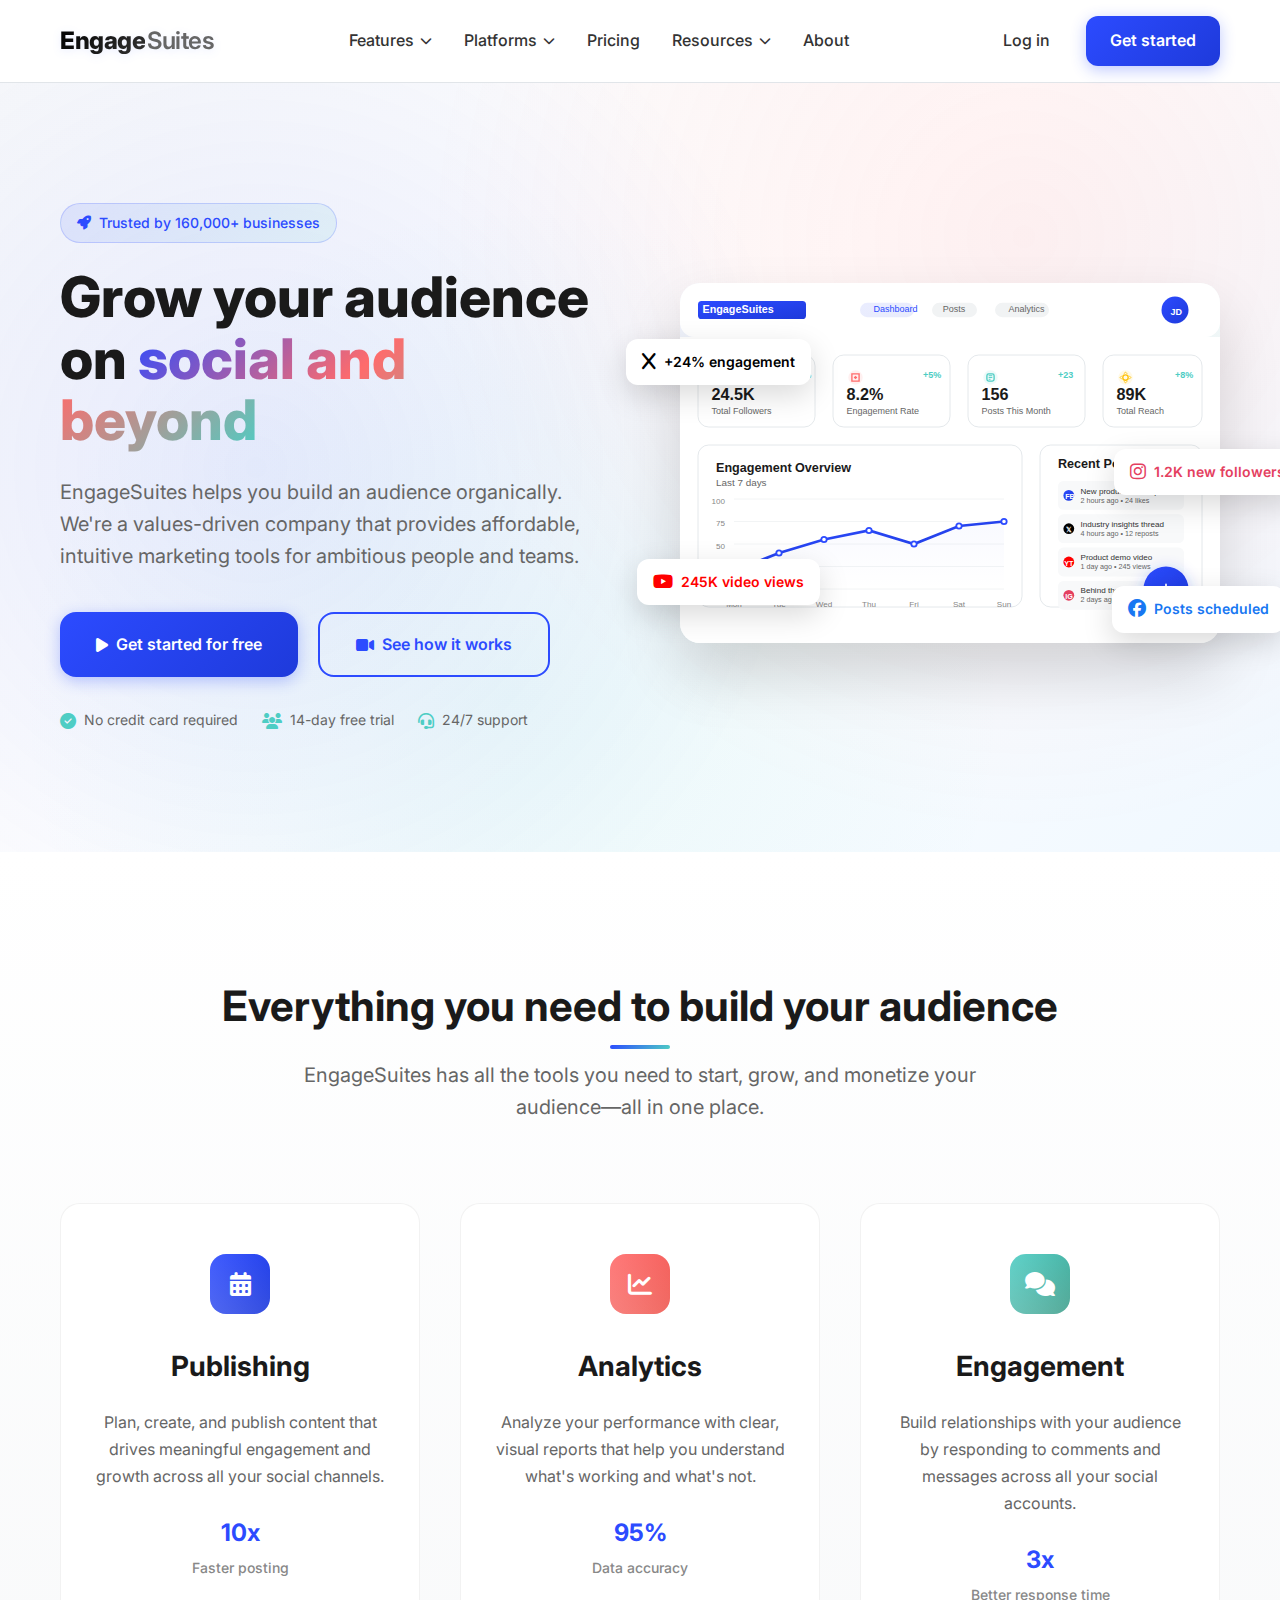
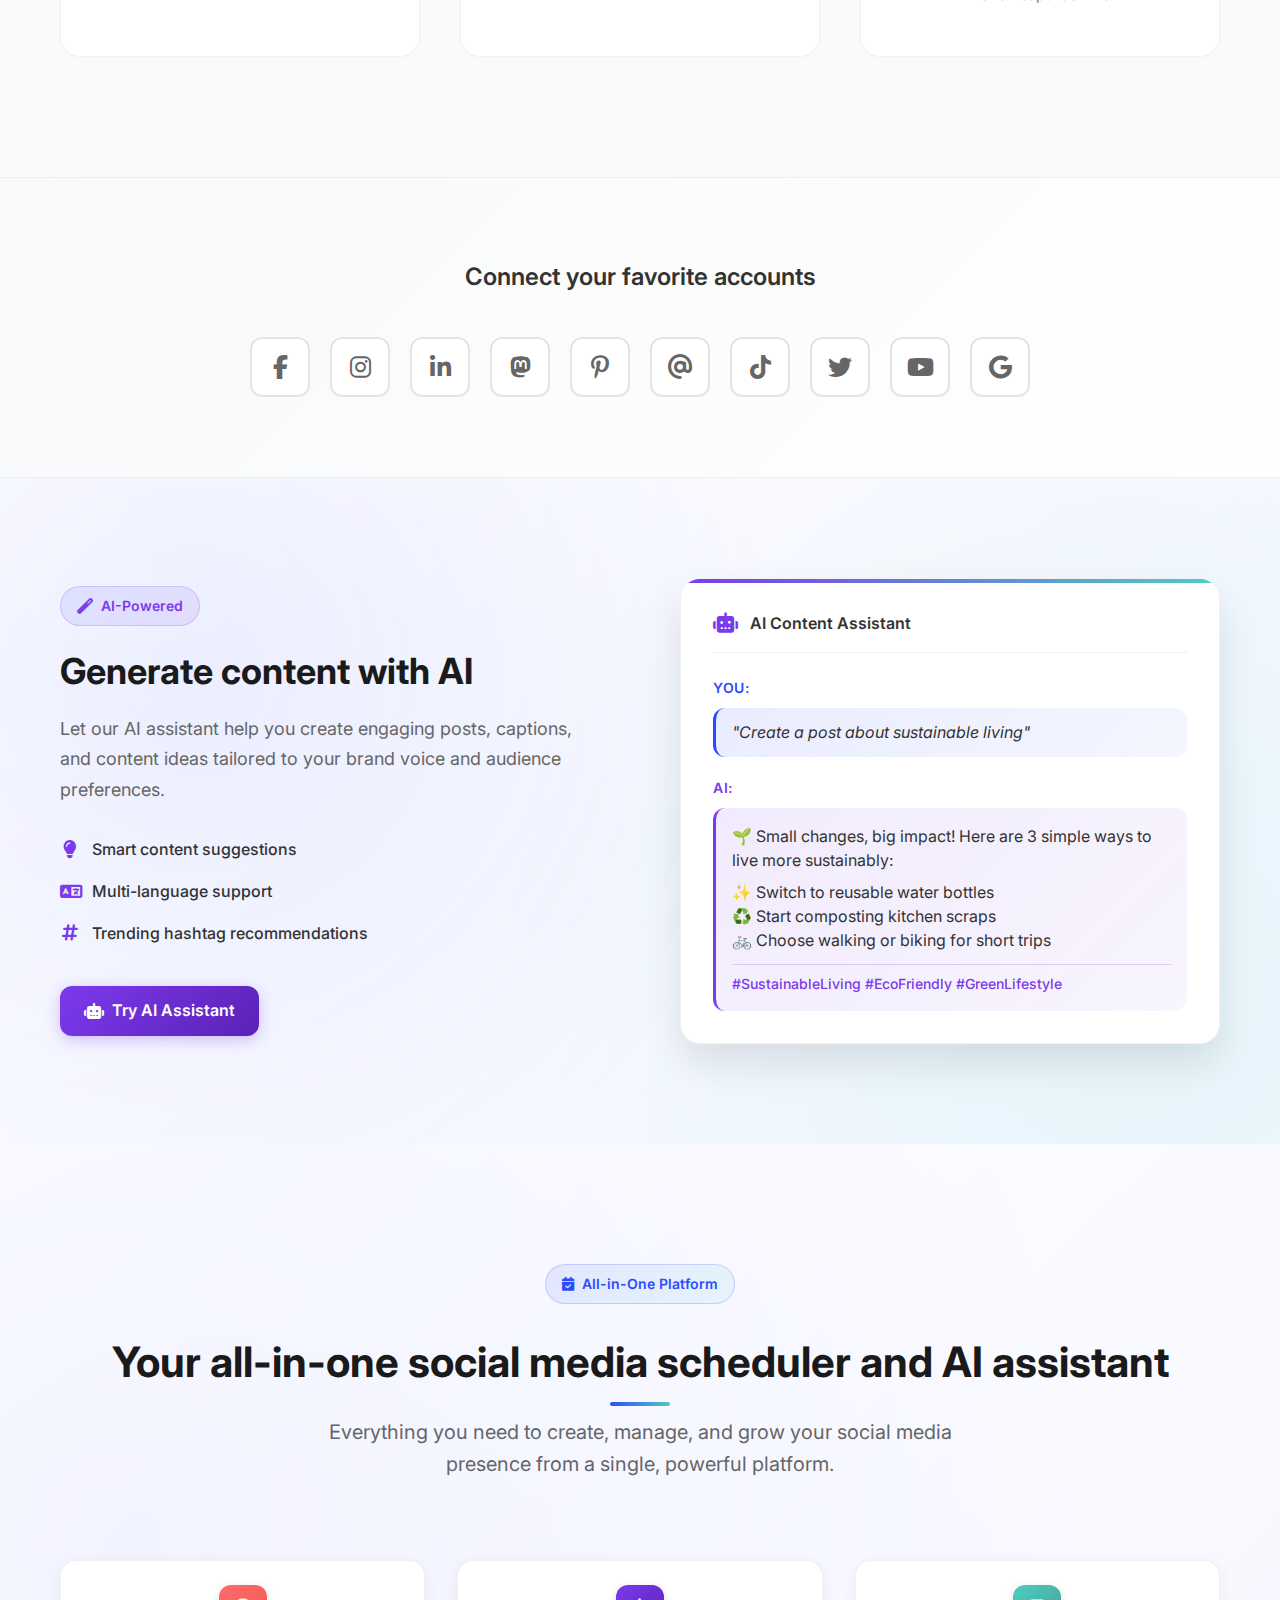
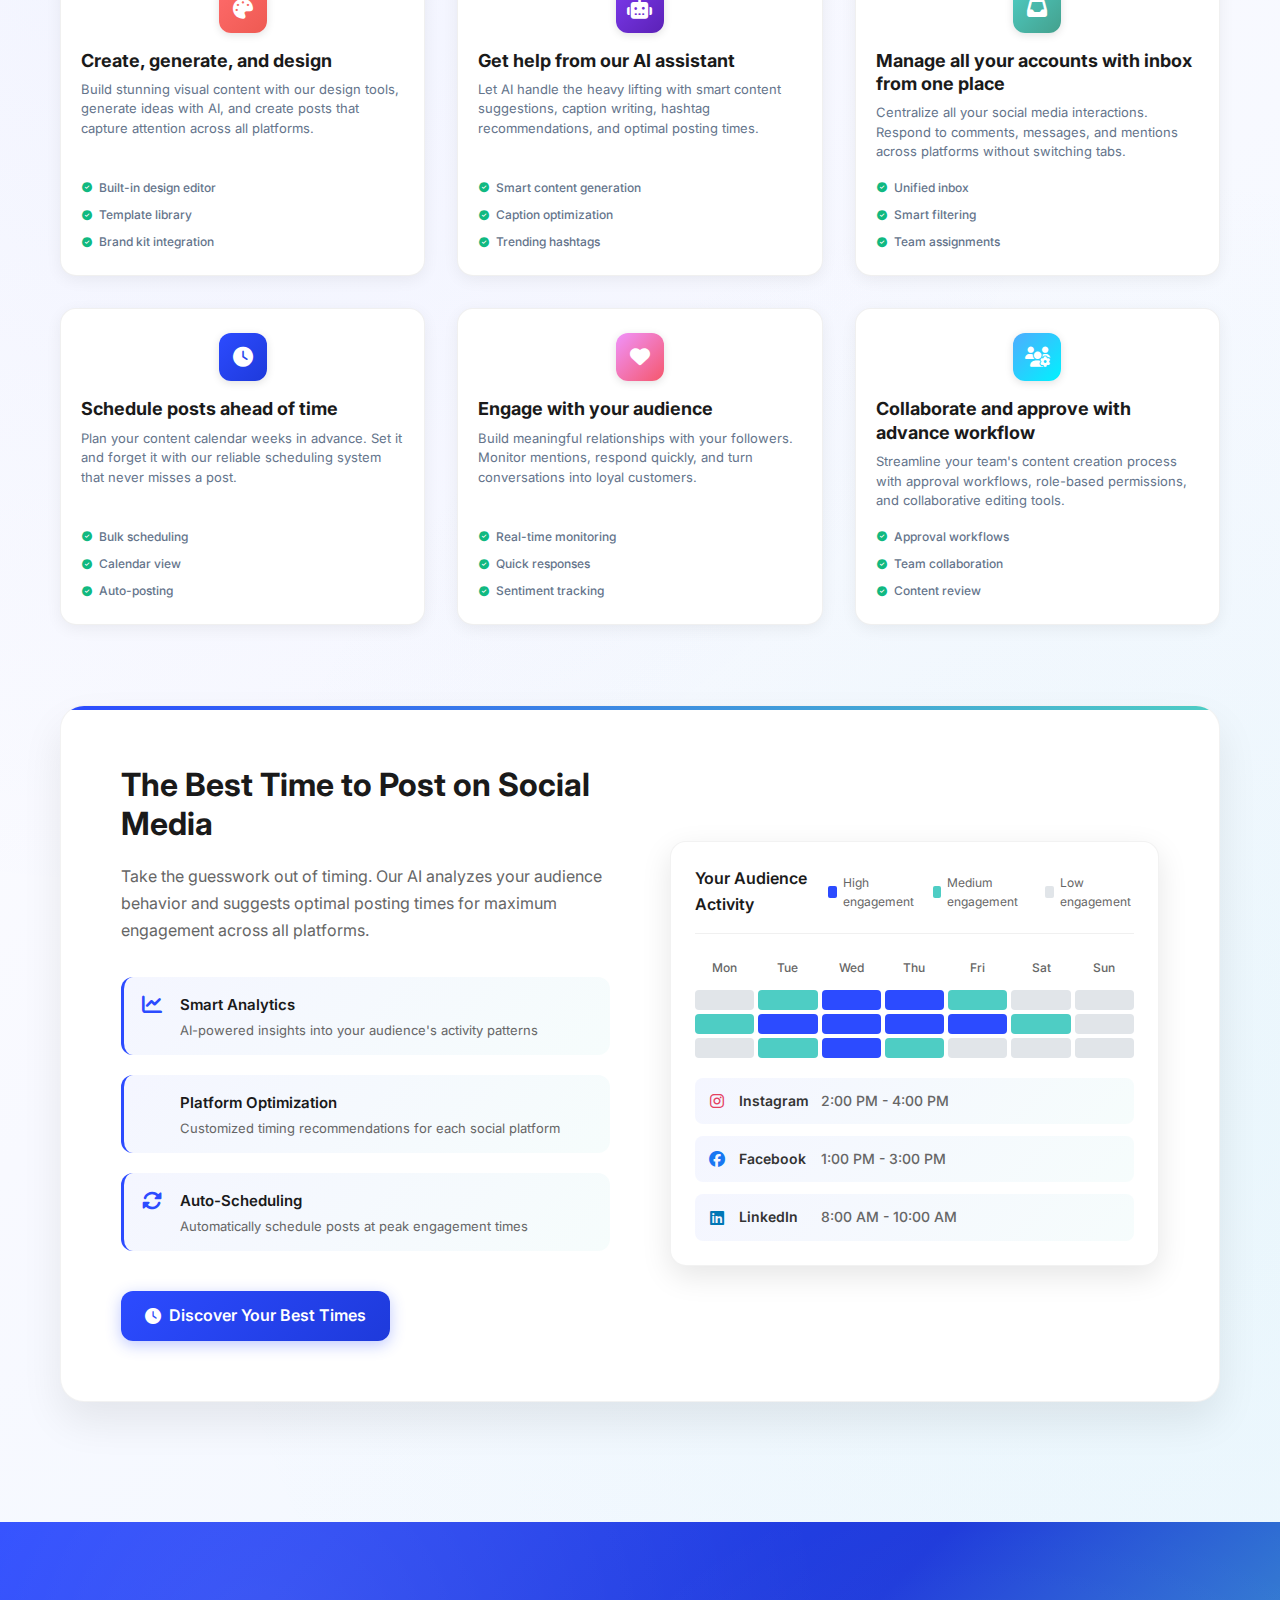
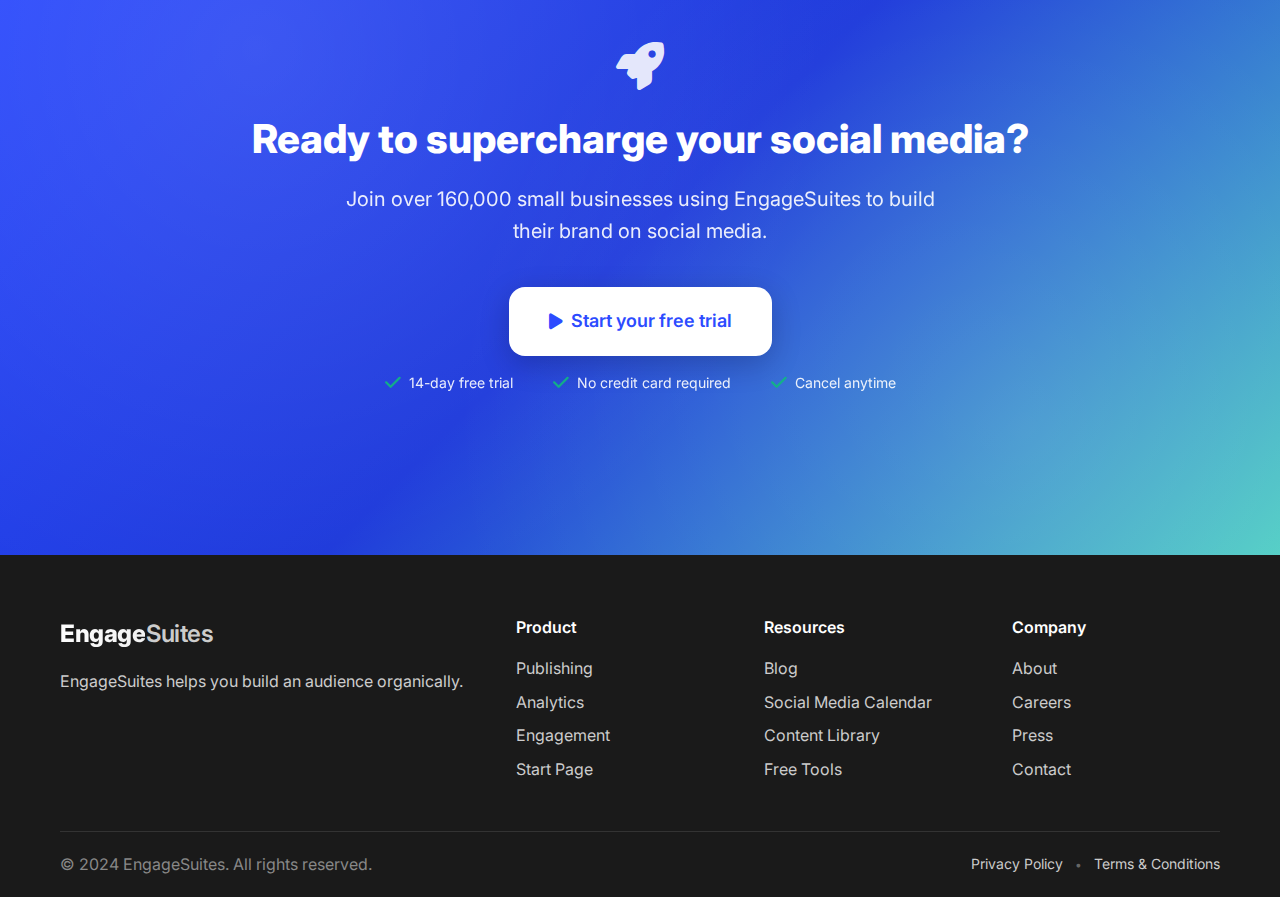
<file: index.html>
<!DOCTYPE html>
<html lang="en">

<head>
    <meta charset="UTF-8">
    <meta name="viewport" content="width=device-width, initial-scale=1.0">
    <title>EngageSuites - Social Media Management Platform</title>
    <link rel="stylesheet" href="styles.css">
    <link rel="preconnect" href="https://fonts.googleapis.com">
    <link rel="preconnect" href="https://fonts.gstatic.com" crossorigin>
    <link href="https://fonts.googleapis.com/css2?family=Inter:wght@300;400;500;600;700;800&display=swap"
        rel="stylesheet">
    <link rel="stylesheet" href="https://cdnjs.cloudflare.com/ajax/libs/font-awesome/6.4.0/css/all.min.css">
    <link rel="icon" type="image/svg+xml" href="favicon.svg">
    <link rel="icon" type="image/png" href="favicon-16x16.png">
</head>

<body>
    <!-- Header -->
    <header class="header">
        <nav class="nav">
            <div class="nav-container">
                <div class="nav-logo">
                    <a href="index.html" class="logo-link">
                        <span class="logo-text">
                            <span class="logo-engage">Engage</span><span class="logo-suites">Suites</span>
                        </span>
                    </a>
                </div>
                <ul class="nav-menu">
                    <li class="nav-item dropdown">
                        <a href="#" class="nav-link dropdown-toggle">
                            Features
                            <i class="fas fa-chevron-down"></i>
                        </a>
                        <div class="dropdown-menu">
                            <a href="#" class="dropdown-item">
                                <i class="fas fa-plus-circle"></i>
                                <div class="dropdown-item-content">
                                    <span class="dropdown-item-title">Create</span>
                                    <span class="dropdown-item-desc">Build your own library of content ideas</span>
                                </div>
                            </a>
                            <a href="#" class="dropdown-item">
                                <i class="fas fa-paper-plane"></i>
                                <div class="dropdown-item-content">
                                    <span class="dropdown-item-title">Publish</span>
                                    <span class="dropdown-item-desc">Plan and schedule your content across social media
                                        platforms</span>
                                </div>
                            </a>
                            <a href="#" class="dropdown-item">
                                <i class="fas fa-chart-line"></i>
                                <div class="dropdown-item-content">
                                    <span class="dropdown-item-title">Analyze</span>
                                    <span class="dropdown-item-desc">Measure performance and turn insights into
                                        growth</span>
                                </div>
                            </a>
                            <a href="#" class="dropdown-item">
                                <i class="fas fa-users"></i>
                                <div class="dropdown-item-content">
                                    <span class="dropdown-item-title">Collaborate</span>
                                    <span class="dropdown-item-desc">Work together seamlessly, from planning to
                                        publishing</span>
                                </div>
                            </a>
                        </div>
                    </li>
                    <li class="nav-item dropdown">
                        <a href="#" class="nav-link dropdown-toggle">
                            Platforms
                            <i class="fas fa-chevron-down"></i>
                        </a>
                        <div class="dropdown-menu">
                            <a href="#" class="dropdown-item">
                                <i class="fab fa-instagram"></i>
                                <div class="dropdown-item-content">
                                    <span class="dropdown-item-title">Instagram</span>
                                    <span class="dropdown-item-desc">Share photos, stories, and reels with your
                                        audience</span>
                                </div>
                            </a>
                            <a href="#" class="dropdown-item">
                                <i class="fab fa-facebook"></i>
                                <div class="dropdown-item-content">
                                    <span class="dropdown-item-title">Facebook</span>
                                    <span class="dropdown-item-desc">Connect with friends and grow your community</span>
                                </div>
                            </a>
                            <a href="#" class="dropdown-item">
                                <i class="fab fa-twitter"></i>
                                <div class="dropdown-item-content">
                                    <span class="dropdown-item-title">Twitter</span>
                                    <span class="dropdown-item-desc">Share thoughts and engage in real-time
                                        conversations</span>
                                </div>
                            </a>
                            <a href="#" class="dropdown-item">
                                <i class="fab fa-youtube"></i>
                                <div class="dropdown-item-content">
                                    <span class="dropdown-item-title">YouTube</span>
                                    <span class="dropdown-item-desc">Create and share video content with the
                                        world</span>
                                </div>
                            </a>
                        </div>
                    </li>
                    <li><a href="#" class="nav-link">Pricing</a></li>
                    <li class="nav-item dropdown">
                        <a href="#" class="nav-link dropdown-toggle">
                            Resources
                            <i class="fas fa-chevron-down"></i>
                        </a>
                        <div class="dropdown-menu">
                            <a href="#" class="dropdown-item">
                                <i class="fas fa-blog"></i>
                                <div class="dropdown-item-content">
                                    <span class="dropdown-item-title">Blogs</span>
                                    <span class="dropdown-item-desc">Read insights, tips, and industry updates</span>
                                </div>
                            </a>
                            <a href="#" class="dropdown-item">
                                <i class="fas fa-users"></i>
                                <div class="dropdown-item-content">
                                    <span class="dropdown-item-title">Community</span>
                                    <span class="dropdown-item-desc">Connect with other creators and marketers</span>
                                </div>
                            </a>
                            <a href="#" class="dropdown-item">
                                <i class="fas fa-headset"></i>
                                <div class="dropdown-item-content">
                                    <span class="dropdown-item-title">Support</span>
                                    <span class="dropdown-item-desc">Get help and find answers to your questions</span>
                                </div>
                            </a>
                        </div>
                    </li>
                    <li><a href="#" class="nav-link">About</a></li>
                </ul>
                <div class="nav-actions">
                    <a href="login.html" class="btn-login">Log in</a>
                    <a href="signup.html" class="btn-primary">Get started</a>
                </div>
            </div>
        </nav>
    </header>

    <!-- Hero Section -->
    <section class="hero">
        <div class="hero-bg-pattern"></div>
        <div class="container">
            <div class="hero-content">
                <div class="hero-badge">
                    <i class="fas fa-rocket"></i>
                    <span>Trusted by 160,000+ businesses</span>
                </div>
                <h1 class="hero-title">
                    Grow your audience on
                    <span class="gradient-text">social and beyond</span>
                </h1>
                <p class="hero-description">
                    EngageSuites helps you build an audience organically. We're a values-driven company that provides
                    affordable, intuitive marketing tools for ambitious people and teams.
                </p>
                <div class="hero-actions">
                    <a href="signup.html" class="btn-primary btn-large">
                        <i class="fas fa-play"></i>
                        Get started for free
                    </a>
                    <a href="#" class="btn-secondary btn-large">
                        <i class="fas fa-video"></i>
                        See how it works
                    </a>
                </div>
                <div class="hero-features">
                    <div class="hero-feature">
                        <i class="fas fa-check-circle"></i>
                        <span>No credit card required</span>
                    </div>
                    <div class="hero-feature">
                        <i class="fas fa-users"></i>
                        <span>14-day free trial</span>
                    </div>
                    <div class="hero-feature">
                        <i class="fas fa-headset"></i>
                        <span>24/7 support</span>
                    </div>
                </div>
            </div>
            <div class="hero-image">
                <div class="hero-image-container">
                    <div class="floating-card card-1">
                        <i class="fab fa-x"></i>
                        <span>+24% engagement</span>
                    </div>
                    <div class="floating-card card-2">
                        <i class="fab fa-instagram"></i>
                        <span>1.2K new followers</span>
                    </div>
                    <div class="floating-card card-3">
                        <i class="fab fa-youtube"></i>
                        <span>245K video views</span>
                    </div>
                    <div class="floating-card card-4">
                        <i class="fab fa-facebook"></i>
                        <span>Posts scheduled</span>
                    </div>
                    <img src="dashboard-preview.svg" alt="EngageSuites Dashboard">
                </div>
            </div>
        </div>
    </section>

    <!-- Features Section -->
    <section class="features">
        <div class="container">
            <div class="section-header">
                <h2>Everything you need to build your audience</h2>
                <p>EngageSuites has all the tools you need to start, grow, and monetize your audience—all in one place.
                </p>
            </div>
            <div class="features-grid">
                <div class="feature-card">
                    <div class="feature-icon">
                        <div class="icon-wrapper publishing">
                            <i class="fas fa-calendar-alt"></i>
                        </div>
                    </div>
                    <h3>Publishing</h3>
                    <p>Plan, create, and publish content that drives meaningful engagement and growth across all your
                        social channels.</p>
                    <div class="feature-stats">
                        <div class="stat">
                            <span class="stat-number">10x</span>
                            <span class="stat-label">Faster posting</span>
                        </div>
                    </div>
                </div>
                <div class="feature-card">
                    <div class="feature-icon">
                        <div class="icon-wrapper analytics">
                            <i class="fas fa-chart-line"></i>
                        </div>
                    </div>
                    <h3>Analytics</h3>
                    <p>Analyze your performance with clear, visual reports that help you understand what's working and
                        what's not.</p>
                    <div class="feature-stats">
                        <div class="stat">
                            <span class="stat-number">95%</span>
                            <span class="stat-label">Data accuracy</span>
                        </div>
                    </div>
                </div>
                <div class="feature-card">
                    <div class="feature-icon">
                        <div class="icon-wrapper engagement">
                            <i class="fas fa-comments"></i>
                        </div>
                    </div>
                    <h3>Engagement</h3>
                    <p>Build relationships with your audience by responding to comments and messages across all your
                        social accounts.</p>
                    <div class="feature-stats">
                        <div class="stat">
                            <span class="stat-number">3x</span>
                            <span class="stat-label">Better response time</span>
                        </div>
                    </div>
                </div>
            </div>
        </div>
    </section>

    <!-- Social Media Integration Section -->
    <section class="social-integration">
        <div class="container">
            <div class="social-integration-content">
                <h3>Connect your favorite accounts</h3>
                <div class="social-platforms">
                    <div class="platform-icon">
                        <i class="fab fa-facebook-f"></i>
                    </div>
                    <div class="platform-icon">
                        <i class="fab fa-instagram"></i>
                    </div>
                    <div class="platform-icon">
                        <i class="fab fa-linkedin-in"></i>
                    </div>
                    <div class="platform-icon">
                        <i class="fab fa-mastodon"></i>
                    </div>
                    <div class="platform-icon">
                        <i class="fab fa-pinterest-p"></i>
                    </div>
                    <div class="platform-icon">
                        <i class="fas fa-at"></i>
                    </div>
                    <div class="platform-icon">
                        <i class="fab fa-tiktok"></i>
                    </div>
                    <div class="platform-icon">
                        <i class="fab fa-twitter"></i>
                    </div>
                    <div class="platform-icon">
                        <i class="fab fa-youtube"></i>
                    </div>
                    <div class="platform-icon">
                        <i class="fab fa-google"></i>
                    </div>
                </div>
            </div>
        </div>
    </section>

    <!-- AI Content Generation Section -->
    <section class="ai-content-generation">
        <div class="container">
            <div class="ai-content-wrapper">
                <div class="ai-content-text">
                    <div class="ai-badge">
                        <i class="fas fa-magic"></i>
                        <span>AI-Powered</span>
                    </div>
                    <h3>Generate content with AI</h3>
                    <p>Let our AI assistant help you create engaging posts, captions, and content ideas tailored to your
                        brand voice and audience preferences.</p>
                    <div class="ai-features">
                        <div class="ai-feature">
                            <i class="fas fa-lightbulb"></i>
                            <span>Smart content suggestions</span>
                        </div>
                        <div class="ai-feature">
                            <i class="fas fa-language"></i>
                            <span>Multi-language support</span>
                        </div>
                        <div class="ai-feature">
                            <i class="fas fa-hashtag"></i>
                            <span>Trending hashtag recommendations</span>
                        </div>
                    </div>
                    <a href="signup.html" class="btn-primary">
                        <i class="fas fa-robot"></i>
                        Try AI Assistant
                    </a>
                </div>
                <div class="ai-content-visual">
                    <div class="ai-demo-card">
                        <div class="ai-demo-header">
                            <i class="fas fa-robot"></i>
                            <span>AI Content Assistant</span>
                        </div>
                        <div class="ai-demo-content">
                            <div class="ai-prompt">
                                <span class="prompt-label">You:</span>
                                <span class="prompt-text">"Create a post about sustainable living"</span>
                            </div>
                            <div class="ai-response">
                                <span class="response-label">AI:</span>
                                <div class="response-text">
                                    <p>🌱 Small changes, big impact! Here are 3 simple ways to live more sustainably:
                                    </p>
                                    <p>✨ Switch to reusable water bottles<br>
                                        ♻️ Start composting kitchen scraps<br>
                                        🚲 Choose walking or biking for short trips</p>
                                    <div class="suggested-hashtags">
                                        #SustainableLiving #EcoFriendly #GreenLifestyle
                                    </div>
                                </div>
                            </div>
                        </div>
                    </div>
                </div>
            </div>
        </div>
    </section>

    <!-- Social Media Scheduler Section -->
    <section class="social-scheduler">
        <div class="container">
            <div class="section-header">
                <div class="scheduler-badge">
                    <i class="fas fa-calendar-check"></i>
                    <span>All-in-One Platform</span>
                </div>
                <h2>Your all-in-one social media scheduler and AI assistant</h2>
                <p>Everything you need to create, manage, and grow your social media presence from a single, powerful
                    platform.</p>
            </div>

            <div class="scheduler-features-grid">
                <div class="scheduler-feature">
                    <div class="scheduler-feature-icon">
                        <div class="icon-wrapper create">
                            <i class="fas fa-palette"></i>
                        </div>
                    </div>
                    <h3>Create, generate, and design</h3>
                    <p>Build stunning visual content with our design tools, generate ideas with AI, and create posts
                        that capture attention across all platforms.</p>
                    <div class="feature-highlights">
                        <div class="highlight">
                            <i class="fas fa-check-circle"></i>
                            <span>Built-in design editor</span>
                        </div>
                        <div class="highlight">
                            <i class="fas fa-check-circle"></i>
                            <span>Template library</span>
                        </div>
                        <div class="highlight">
                            <i class="fas fa-check-circle"></i>
                            <span>Brand kit integration</span>
                        </div>
                    </div>
                </div>

                <div class="scheduler-feature">
                    <div class="scheduler-feature-icon">
                        <div class="icon-wrapper ai-assistant">
                            <i class="fas fa-robot"></i>
                        </div>
                    </div>
                    <h3>Get help from our AI assistant</h3>
                    <p>Let AI handle the heavy lifting with smart content suggestions, caption writing, hashtag
                        recommendations, and optimal posting times.</p>
                    <div class="feature-highlights">
                        <div class="highlight">
                            <i class="fas fa-check-circle"></i>
                            <span>Smart content generation</span>
                        </div>
                        <div class="highlight">
                            <i class="fas fa-check-circle"></i>
                            <span>Caption optimization</span>
                        </div>
                        <div class="highlight">
                            <i class="fas fa-check-circle"></i>
                            <span>Trending hashtags</span>
                        </div>
                    </div>
                </div>

                <div class="scheduler-feature">
                    <div class="scheduler-feature-icon">
                        <div class="icon-wrapper inbox">
                            <i class="fas fa-inbox"></i>
                        </div>
                    </div>
                    <h3>Manage all your accounts with inbox from one place</h3>
                    <p>Centralize all your social media interactions. Respond to comments, messages, and mentions across
                        platforms without switching tabs.</p>
                    <div class="feature-highlights">
                        <div class="highlight">
                            <i class="fas fa-check-circle"></i>
                            <span>Unified inbox</span>
                        </div>
                        <div class="highlight">
                            <i class="fas fa-check-circle"></i>
                            <span>Smart filtering</span>
                        </div>
                        <div class="highlight">
                            <i class="fas fa-check-circle"></i>
                            <span>Team assignments</span>
                        </div>
                    </div>
                </div>

                <div class="scheduler-feature">
                    <div class="scheduler-feature-icon">
                        <div class="icon-wrapper schedule">
                            <i class="fas fa-clock"></i>
                        </div>
                    </div>
                    <h3>Schedule posts ahead of time</h3>
                    <p>Plan your content calendar weeks in advance. Set it and forget it with our reliable scheduling
                        system that never misses a post.</p>
                    <div class="feature-highlights">
                        <div class="highlight">
                            <i class="fas fa-check-circle"></i>
                            <span>Bulk scheduling</span>
                        </div>
                        <div class="highlight">
                            <i class="fas fa-check-circle"></i>
                            <span>Calendar view</span>
                        </div>
                        <div class="highlight">
                            <i class="fas fa-check-circle"></i>
                            <span>Auto-posting</span>
                        </div>
                    </div>
                </div>

                <div class="scheduler-feature">
                    <div class="scheduler-feature-icon">
                        <div class="icon-wrapper engage">
                            <i class="fas fa-heart"></i>
                        </div>
                    </div>
                    <h3>Engage with your audience</h3>
                    <p>Build meaningful relationships with your followers. Monitor mentions, respond quickly, and turn
                        conversations into loyal customers.</p>
                    <div class="feature-highlights">
                        <div class="highlight">
                            <i class="fas fa-check-circle"></i>
                            <span>Real-time monitoring</span>
                        </div>
                        <div class="highlight">
                            <i class="fas fa-check-circle"></i>
                            <span>Quick responses</span>
                        </div>
                        <div class="highlight">
                            <i class="fas fa-check-circle"></i>
                            <span>Sentiment tracking</span>
                        </div>
                    </div>
                </div>

                <div class="scheduler-feature">
                    <div class="scheduler-feature-icon">
                        <div class="icon-wrapper workflow">
                            <i class="fas fa-users-cog"></i>
                        </div>
                    </div>
                    <h3>Collaborate and approve with advance workflow</h3>
                    <p>Streamline your team's content creation process with approval workflows, role-based permissions,
                        and collaborative editing tools.</p>
                    <div class="feature-highlights">
                        <div class="highlight">
                            <i class="fas fa-check-circle"></i>
                            <span>Approval workflows</span>
                        </div>
                        <div class="highlight">
                            <i class="fas fa-check-circle"></i>
                            <span>Team collaboration</span>
                        </div>
                        <div class="highlight">
                            <i class="fas fa-check-circle"></i>
                            <span>Content review</span>
                        </div>
                    </div>
                </div>
            </div>

            <!-- Best Time to Post Section -->
            <div class="best-time-section">
                <div class="best-time-content">
                    <div class="best-time-text">
                        <h3>The Best Time to Post on Social Media</h3>
                        <p>Take the guesswork out of timing. Our AI analyzes your audience behavior and suggests optimal
                            posting times for maximum engagement across all platforms.</p>
                        <div class="timing-features">
                            <div class="timing-feature">
                                <i class="fas fa-chart-line"></i>
                                <div class="timing-feature-content">
                                    <span class="timing-title">Smart Analytics</span>
                                    <span class="timing-desc">AI-powered insights into your audience's activity
                                        patterns</span>
                                </div>
                            </div>
                            <div class="timing-feature">
                                <i class="fas fa-target"></i>
                                <div class="timing-feature-content">
                                    <span class="timing-title">Platform Optimization</span>
                                    <span class="timing-desc">Customized timing recommendations for each social
                                        platform</span>
                                </div>
                            </div>
                            <div class="timing-feature">
                                <i class="fas fa-sync-alt"></i>
                                <div class="timing-feature-content">
                                    <span class="timing-title">Auto-Scheduling</span>
                                    <span class="timing-desc">Automatically schedule posts at peak engagement
                                        times</span>
                                </div>
                            </div>
                        </div>
                        <a href="signup.html" class="btn-primary">
                            <i class="fas fa-clock"></i>
                            Discover Your Best Times
                        </a>
                    </div>
                    <div class="best-time-visual">
                        <div class="timing-chart">
                            <div class="chart-header">
                                <h4>Your Audience Activity</h4>
                                <div class="chart-legend">
                                    <div class="legend-item">
                                        <div class="legend-color high"></div>
                                        <span>High engagement</span>
                                    </div>
                                    <div class="legend-item">
                                        <div class="legend-color medium"></div>
                                        <span>Medium engagement</span>
                                    </div>
                                    <div class="legend-item">
                                        <div class="legend-color low"></div>
                                        <span>Low engagement</span>
                                    </div>
                                </div>
                            </div>
                            <div class="chart-grid">
                                <div class="chart-days">
                                    <span>Mon</span>
                                    <span>Tue</span>
                                    <span>Wed</span>
                                    <span>Thu</span>
                                    <span>Fri</span>
                                    <span>Sat</span>
                                    <span>Sun</span>
                                </div>
                                <div class="chart-hours">
                                    <div class="hour-row">
                                        <div class="hour-cell low"></div>
                                        <div class="hour-cell medium"></div>
                                        <div class="hour-cell high"></div>
                                        <div class="hour-cell high"></div>
                                        <div class="hour-cell medium"></div>
                                        <div class="hour-cell low"></div>
                                        <div class="hour-cell low"></div>
                                    </div>
                                    <div class="hour-row">
                                        <div class="hour-cell medium"></div>
                                        <div class="hour-cell high"></div>
                                        <div class="hour-cell high"></div>
                                        <div class="hour-cell high"></div>
                                        <div class="hour-cell high"></div>
                                        <div class="hour-cell medium"></div>
                                        <div class="hour-cell low"></div>
                                    </div>
                                    <div class="hour-row">
                                        <div class="hour-cell low"></div>
                                        <div class="hour-cell medium"></div>
                                        <div class="hour-cell high"></div>
                                        <div class="hour-cell medium"></div>
                                        <div class="hour-cell low"></div>
                                        <div class="hour-cell low"></div>
                                        <div class="hour-cell low"></div>
                                    </div>
                                </div>
                            </div>
                            <div class="optimal-times">
                                <div class="optimal-time">
                                    <i class="fab fa-instagram"></i>
                                    <span class="platform">Instagram</span>
                                    <span class="time">2:00 PM - 4:00 PM</span>
                                </div>
                                <div class="optimal-time">
                                    <i class="fab fa-facebook"></i>
                                    <span class="platform">Facebook</span>
                                    <span class="time">1:00 PM - 3:00 PM</span>
                                </div>
                                <div class="optimal-time">
                                    <i class="fab fa-linkedin"></i>
                                    <span class="platform">LinkedIn</span>
                                    <span class="time">8:00 AM - 10:00 AM</span>
                                </div>
                            </div>
                        </div>
                    </div>
                </div>
            </div>
        </div>
    </section>

    <!-- CTA Section -->
    <section class="cta">
        <div class="cta-bg-pattern"></div>
        <div class="container">
            <div class="cta-content">
                <div class="cta-icon">
                    <i class="fas fa-rocket"></i>
                </div>
                <h2>Ready to supercharge your social media?</h2>
                <p>Join over 160,000 small businesses using EngageSuites to build their brand on social media.</p>
                <div class="cta-actions">
                    <a href="signup.html" class="btn-primary btn-large cta-btn">
                        <i class="fas fa-play"></i>
                        Start your free trial
                    </a>
                    <div class="cta-features">
                        <div class="cta-feature">
                            <i class="fas fa-check"></i>
                            <span>14-day free trial</span>
                        </div>
                        <div class="cta-feature">
                            <i class="fas fa-check"></i>
                            <span>No credit card required</span>
                        </div>
                        <div class="cta-feature">
                            <i class="fas fa-check"></i>
                            <span>Cancel anytime</span>
                        </div>
                    </div>
                </div>
            </div>
        </div>
    </section>

    <!-- Footer -->
    <footer class="footer">
        <div class="container">
            <div class="footer-content">
                <div class="footer-section">
                    <div class="footer-logo">
                        <a href="index.html" class="footer-logo-link">
                            <span class="footer-logo-text">
                                <span class="footer-logo-engage">Engage</span><span class="footer-logo-suites">Suites</span>
                            </span>
                        </a>
                    </div>
                    <p>EngageSuites helps you build an audience organically.</p>
                </div>
                <div class="footer-section">
                    <h4>Product</h4>
                    <ul>
                        <li><a href="#">Publishing</a></li>
                        <li><a href="#">Analytics</a></li>
                        <li><a href="#">Engagement</a></li>
                        <li><a href="#">Start Page</a></li>
                    </ul>
                </div>
                <div class="footer-section">
                    <h4>Resources</h4>
                    <ul>
                        <li><a href="#">Blog</a></li>
                        <li><a href="#">Social Media Calendar</a></li>
                        <li><a href="#">Content Library</a></li>
                        <li><a href="#">Free Tools</a></li>
                    </ul>
                </div>
                <div class="footer-section">
                    <h4>Company</h4>
                    <ul>
                        <li><a href="#">About</a></li>
                        <li><a href="#">Careers</a></li>
                        <li><a href="#">Press</a></li>
                        <li><a href="#">Contact</a></li>
                    </ul>
                </div>
            </div>
            <div class="footer-bottom">
                <div class="footer-legal">
                    <p>&copy; 2024 EngageSuites. All rights reserved.</p>
                    <div class="footer-links">
                        <a href="privacy-policy.html">Privacy Policy</a>
                        <span class="separator">•</span>
                        <a href="terms-conditions.html">Terms & Conditions</a>
                    </div>
                </div>
            </div>
        </div>
    </footer>

    <script>
        // Enhanced logo interactivity
        document.addEventListener('DOMContentLoaded', function () {
            const navLogo = document.querySelector('.nav-logo');
            const footerLogo = document.querySelector('.footer-logo');

            // Add click animation to logos
            function addLogoClickEffect(logoElement) {
                if (!logoElement) return;

                logoElement.addEventListener('click', function (e) {
                    e.preventDefault();

                    // Add a temporary class for click animation
                    this.classList.add('logo-clicked');

                    // Create ripple effect
                    const ripple = document.createElement('div');
                    ripple.className = 'logo-ripple';
                    this.appendChild(ripple);

                    // Remove the effect after animation
                    setTimeout(() => {
                        this.classList.remove('logo-clicked');
                        if (ripple.parentNode) {
                            ripple.parentNode.removeChild(ripple);
                        }
                    }, 600);
                });

                // Add hover sound effect (optional - can be enabled)
                logoElement.addEventListener('mouseenter', function () {
                    // Subtle visual feedback on hover
                    this.style.transform = 'scale(1.02)';
                });

                logoElement.addEventListener('mouseleave', function () {
                    this.style.transform = 'scale(1)';
                });
            }

            addLogoClickEffect(navLogo);
            addLogoClickEffect(footerLogo);

            // Add scroll-based logo animation
            let lastScrollY = window.scrollY;

            window.addEventListener('scroll', function () {
                const currentScrollY = window.scrollY;
                const scrollDelta = Math.abs(currentScrollY - lastScrollY);

                if (navLogo && scrollDelta > 5) {
                    // Add subtle bounce effect when scrolling
                    navLogo.style.animation = 'logoScrollBounce 0.3s ease-out';

                    setTimeout(() => {
                        if (navLogo) {
                            navLogo.style.animation = '';
                        }
                    }, 300);
                }

                lastScrollY = currentScrollY;
            });

            // Dropdown functionality
            const dropdowns = document.querySelectorAll('.dropdown');

            dropdowns.forEach(dropdown => {
                const dropdownToggle = dropdown.querySelector('.dropdown-toggle');
                const dropdownMenu = dropdown.querySelector('.dropdown-menu');

                // Add hover events
                dropdown.addEventListener('mouseenter', function () {
                    this.classList.add('active');
                });

                dropdown.addEventListener('mouseleave', function () {
                    this.classList.remove('active');
                });

                // Handle click events for mobile
                dropdownToggle.addEventListener('click', function (e) {
                    e.preventDefault();
                    dropdown.classList.toggle('active');
                });
            });

            // Close dropdowns when clicking outside
            document.addEventListener('click', function (e) {
                if (!e.target.closest('.dropdown')) {
                    dropdowns.forEach(dropdown => {
                        dropdown.classList.remove('active');
                    });
                }
            });
        });
    </script>
</body>

</html>
</file>
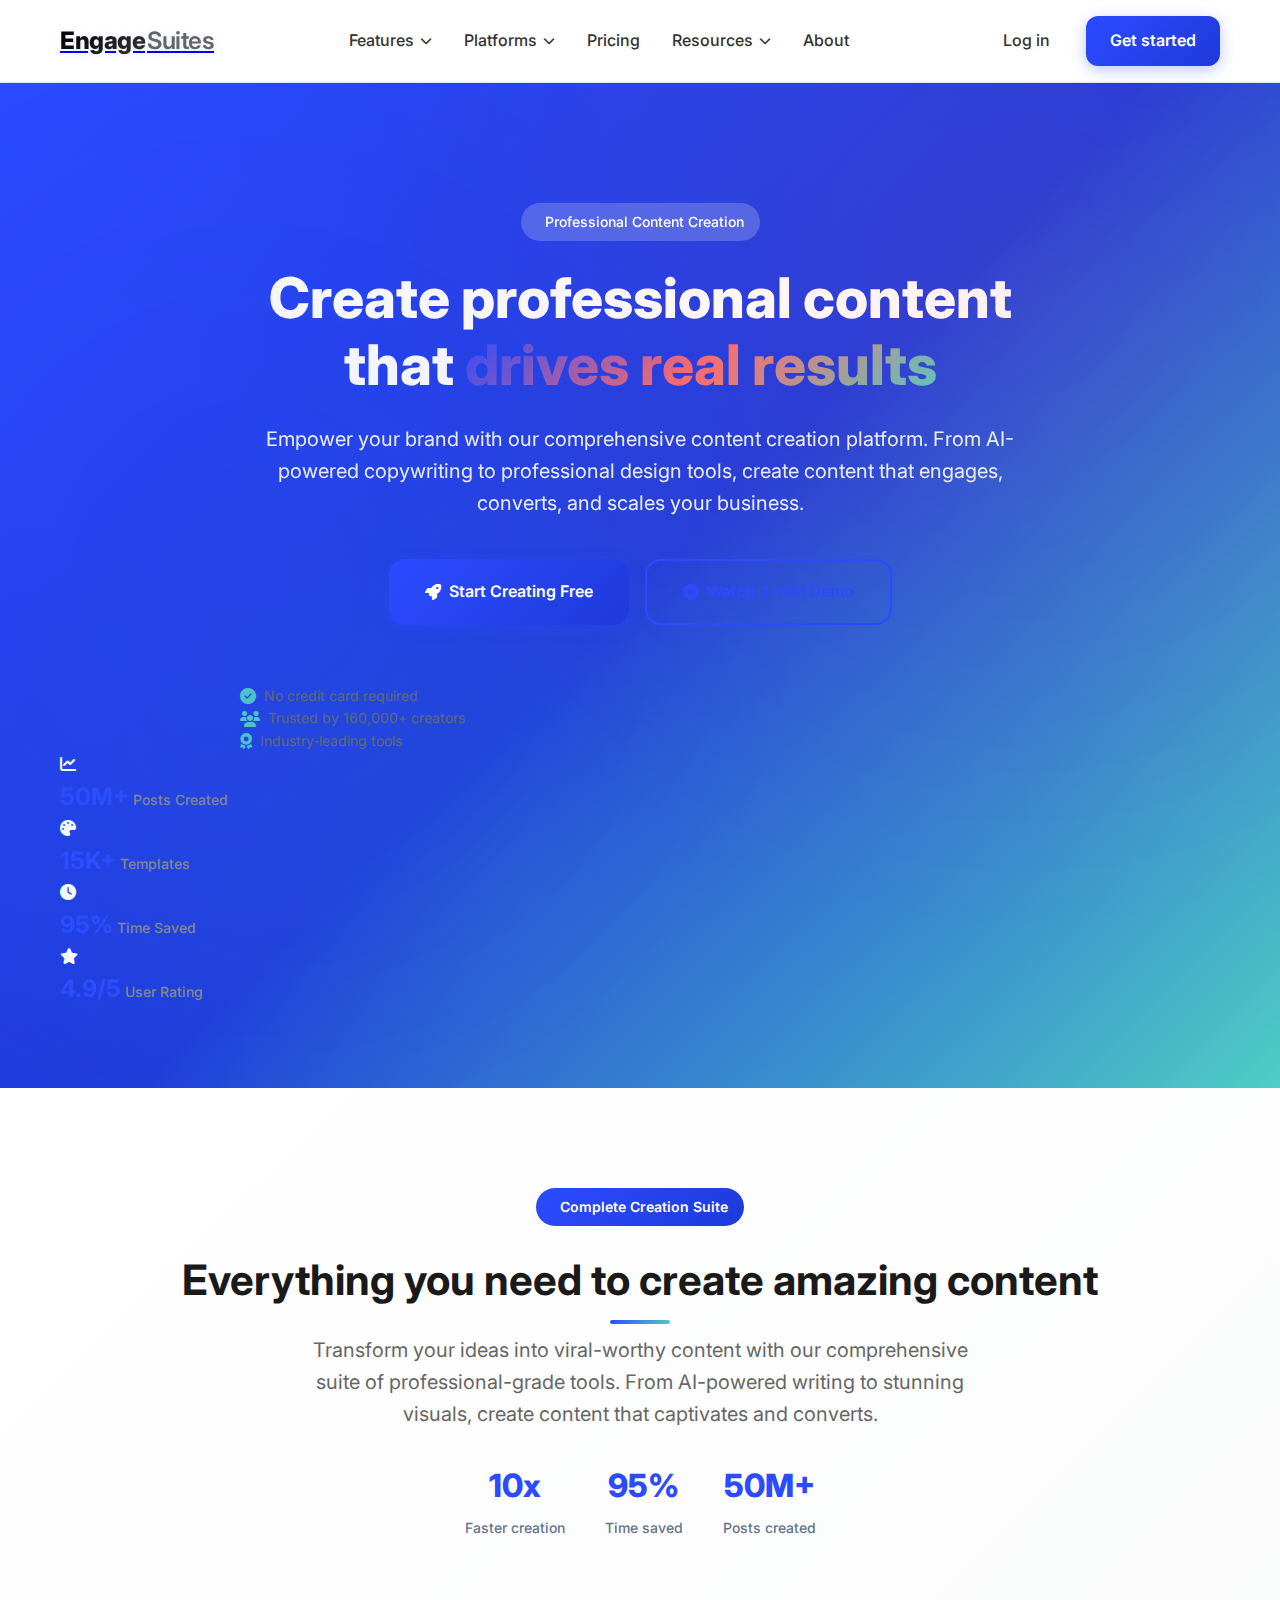
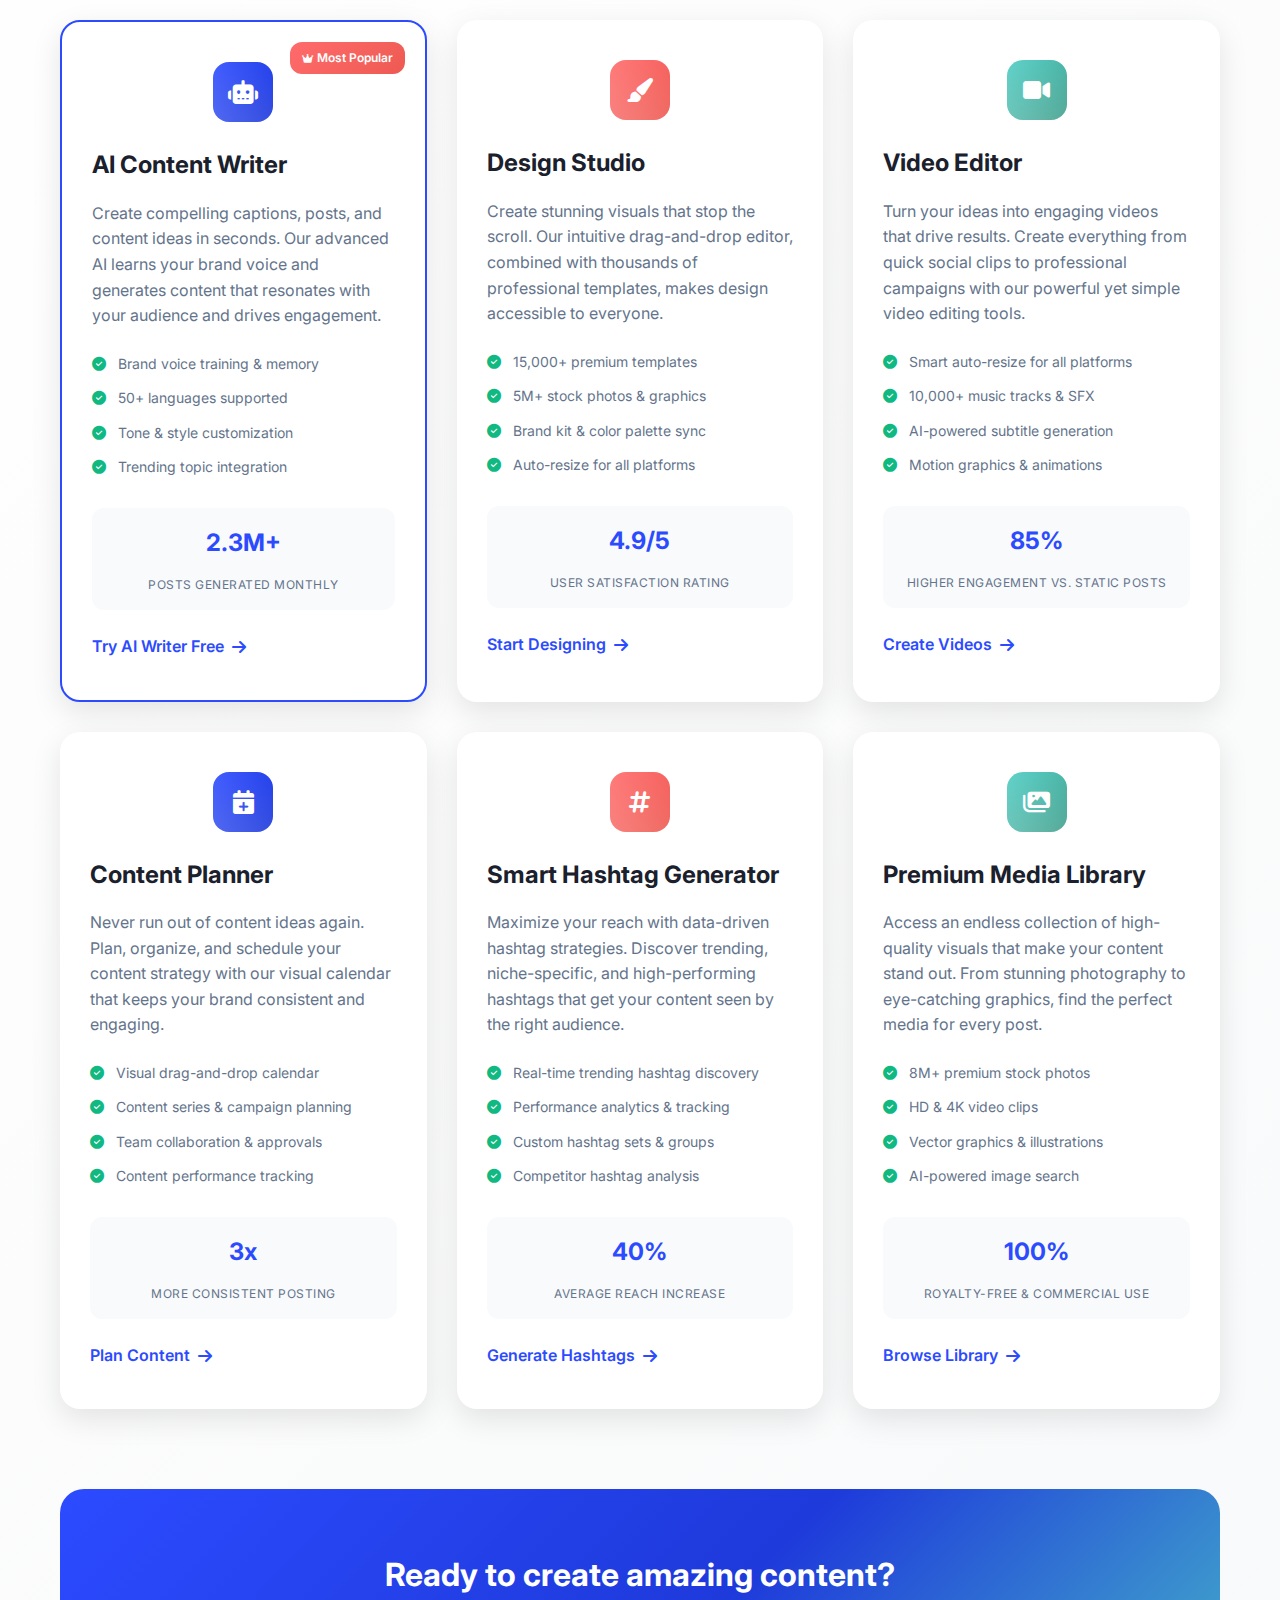
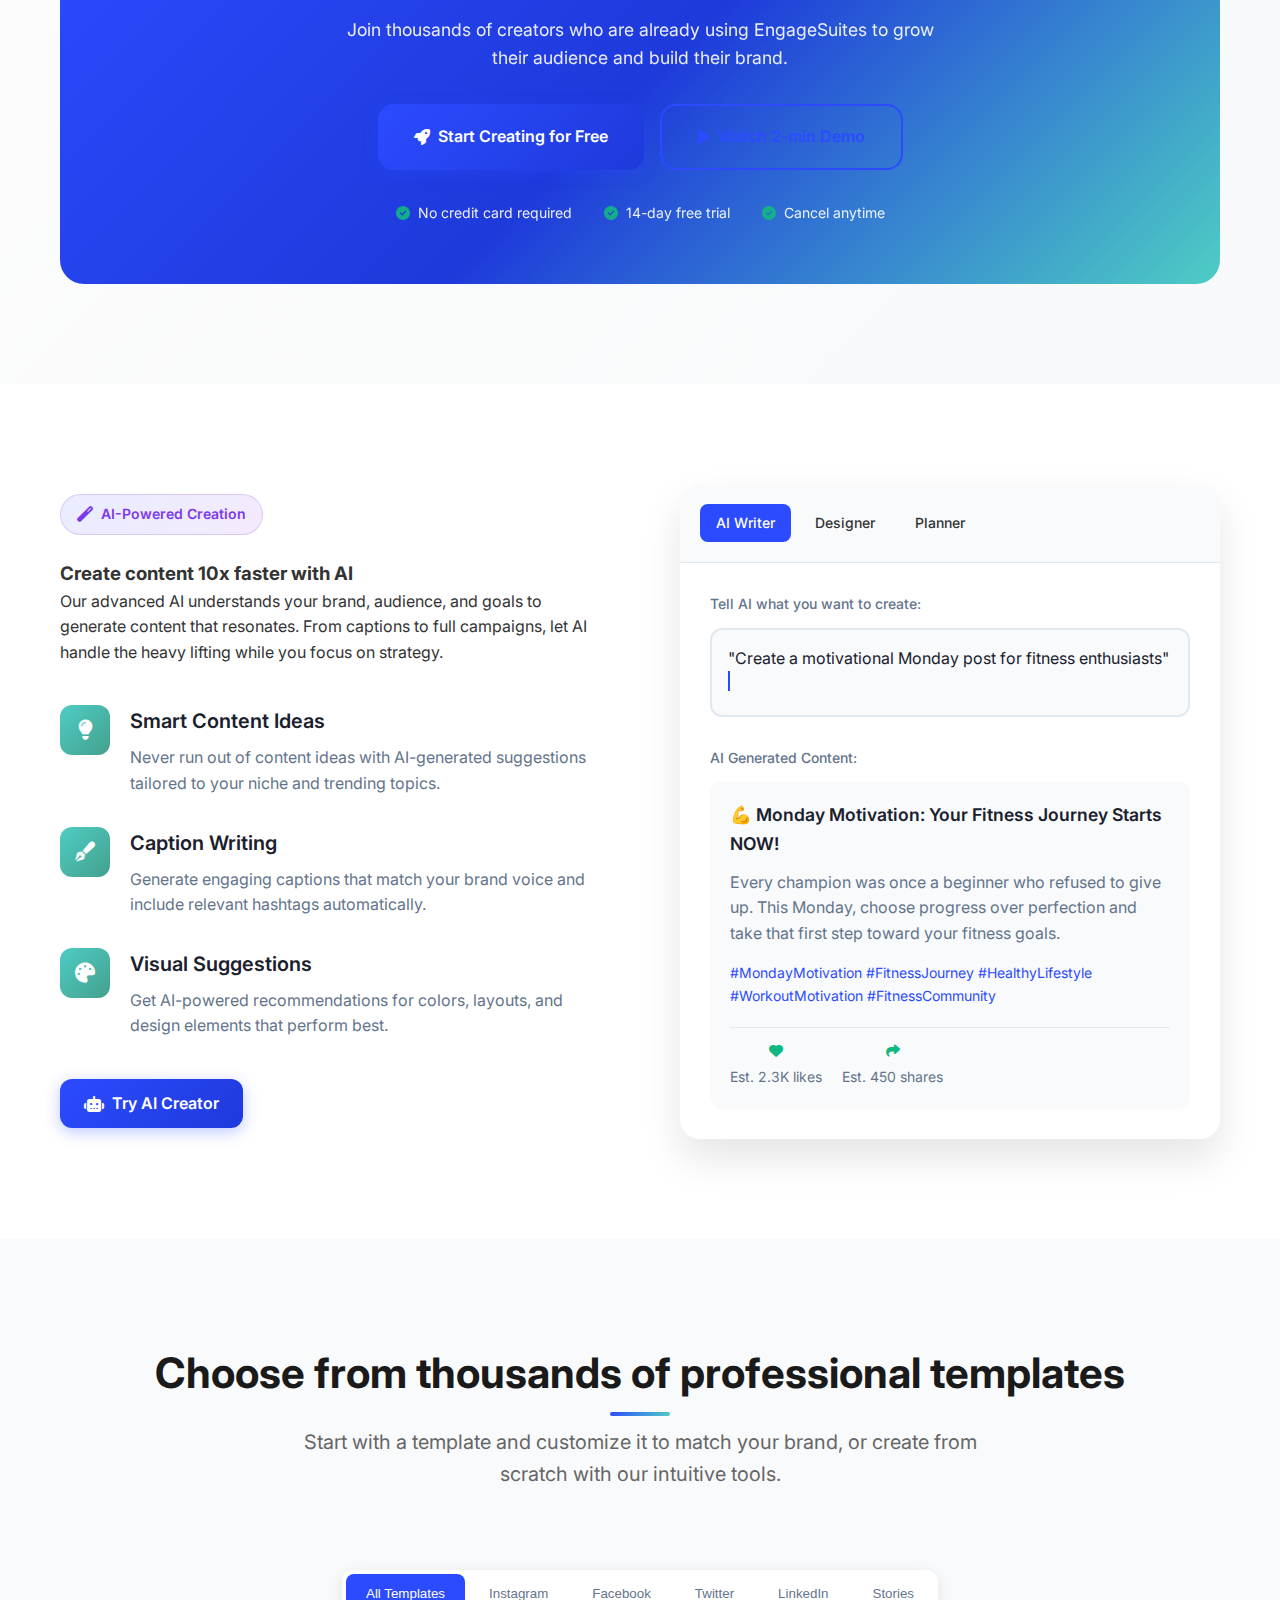
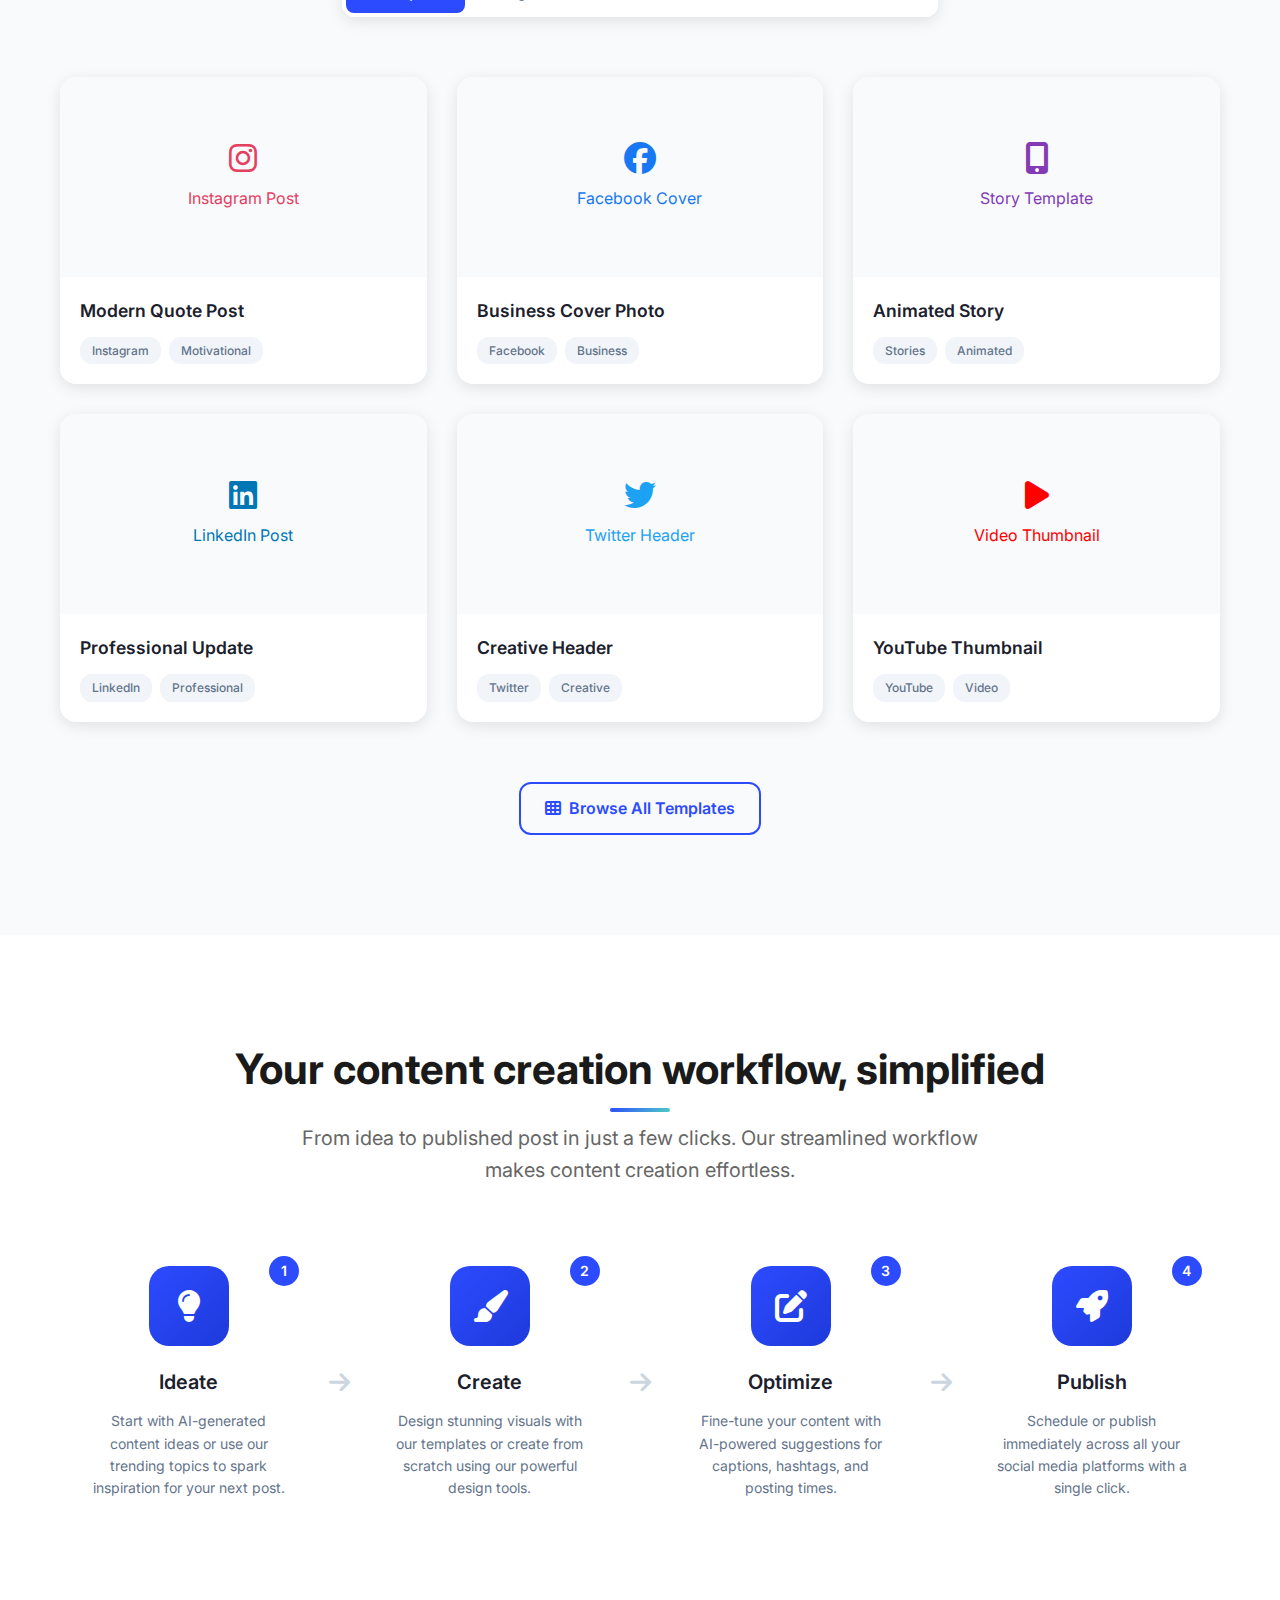
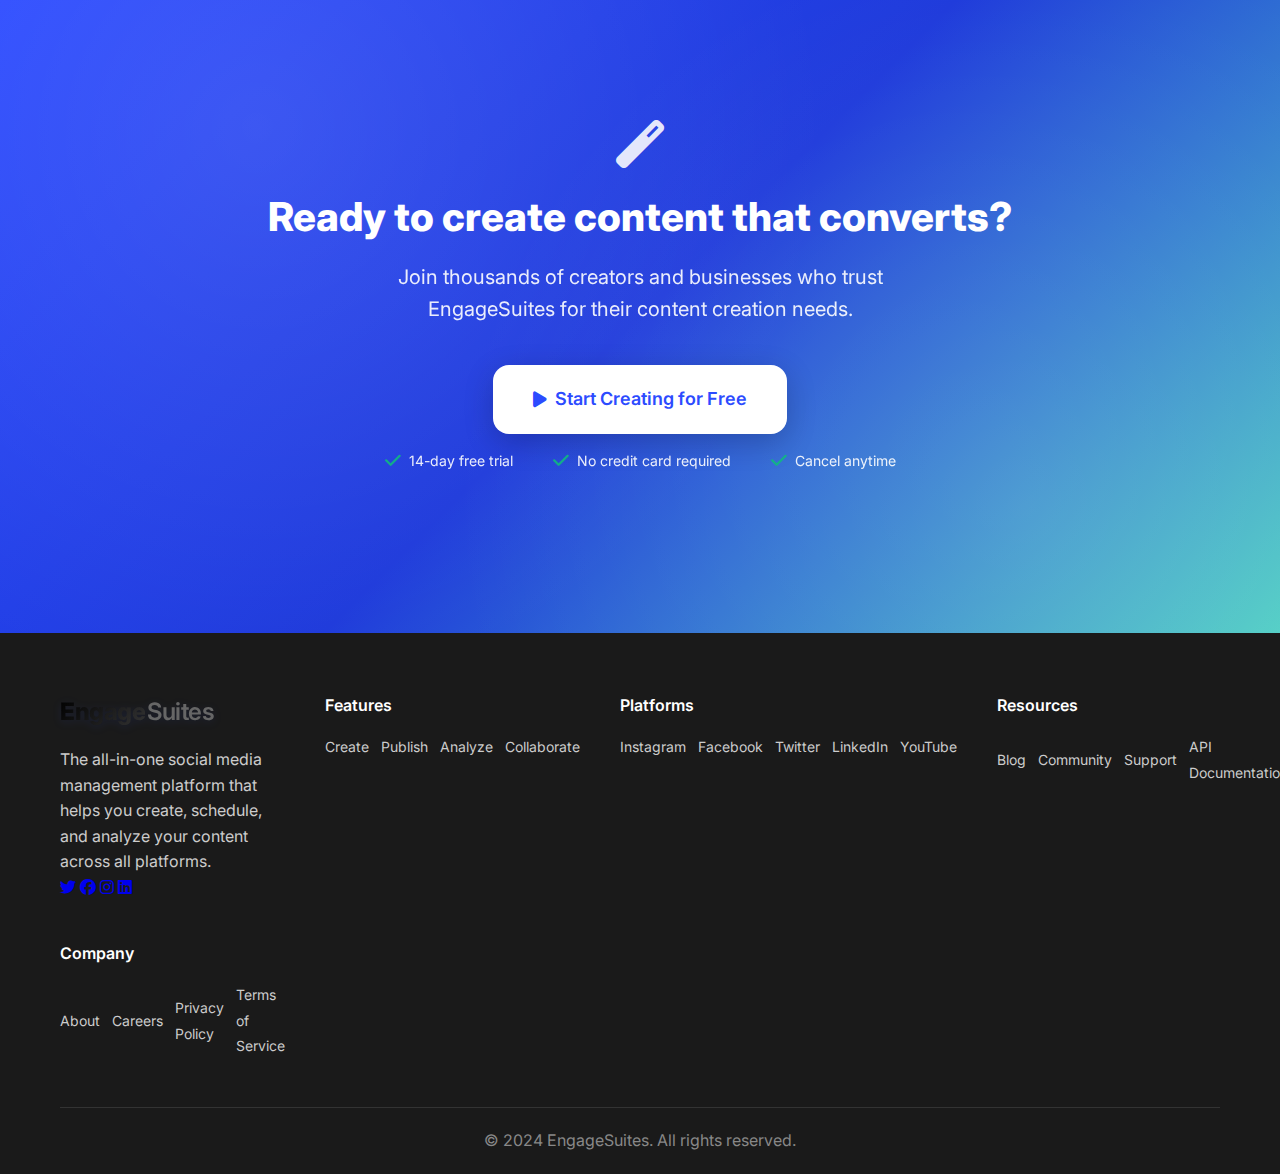
<file: create.html>
<!DOCTYPE html>
<html lang="en">

<head>
    <meta charset="UTF-8">
    <meta name="viewport" content="width=device-width, initial-scale=1.0">
    <title>Create - EngageSuites | Content Creation Tools</title>
    <link rel="stylesheet" href="styles.css">
    <link rel="preconnect" href="https://fonts.googleapis.com">
    <link rel="preconnect" href="https://fonts.gstatic.com" crossorigin>
    <link href="https://fonts.googleapis.com/css2?family=Inter:wght@300;400;500;600;700;800&display=swap"
        rel="stylesheet">
    <link rel="stylesheet" href="https://cdnjs.cloudflare.com/ajax/libs/font-awesome/6.4.0/css/all.min.css">
    <link rel="icon" type="image/svg+xml" href="favicon.svg">
    <link rel="icon" type="image/png" href="favicon-16x16.png">
</head>

<body>
    <!-- Header -->
    <header class="header">
        <nav class="nav">
            <div class="nav-container">
                <div class="nav-logo">
                    <a href="index.html" class="logo-text">
                        <span class="logo-engage">Engage</span><span class="logo-suites">Suites</span>
                    </a>
                </div>
                <ul class="nav-menu">
                    <li class="nav-item dropdown">
                        <a href="#" class="nav-link dropdown-toggle">
                            Features
                            <i class="fas fa-chevron-down"></i>
                        </a>
                        <div class="dropdown-menu">
                            <a href="create.html" class="dropdown-item active">
                                <i class="fas fa-plus-circle"></i>
                                <div class="dropdown-item-content">
                                    <span class="dropdown-item-title">Create</span>
                                    <span class="dropdown-item-desc">Build your own library of content ideas</span>
                                </div>
                            </a>
                            <a href="#" class="dropdown-item">
                                <i class="fas fa-paper-plane"></i>
                                <div class="dropdown-item-content">
                                    <span class="dropdown-item-title">Publish</span>
                                    <span class="dropdown-item-desc">Plan and schedule your content across social media
                                        platforms</span>
                                </div>
                            </a>
                            <a href="#" class="dropdown-item">
                                <i class="fas fa-chart-line"></i>
                                <div class="dropdown-item-content">
                                    <span class="dropdown-item-title">Analyze</span>
                                    <span class="dropdown-item-desc">Measure performance and turn insights into
                                        growth</span>
                                </div>
                            </a>
                            <a href="#" class="dropdown-item">
                                <i class="fas fa-users"></i>
                                <div class="dropdown-item-content">
                                    <span class="dropdown-item-title">Collaborate</span>
                                    <span class="dropdown-item-desc">Work together seamlessly, from planning to
                                        publishing</span>
                                </div>
                            </a>
                        </div>
                    </li>
                    <li class="nav-item dropdown">
                        <a href="#" class="nav-link dropdown-toggle">
                            Platforms
                            <i class="fas fa-chevron-down"></i>
                        </a>
                        <div class="dropdown-menu">
                            <a href="#" class="dropdown-item">
                                <i class="fab fa-instagram"></i>
                                <div class="dropdown-item-content">
                                    <span class="dropdown-item-title">Instagram</span>
                                    <span class="dropdown-item-desc">Share photos, stories, and reels with your
                                        audience</span>
                                </div>
                            </a>
                            <a href="#" class="dropdown-item">
                                <i class="fab fa-facebook"></i>
                                <div class="dropdown-item-content">
                                    <span class="dropdown-item-title">Facebook</span>
                                    <span class="dropdown-item-desc">Connect with friends and grow your community</span>
                                </div>
                            </a>
                            <a href="#" class="dropdown-item">
                                <i class="fab fa-twitter"></i>
                                <div class="dropdown-item-content">
                                    <span class="dropdown-item-title">Twitter</span>
                                    <span class="dropdown-item-desc">Share thoughts and engage in real-time
                                        conversations</span>
                                </div>
                            </a>
                            <a href="#" class="dropdown-item">
                                <i class="fab fa-youtube"></i>
                                <div class="dropdown-item-content">
                                    <span class="dropdown-item-title">YouTube</span>
                                    <span class="dropdown-item-desc">Create and share video content with the
                                        world</span>
                                </div>
                            </a>
                        </div>
                    </li>
                    <li><a href="#" class="nav-link">Pricing</a></li>
                    <li class="nav-item dropdown">
                        <a href="#" class="nav-link dropdown-toggle">
                            Resources
                            <i class="fas fa-chevron-down"></i>
                        </a>
                        <div class="dropdown-menu">
                            <a href="#" class="dropdown-item">
                                <i class="fas fa-blog"></i>
                                <div class="dropdown-item-content">
                                    <span class="dropdown-item-title">Blogs</span>
                                    <span class="dropdown-item-desc">Read insights, tips, and industry updates</span>
                                </div>
                            </a>
                            <a href="#" class="dropdown-item">
                                <i class="fas fa-users"></i>
                                <div class="dropdown-item-content">
                                    <span class="dropdown-item-title">Community</span>
                                    <span class="dropdown-item-desc">Connect with other creators and marketers</span>
                                </div>
                            </a>
                            <a href="#" class="dropdown-item">
                                <i class="fas fa-headset"></i>
                                <div class="dropdown-item-content">
                                    <span class="dropdown-item-title">Support</span>
                                    <span class="dropdown-item-desc">Get help and find answers to your questions</span>
                                </div>
                            </a>
                        </div>
                    </li>
                    <li><a href="#" class="nav-link">About</a></li>
                </ul>
                <div class="nav-actions">
                    <a href="#" class="btn-login">Log in</a>
                    <a href="#" class="btn-primary">Get started</a>
                </div>
            </div>
        </nav>
    </header>

    <!-- Create Hero Section -->
    <section class="create-hero">
        <div class="hero-bg-pattern"></div>
        <div class="container">
            <div class="create-hero-wrapper">
                <div class="create-hero-content">
                    <div class="create-badge">
                        <i class="fas fa-sparkles"></i>
                        <span>Professional Content Creation</span>
                    </div>
                    <h1 class="create-hero-title">
                        Create professional content that
                        <span class="gradient-text">drives real results</span>
                    </h1>
                    <p class="create-hero-description">
                        Empower your brand with our comprehensive content creation platform. From AI-powered copywriting to professional design tools, create content that engages, converts, and scales your business.
                    </p>
                    <div class="create-hero-actions">
                        <a href="#" class="btn-primary btn-large">
                            <i class="fas fa-rocket"></i>
                            Start Creating Free
                        </a>
                        <a href="#" class="btn-secondary btn-large">
                            <i class="fas fa-play-circle"></i>
                            Watch 2-min Demo
                        </a>
                    </div>
                    <div class="create-hero-features">
                        <div class="hero-feature">
                            <i class="fas fa-check-circle"></i>
                            <span>No credit card required</span>
                        </div>
                        <div class="hero-feature">
                            <i class="fas fa-users"></i>
                            <span>Trusted by 160,000+ creators</span>
                        </div>
                        <div class="hero-feature">
                            <i class="fas fa-award"></i>
                            <span>Industry-leading tools</span>
                        </div>
                    </div>
                </div>
                <div class="create-hero-visual">
                    <div class="hero-stats-grid">
                        <div class="hero-stat-card">
                            <div class="stat-icon">
                                <i class="fas fa-chart-line"></i>
                            </div>
                            <div class="stat-content">
                                <span class="stat-number">50M+</span>
                                <span class="stat-label">Posts Created</span>
                            </div>
                        </div>
                        <div class="hero-stat-card">
                            <div class="stat-icon">
                                <i class="fas fa-palette"></i>
                            </div>
                            <div class="stat-content">
                                <span class="stat-number">15K+</span>
                                <span class="stat-label">Templates</span>
                            </div>
                        </div>
                        <div class="hero-stat-card">
                            <div class="stat-icon">
                                <i class="fas fa-clock"></i>
                            </div>
                            <div class="stat-content">
                                <span class="stat-number">95%</span>
                                <span class="stat-label">Time Saved</span>
                            </div>
                        </div>
                        <div class="hero-stat-card">
                            <div class="stat-icon">
                                <i class="fas fa-star"></i>
                            </div>
                            <div class="stat-content">
                                <span class="stat-number">4.9/5</span>
                                <span class="stat-label">User Rating</span>
                            </div>
                        </div>
                    </div>
                </div>
            </div>
        </div>
    </section>

    <!-- Creation Tools Section -->
    <section class="creation-tools">
        <div class="container">
            <div class="section-header">
                <div class="creation-badge">
                    <i class="fas fa-sparkles"></i>
                    <span>Complete Creation Suite</span>
                </div>
                <h2>Everything you need to create amazing content</h2>
                <p>Transform your ideas into viral-worthy content with our comprehensive suite of professional-grade tools. From AI-powered writing to stunning visuals, create content that captivates and converts.</p>
                <div class="creation-stats">
                    <div class="creation-stat">
                        <span class="stat-number">10x</span>
                        <span class="stat-label">Faster creation</span>
                    </div>
                    <div class="creation-stat">
                        <span class="stat-number">95%</span>
                        <span class="stat-label">Time saved</span>
                    </div>
                    <div class="creation-stat">
                        <span class="stat-number">50M+</span>
                        <span class="stat-label">Posts created</span>
                    </div>
                </div>
            </div>
            
            <div class="tools-grid">
                <div class="tool-card featured">
                    <div class="tool-badge">
                        <i class="fas fa-crown"></i>
                        <span>Most Popular</span>
                    </div>
                    <div class="tool-icon">
                        <div class="icon-wrapper ai-writer">
                            <i class="fas fa-robot"></i>
                        </div>
                    </div>
                    <h3>AI Content Writer</h3>
                    <p>Create compelling captions, posts, and content ideas in seconds. Our advanced AI learns your brand voice and generates content that resonates with your audience and drives engagement.</p>
                    <div class="tool-features">
                        <div class="tool-feature">
                            <i class="fas fa-check-circle"></i>
                            <span>Brand voice training & memory</span>
                        </div>
                        <div class="tool-feature">
                            <i class="fas fa-check-circle"></i>
                            <span>50+ languages supported</span>
                        </div>
                        <div class="tool-feature">
                            <i class="fas fa-check-circle"></i>
                            <span>Tone & style customization</span>
                        </div>
                        <div class="tool-feature">
                            <i class="fas fa-check-circle"></i>
                            <span>Trending topic integration</span>
                        </div>
                    </div>
                    <div class="tool-metrics">
                        <div class="metric">
                            <span class="metric-value">2.3M+</span>
                            <span class="metric-label">Posts generated monthly</span>
                        </div>
                    </div>
                    <a href="#" class="tool-cta">
                        <span>Try AI Writer Free</span>
                        <i class="fas fa-arrow-right"></i>
                    </a>
                </div>

                <div class="tool-card">
                    <div class="tool-icon">
                        <div class="icon-wrapper design-studio">
                            <i class="fas fa-paint-brush"></i>
                        </div>
                    </div>
                    <h3>Design Studio</h3>
                    <p>Create stunning visuals that stop the scroll. Our intuitive drag-and-drop editor, combined with thousands of professional templates, makes design accessible to everyone.</p>
                    <div class="tool-features">
                        <div class="tool-feature">
                            <i class="fas fa-check-circle"></i>
                            <span>15,000+ premium templates</span>
                        </div>
                        <div class="tool-feature">
                            <i class="fas fa-check-circle"></i>
                            <span>5M+ stock photos & graphics</span>
                        </div>
                        <div class="tool-feature">
                            <i class="fas fa-check-circle"></i>
                            <span>Brand kit & color palette sync</span>
                        </div>
                        <div class="tool-feature">
                            <i class="fas fa-check-circle"></i>
                            <span>Auto-resize for all platforms</span>
                        </div>
                    </div>
                    <div class="tool-metrics">
                        <div class="metric">
                            <span class="metric-value">4.9/5</span>
                            <span class="metric-label">User satisfaction rating</span>
                        </div>
                    </div>
                    <a href="#" class="tool-cta">
                        <span>Start Designing</span>
                        <i class="fas fa-arrow-right"></i>
                    </a>
                </div>

                <div class="tool-card">
                    <div class="tool-icon">
                        <div class="icon-wrapper video-editor">
                            <i class="fas fa-video"></i>
                        </div>
                    </div>
                    <h3>Video Editor</h3>
                    <p>Turn your ideas into engaging videos that drive results. Create everything from quick social clips to professional campaigns with our powerful yet simple video editing tools.</p>
                    <div class="tool-features">
                        <div class="tool-feature">
                            <i class="fas fa-check-circle"></i>
                            <span>Smart auto-resize for all platforms</span>
                        </div>
                        <div class="tool-feature">
                            <i class="fas fa-check-circle"></i>
                            <span>10,000+ music tracks & SFX</span>
                        </div>
                        <div class="tool-feature">
                            <i class="fas fa-check-circle"></i>
                            <span>AI-powered subtitle generation</span>
                        </div>
                        <div class="tool-feature">
                            <i class="fas fa-check-circle"></i>
                            <span>Motion graphics & animations</span>
                        </div>
                    </div>
                    <div class="tool-metrics">
                        <div class="metric">
                            <span class="metric-value">85%</span>
                            <span class="metric-label">Higher engagement vs. static posts</span>
                        </div>
                    </div>
                    <a href="#" class="tool-cta">
                        <span>Create Videos</span>
                        <i class="fas fa-arrow-right"></i>
                    </a>
                </div>

                <div class="tool-card">
                    <div class="tool-icon">
                        <div class="icon-wrapper content-planner">
                            <i class="fas fa-calendar-plus"></i>
                        </div>
                    </div>
                    <h3>Content Planner</h3>
                    <p>Never run out of content ideas again. Plan, organize, and schedule your content strategy with our visual calendar that keeps your brand consistent and engaging.</p>
                    <div class="tool-features">
                        <div class="tool-feature">
                            <i class="fas fa-check-circle"></i>
                            <span>Visual drag-and-drop calendar</span>
                        </div>
                        <div class="tool-feature">
                            <i class="fas fa-check-circle"></i>
                            <span>Content series & campaign planning</span>
                        </div>
                        <div class="tool-feature">
                            <i class="fas fa-check-circle"></i>
                            <span>Team collaboration & approvals</span>
                        </div>
                        <div class="tool-feature">
                            <i class="fas fa-check-circle"></i>
                            <span>Content performance tracking</span>
                        </div>
                    </div>
                    <div class="tool-metrics">
                        <div class="metric">
                            <span class="metric-value">3x</span>
                            <span class="metric-label">More consistent posting</span>
                        </div>
                    </div>
                    <a href="#" class="tool-cta">
                        <span>Plan Content</span>
                        <i class="fas fa-arrow-right"></i>
                    </a>
                </div>

                <div class="tool-card">
                    <div class="tool-icon">
                        <div class="icon-wrapper hashtag-generator">
                            <i class="fas fa-hashtag"></i>
                        </div>
                    </div>
                    <h3>Smart Hashtag Generator</h3>
                    <p>Maximize your reach with data-driven hashtag strategies. Discover trending, niche-specific, and high-performing hashtags that get your content seen by the right audience.</p>
                    <div class="tool-features">
                        <div class="tool-feature">
                            <i class="fas fa-check-circle"></i>
                            <span>Real-time trending hashtag discovery</span>
                        </div>
                        <div class="tool-feature">
                            <i class="fas fa-check-circle"></i>
                            <span>Performance analytics & tracking</span>
                        </div>
                        <div class="tool-feature">
                            <i class="fas fa-check-circle"></i>
                            <span>Custom hashtag sets & groups</span>
                        </div>
                        <div class="tool-feature">
                            <i class="fas fa-check-circle"></i>
                            <span>Competitor hashtag analysis</span>
                        </div>
                    </div>
                    <div class="tool-metrics">
                        <div class="metric">
                            <span class="metric-value">40%</span>
                            <span class="metric-label">Average reach increase</span>
                        </div>
                    </div>
                    <a href="#" class="tool-cta">
                        <span>Generate Hashtags</span>
                        <i class="fas fa-arrow-right"></i>
                    </a>
                </div>

                <div class="tool-card">
                    <div class="tool-icon">
                        <div class="icon-wrapper media-library">
                            <i class="fas fa-images"></i>
                        </div>
                    </div>
                    <h3>Premium Media Library</h3>
                    <p>Access an endless collection of high-quality visuals that make your content stand out. From stunning photography to eye-catching graphics, find the perfect media for every post.</p>
                    <div class="tool-features">
                        <div class="tool-feature">
                            <i class="fas fa-check-circle"></i>
                            <span>8M+ premium stock photos</span>
                        </div>
                        <div class="tool-feature">
                            <i class="fas fa-check-circle"></i>
                            <span>HD & 4K video clips</span>
                        </div>
                        <div class="tool-feature">
                            <i class="fas fa-check-circle"></i>
                            <span>Vector graphics & illustrations</span>
                        </div>
                        <div class="tool-feature">
                            <i class="fas fa-check-circle"></i>
                            <span>AI-powered image search</span>
                        </div>
                    </div>
                    <div class="tool-metrics">
                        <div class="metric">
                            <span class="metric-value">100%</span>
                            <span class="metric-label">Royalty-free & commercial use</span>
                        </div>
                    </div>
                    <a href="#" class="tool-cta">
                        <span>Browse Library</span>
                        <i class="fas fa-arrow-right"></i>
                    </a>
                </div>
            </div>

            <!-- Quick Start Section -->
            <div class="quick-start-section">
                <div class="quick-start-content">
                    <h3>Ready to create amazing content?</h3>
                    <p>Join thousands of creators who are already using EngageSuites to grow their audience and build their brand.</p>
                    <div class="quick-start-actions">
                        <a href="#" class="btn-primary btn-large">
                            <i class="fas fa-rocket"></i>
                            Start Creating for Free
                        </a>
                        <a href="#" class="btn-secondary btn-large">
                            <i class="fas fa-play"></i>
                            Watch 2-min Demo
                        </a>
                    </div>
                    <div class="quick-start-features">
                        <div class="quick-feature">
                            <i class="fas fa-check-circle"></i>
                            <span>No credit card required</span>
                        </div>
                        <div class="quick-feature">
                            <i class="fas fa-check-circle"></i>
                            <span>14-day free trial</span>
                        </div>
                        <div class="quick-feature">
                            <i class="fas fa-check-circle"></i>
                            <span>Cancel anytime</span>
                        </div>
                    </div>
                </div>
            </div>
        </div>
    </section>    <!-- AI
-Powered Creation Section -->
    <section class="ai-creation-showcase">
        <div class="container">
            <div class="ai-showcase-wrapper">
                <div class="ai-showcase-content">
                    <div class="ai-badge">
                        <i class="fas fa-magic"></i>
                        <span>AI-Powered Creation</span>
                    </div>
                    <h3>Create content 10x faster with AI</h3>
                    <p>Our advanced AI understands your brand, audience, and goals to generate content that resonates. From captions to full campaigns, let AI handle the heavy lifting while you focus on strategy.</p>
                    
                    <div class="ai-capabilities">
                        <div class="ai-capability">
                            <div class="capability-icon">
                                <i class="fas fa-lightbulb"></i>
                            </div>
                            <div class="capability-content">
                                <h4>Smart Content Ideas</h4>
                                <p>Never run out of content ideas with AI-generated suggestions tailored to your niche and trending topics.</p>
                            </div>
                        </div>
                        
                        <div class="ai-capability">
                            <div class="capability-icon">
                                <i class="fas fa-pen-fancy"></i>
                            </div>
                            <div class="capability-content">
                                <h4>Caption Writing</h4>
                                <p>Generate engaging captions that match your brand voice and include relevant hashtags automatically.</p>
                            </div>
                        </div>
                        
                        <div class="ai-capability">
                            <div class="capability-icon">
                                <i class="fas fa-palette"></i>
                            </div>
                            <div class="capability-content">
                                <h4>Visual Suggestions</h4>
                                <p>Get AI-powered recommendations for colors, layouts, and design elements that perform best.</p>
                            </div>
                        </div>
                    </div>
                    
                    <a href="#" class="btn-primary">
                        <i class="fas fa-robot"></i>
                        Try AI Creator
                    </a>
                </div>
                
                <div class="ai-showcase-demo">
                    <div class="demo-interface">
                        <div class="demo-header">
                            <div class="demo-tabs">
                                <div class="demo-tab active">AI Writer</div>
                                <div class="demo-tab">Designer</div>
                                <div class="demo-tab">Planner</div>
                            </div>
                        </div>
                        <div class="demo-content">
                            <div class="demo-input">
                                <div class="input-label">Tell AI what you want to create:</div>
                                <div class="input-field">
                                    <span class="input-text">"Create a motivational Monday post for fitness enthusiasts"</span>
                                    <div class="input-cursor"></div>
                                </div>
                            </div>
                            <div class="demo-output">
                                <div class="output-label">AI Generated Content:</div>
                                <div class="generated-post">
                                    <div class="post-content">
                                        <h5>💪 Monday Motivation: Your Fitness Journey Starts NOW!</h5>
                                        <p>Every champion was once a beginner who refused to give up. This Monday, choose progress over perfection and take that first step toward your fitness goals.</p>
                                        <div class="post-hashtags">
                                            #MondayMotivation #FitnessJourney #HealthyLifestyle #WorkoutMotivation #FitnessCommunity
                                        </div>
                                    </div>
                                    <div class="post-metrics">
                                        <div class="metric">
                                            <i class="fas fa-heart"></i>
                                            <span>Est. 2.3K likes</span>
                                        </div>
                                        <div class="metric">
                                            <i class="fas fa-share"></i>
                                            <span>Est. 450 shares</span>
                                        </div>
                                    </div>
                                </div>
                            </div>
                        </div>
                    </div>
                </div>
            </div>
        </div>
    </section>

    <!-- Template Gallery Section -->
    <section class="template-gallery">
        <div class="container">
            <div class="section-header">
                <h2>Choose from thousands of professional templates</h2>
                <p>Start with a template and customize it to match your brand, or create from scratch with our intuitive tools.</p>
            </div>
            
            <div class="template-categories">
                <div class="category-tabs">
                    <button class="category-tab active" data-category="all">All Templates</button>
                    <button class="category-tab" data-category="instagram">Instagram</button>
                    <button class="category-tab" data-category="facebook">Facebook</button>
                    <button class="category-tab" data-category="twitter">Twitter</button>
                    <button class="category-tab" data-category="linkedin">LinkedIn</button>
                    <button class="category-tab" data-category="stories">Stories</button>
                </div>
            </div>
            
            <div class="template-grid">
                <div class="template-card">
                    <div class="template-preview">
                        <div class="template-image">
                            <div class="template-placeholder instagram-post">
                                <i class="fab fa-instagram"></i>
                                <span>Instagram Post</span>
                            </div>
                        </div>
                        <div class="template-overlay">
                            <button class="template-action">
                                <i class="fas fa-eye"></i>
                                Preview
                            </button>
                            <button class="template-action primary">
                                <i class="fas fa-edit"></i>
                                Customize
                            </button>
                        </div>
                    </div>
                    <div class="template-info">
                        <h4>Modern Quote Post</h4>
                        <div class="template-tags">
                            <span class="template-tag">Instagram</span>
                            <span class="template-tag">Motivational</span>
                        </div>
                    </div>
                </div>
                
                <div class="template-card">
                    <div class="template-preview">
                        <div class="template-image">
                            <div class="template-placeholder facebook-cover">
                                <i class="fab fa-facebook"></i>
                                <span>Facebook Cover</span>
                            </div>
                        </div>
                        <div class="template-overlay">
                            <button class="template-action">
                                <i class="fas fa-eye"></i>
                                Preview
                            </button>
                            <button class="template-action primary">
                                <i class="fas fa-edit"></i>
                                Customize
                            </button>
                        </div>
                    </div>
                    <div class="template-info">
                        <h4>Business Cover Photo</h4>
                        <div class="template-tags">
                            <span class="template-tag">Facebook</span>
                            <span class="template-tag">Business</span>
                        </div>
                    </div>
                </div>
                
                <div class="template-card">
                    <div class="template-preview">
                        <div class="template-image">
                            <div class="template-placeholder story-template">
                                <i class="fas fa-mobile-alt"></i>
                                <span>Story Template</span>
                            </div>
                        </div>
                        <div class="template-overlay">
                            <button class="template-action">
                                <i class="fas fa-eye"></i>
                                Preview
                            </button>
                            <button class="template-action primary">
                                <i class="fas fa-edit"></i>
                                Customize
                            </button>
                        </div>
                    </div>
                    <div class="template-info">
                        <h4>Animated Story</h4>
                        <div class="template-tags">
                            <span class="template-tag">Stories</span>
                            <span class="template-tag">Animated</span>
                        </div>
                    </div>
                </div>
                
                <div class="template-card">
                    <div class="template-preview">
                        <div class="template-image">
                            <div class="template-placeholder linkedin-post">
                                <i class="fab fa-linkedin"></i>
                                <span>LinkedIn Post</span>
                            </div>
                        </div>
                        <div class="template-overlay">
                            <button class="template-action">
                                <i class="fas fa-eye"></i>
                                Preview
                            </button>
                            <button class="template-action primary">
                                <i class="fas fa-edit"></i>
                                Customize
                            </button>
                        </div>
                    </div>
                    <div class="template-info">
                        <h4>Professional Update</h4>
                        <div class="template-tags">
                            <span class="template-tag">LinkedIn</span>
                            <span class="template-tag">Professional</span>
                        </div>
                    </div>
                </div>
                
                <div class="template-card">
                    <div class="template-preview">
                        <div class="template-image">
                            <div class="template-placeholder twitter-header">
                                <i class="fab fa-twitter"></i>
                                <span>Twitter Header</span>
                            </div>
                        </div>
                        <div class="template-overlay">
                            <button class="template-action">
                                <i class="fas fa-eye"></i>
                                Preview
                            </button>
                            <button class="template-action primary">
                                <i class="fas fa-edit"></i>
                                Customize
                            </button>
                        </div>
                    </div>
                    <div class="template-info">
                        <h4>Creative Header</h4>
                        <div class="template-tags">
                            <span class="template-tag">Twitter</span>
                            <span class="template-tag">Creative</span>
                        </div>
                    </div>
                </div>
                
                <div class="template-card">
                    <div class="template-preview">
                        <div class="template-image">
                            <div class="template-placeholder video-thumbnail">
                                <i class="fas fa-play"></i>
                                <span>Video Thumbnail</span>
                            </div>
                        </div>
                        <div class="template-overlay">
                            <button class="template-action">
                                <i class="fas fa-eye"></i>
                                Preview
                            </button>
                            <button class="template-action primary">
                                <i class="fas fa-edit"></i>
                                Customize
                            </button>
                        </div>
                    </div>
                    <div class="template-info">
                        <h4>YouTube Thumbnail</h4>
                        <div class="template-tags">
                            <span class="template-tag">YouTube</span>
                            <span class="template-tag">Video</span>
                        </div>
                    </div>
                </div>
            </div>
            
            <div class="template-gallery-footer">
                <a href="#" class="btn-secondary">
                    <i class="fas fa-th"></i>
                    Browse All Templates
                </a>
            </div>
        </div>
    </section>

    <!-- Content Creation Workflow Section -->
    <section class="creation-workflow">
        <div class="container">
            <div class="section-header">
                <h2>Your content creation workflow, simplified</h2>
                <p>From idea to published post in just a few clicks. Our streamlined workflow makes content creation effortless.</p>
            </div>
            
            <div class="workflow-steps">
                <div class="workflow-step">
                    <div class="step-number">1</div>
                    <div class="step-content">
                        <div class="step-icon">
                            <i class="fas fa-lightbulb"></i>
                        </div>
                        <h3>Ideate</h3>
                        <p>Start with AI-generated content ideas or use our trending topics to spark inspiration for your next post.</p>
                    </div>
                </div>
                
                <div class="workflow-arrow">
                    <i class="fas fa-arrow-right"></i>
                </div>
                
                <div class="workflow-step">
                    <div class="step-number">2</div>
                    <div class="step-content">
                        <div class="step-icon">
                            <i class="fas fa-paint-brush"></i>
                        </div>
                        <h3>Create</h3>
                        <p>Design stunning visuals with our templates or create from scratch using our powerful design tools.</p>
                    </div>
                </div>
                
                <div class="workflow-arrow">
                    <i class="fas fa-arrow-right"></i>
                </div>
                
                <div class="workflow-step">
                    <div class="step-number">3</div>
                    <div class="step-content">
                        <div class="step-icon">
                            <i class="fas fa-edit"></i>
                        </div>
                        <h3>Optimize</h3>
                        <p>Fine-tune your content with AI-powered suggestions for captions, hashtags, and posting times.</p>
                    </div>
                </div>
                
                <div class="workflow-arrow">
                    <i class="fas fa-arrow-right"></i>
                </div>
                
                <div class="workflow-step">
                    <div class="step-number">4</div>
                    <div class="step-content">
                        <div class="step-icon">
                            <i class="fas fa-rocket"></i>
                        </div>
                        <h3>Publish</h3>
                        <p>Schedule or publish immediately across all your social media platforms with a single click.</p>
                    </div>
                </div>
            </div>
        </div>
    </section>



    <!-- CTA Section -->
    <section class="cta">
        <div class="cta-bg-pattern"></div>
        <div class="container">
            <div class="cta-content">
                <div class="cta-icon">
                    <i class="fas fa-magic"></i>
                </div>
                <h2>Ready to create content that converts?</h2>
                <p>Join thousands of creators and businesses who trust EngageSuites for their content creation needs.</p>
                <div class="cta-actions">
                    <a href="#" class="btn-primary btn-large cta-btn">
                        <i class="fas fa-play"></i>
                        Start Creating for Free
                    </a>
                    <div class="cta-features">
                        <div class="cta-feature">
                            <i class="fas fa-check"></i>
                            <span>14-day free trial</span>
                        </div>
                        <div class="cta-feature">
                            <i class="fas fa-check"></i>
                            <span>No credit card required</span>
                        </div>
                        <div class="cta-feature">
                            <i class="fas fa-check"></i>
                            <span>Cancel anytime</span>
                        </div>
                    </div>
                </div>
            </div>
        </div>
    </section>

    <!-- Footer -->
    <footer class="footer">
        <div class="container">
            <div class="footer-content">
                <div class="footer-section">
                    <div class="footer-logo">
                        <span class="logo-text">
                            <span class="logo-engage">Engage</span><span class="logo-suites">Suites</span>
                        </span>
                    </div>
                    <p class="footer-description">
                        The all-in-one social media management platform that helps you create, schedule, and analyze your content across all platforms.
                    </p>
                    <div class="footer-social">
                        <a href="#" class="social-link"><i class="fab fa-twitter"></i></a>
                        <a href="#" class="social-link"><i class="fab fa-facebook"></i></a>
                        <a href="#" class="social-link"><i class="fab fa-instagram"></i></a>
                        <a href="#" class="social-link"><i class="fab fa-linkedin"></i></a>
                    </div>
                </div>
                
                <div class="footer-section">
                    <h4>Features</h4>
                    <ul class="footer-links">
                        <li><a href="create.html">Create</a></li>
                        <li><a href="#">Publish</a></li>
                        <li><a href="#">Analyze</a></li>
                        <li><a href="#">Collaborate</a></li>
                    </ul>
                </div>
                
                <div class="footer-section">
                    <h4>Platforms</h4>
                    <ul class="footer-links">
                        <li><a href="#">Instagram</a></li>
                        <li><a href="#">Facebook</a></li>
                        <li><a href="#">Twitter</a></li>
                        <li><a href="#">LinkedIn</a></li>
                        <li><a href="#">YouTube</a></li>
                    </ul>
                </div>
                
                <div class="footer-section">
                    <h4>Resources</h4>
                    <ul class="footer-links">
                        <li><a href="#">Blog</a></li>
                        <li><a href="#">Community</a></li>
                        <li><a href="#">Support</a></li>
                        <li><a href="#">API Documentation</a></li>
                    </ul>
                </div>
                
                <div class="footer-section">
                    <h4>Company</h4>
                    <ul class="footer-links">
                        <li><a href="#">About</a></li>
                        <li><a href="#">Careers</a></li>
                        <li><a href="#">Privacy Policy</a></li>
                        <li><a href="#">Terms of Service</a></li>
                    </ul>
                </div>
            </div>
            
            <div class="footer-bottom">
                <p>&copy; 2024 EngageSuites. All rights reserved.</p>
            </div>
        </div>
    </footer>

    <script>
        // Template category filtering
        document.addEventListener('DOMContentLoaded', function() {
            const categoryTabs = document.querySelectorAll('.category-tab');
            const templateCards = document.querySelectorAll('.template-card');
            
            categoryTabs.forEach(tab => {
                tab.addEventListener('click', function() {
                    // Remove active class from all tabs
                    categoryTabs.forEach(t => t.classList.remove('active'));
                    // Add active class to clicked tab
                    this.classList.add('active');
                    
                    const category = this.getAttribute('data-category');
                    
                    // Show/hide template cards based on category
                    templateCards.forEach(card => {
                        if (category === 'all') {
                            card.style.display = 'block';
                        } else {
                            const cardCategory = card.querySelector('.template-tag').textContent.toLowerCase();
                            if (cardCategory.includes(category)) {
                                card.style.display = 'block';
                            } else {
                                card.style.display = 'none';
                            }
                        }
                    });
                });
            });
        });
    </script>
</body>

</html>
</file>
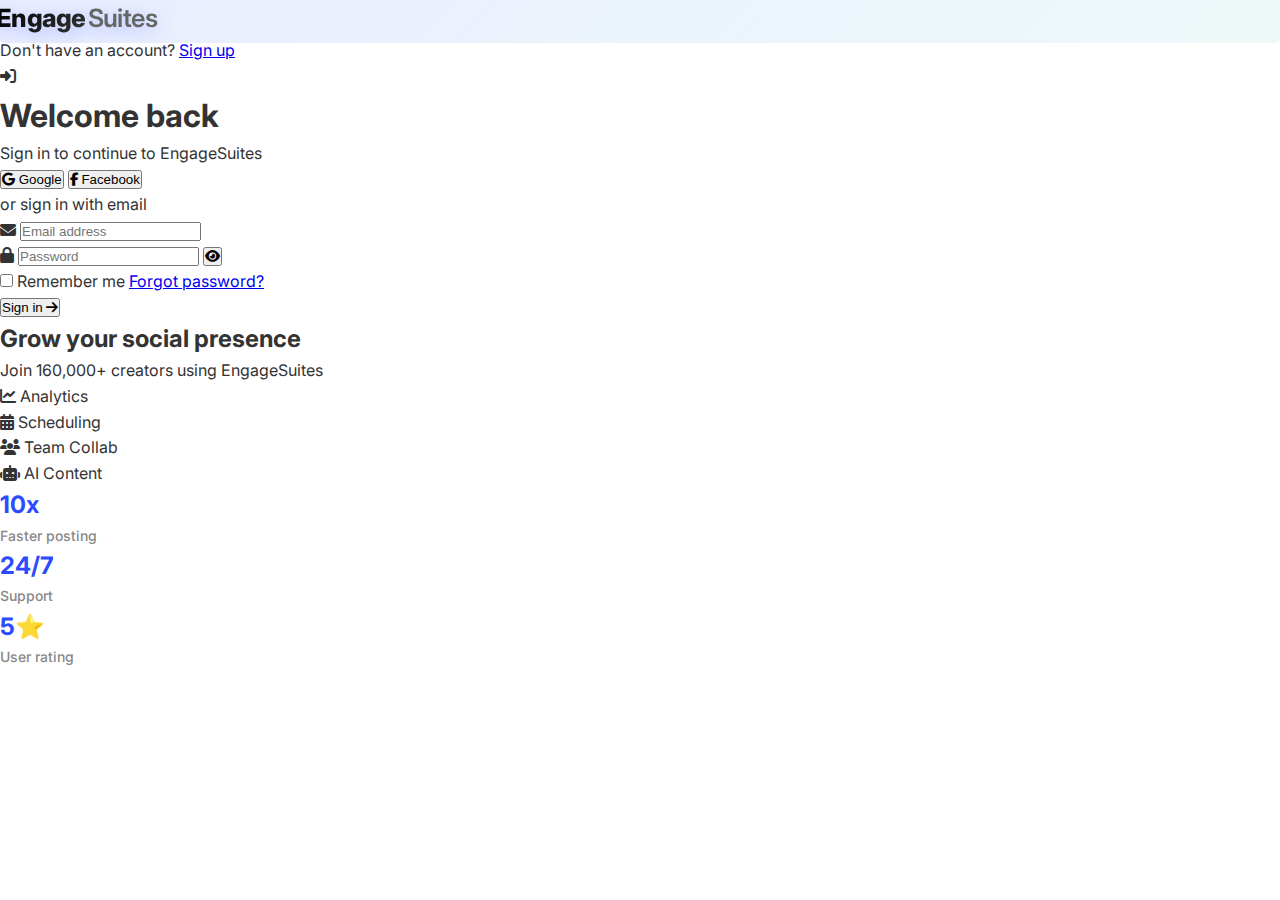
<file: login.html>
<!DOCTYPE html>
<html lang="en">

<head>
    <meta charset="UTF-8">
    <meta name="viewport" content="width=device-width, initial-scale=1.0">
    <title>Log In - EngageSuites</title>
    <link rel="stylesheet" href="styles.css">
    <link rel="preconnect" href="https://fonts.googleapis.com">
    <link rel="preconnect" href="https://fonts.gstatic.com" crossorigin>
    <link href="https://fonts.googleapis.com/css2?family=Inter:wght@300;400;500;600;700;800&display=swap"
        rel="stylesheet">
    <link rel="stylesheet" href="https://cdnjs.cloudflare.com/ajax/libs/font-awesome/6.4.0/css/all.min.css">
    <link rel="icon" type="image/svg+xml" href="favicon.svg">
    <link rel="icon" type="image/png" href="favicon-16x16.png">
</head>

<body class="auth-body">
    <!-- Compact Header -->
    <header class="auth-header">
        <div class="auth-nav">
            <div class="nav-logo">
                <a href="index.html" class="logo-link">
                    <span class="logo-text">
                        <span class="logo-engage">Engage</span><span class="logo-suites">Suites</span>
                    </span>
                </a>
            </div>
            <div class="auth-nav-links">
                <span class="auth-nav-text">Don't have an account?</span>
                <a href="signup.html" class="btn-primary-sm">Sign up</a>
            </div>
        </div>
    </header>

    <!-- Main Auth Container -->
    <main class="auth-main">
        <div class="auth-wrapper">
            <!-- Login Form Side -->
            <div class="auth-card">
                <div class="auth-card-header">
                    <div class="welcome-icon">
                        <i class="fas fa-sign-in-alt"></i>
                    </div>
                    <h1 class="auth-title">Welcome back</h1>
                    <p class="auth-subtitle">Sign in to continue to EngageSuites</p>
                </div>

                <form class="auth-form">
                    <!-- Social Login First -->
                    <div class="social-login-section">
                        <div class="social-buttons-row">
                            <button type="button" class="btn-social-compact btn-google">
                                <i class="fab fa-google"></i>
                                Google
                            </button>
                            <button type="button" class="btn-social-compact btn-facebook">
                                <i class="fab fa-facebook-f"></i>
                                Facebook
                            </button>
                        </div>
                    </div>

                    <div class="divider-compact">
                        <span>or sign in with email</span>
                    </div>

                    <!-- Email & Password -->
                    <div class="form-fields">
                        <div class="form-group-compact">
                            <div class="input-wrapper-compact">
                                <i class="fas fa-envelope input-icon-compact"></i>
                                <input type="email" id="email" name="email" class="form-input-compact" placeholder="Email address" required>
                            </div>
                        </div>

                        <div class="form-group-compact">
                            <div class="input-wrapper-compact">
                                <i class="fas fa-lock input-icon-compact"></i>
                                <input type="password" id="password" name="password" class="form-input-compact" placeholder="Password" required>
                                <button type="button" class="password-toggle-compact" onclick="togglePassword('password')">
                                    <i class="fas fa-eye"></i>
                                </button>
                            </div>
                        </div>
                    </div>

                    <!-- Form Options -->
                    <div class="form-options-compact">
                        <label class="checkbox-wrapper">
                            <input type="checkbox" id="remember" name="remember">
                            <span class="checkbox-custom"></span>
                            <span class="checkbox-text">Remember me</span>
                        </label>
                        <a href="#" class="forgot-link">Forgot password?</a>
                    </div>

                    <!-- Submit Button -->
                    <button type="submit" class="btn-auth-primary">
                        Sign in
                        <i class="fas fa-arrow-right"></i>
                    </button>
                </form>
            </div>

            <!-- Visual Side -->
            <div class="auth-visual">
                <div class="visual-content">
                    <div class="visual-header">
                        <h2>Grow your social presence</h2>
                        <p>Join 160,000+ creators using EngageSuites</p>
                    </div>
                    
                    <div class="feature-pills">
                        <div class="pill">
                            <i class="fas fa-chart-line"></i>
                            <span>Analytics</span>
                        </div>
                        <div class="pill">
                            <i class="fas fa-calendar-alt"></i>
                            <span>Scheduling</span>
                        </div>
                        <div class="pill">
                            <i class="fas fa-users"></i>
                            <span>Team Collab</span>
                        </div>
                        <div class="pill">
                            <i class="fas fa-robot"></i>
                            <span>AI Content</span>
                        </div>
                    </div>

                    <div class="stats-preview">
                        <div class="stat-card">
                            <div class="stat-number">10x</div>
                            <div class="stat-label">Faster posting</div>
                        </div>
                        <div class="stat-card">
                            <div class="stat-number">24/7</div>
                            <div class="stat-label">Support</div>
                        </div>
                        <div class="stat-card">
                            <div class="stat-number">5⭐</div>
                            <div class="stat-label">User rating</div>
                        </div>
                    </div>
                </div>
            </div>
        </div>
    </main>

    <script>
        function togglePassword(inputId) {
            const input = document.getElementById(inputId);
            const icon = input.parentElement.querySelector('.password-toggle-compact i');
            
            if (input.type === 'password') {
                input.type = 'text';
                icon.classList.remove('fa-eye');
                icon.classList.add('fa-eye-slash');
            } else {
                input.type = 'password';
                icon.classList.remove('fa-eye-slash');
                icon.classList.add('fa-eye');
            }
        }

        // Form submission
        document.querySelector('.auth-form').addEventListener('submit', function(e) {
            e.preventDefault();
            console.log('Login form submitted');
        });
    </script>
</body>

</html>
</file>
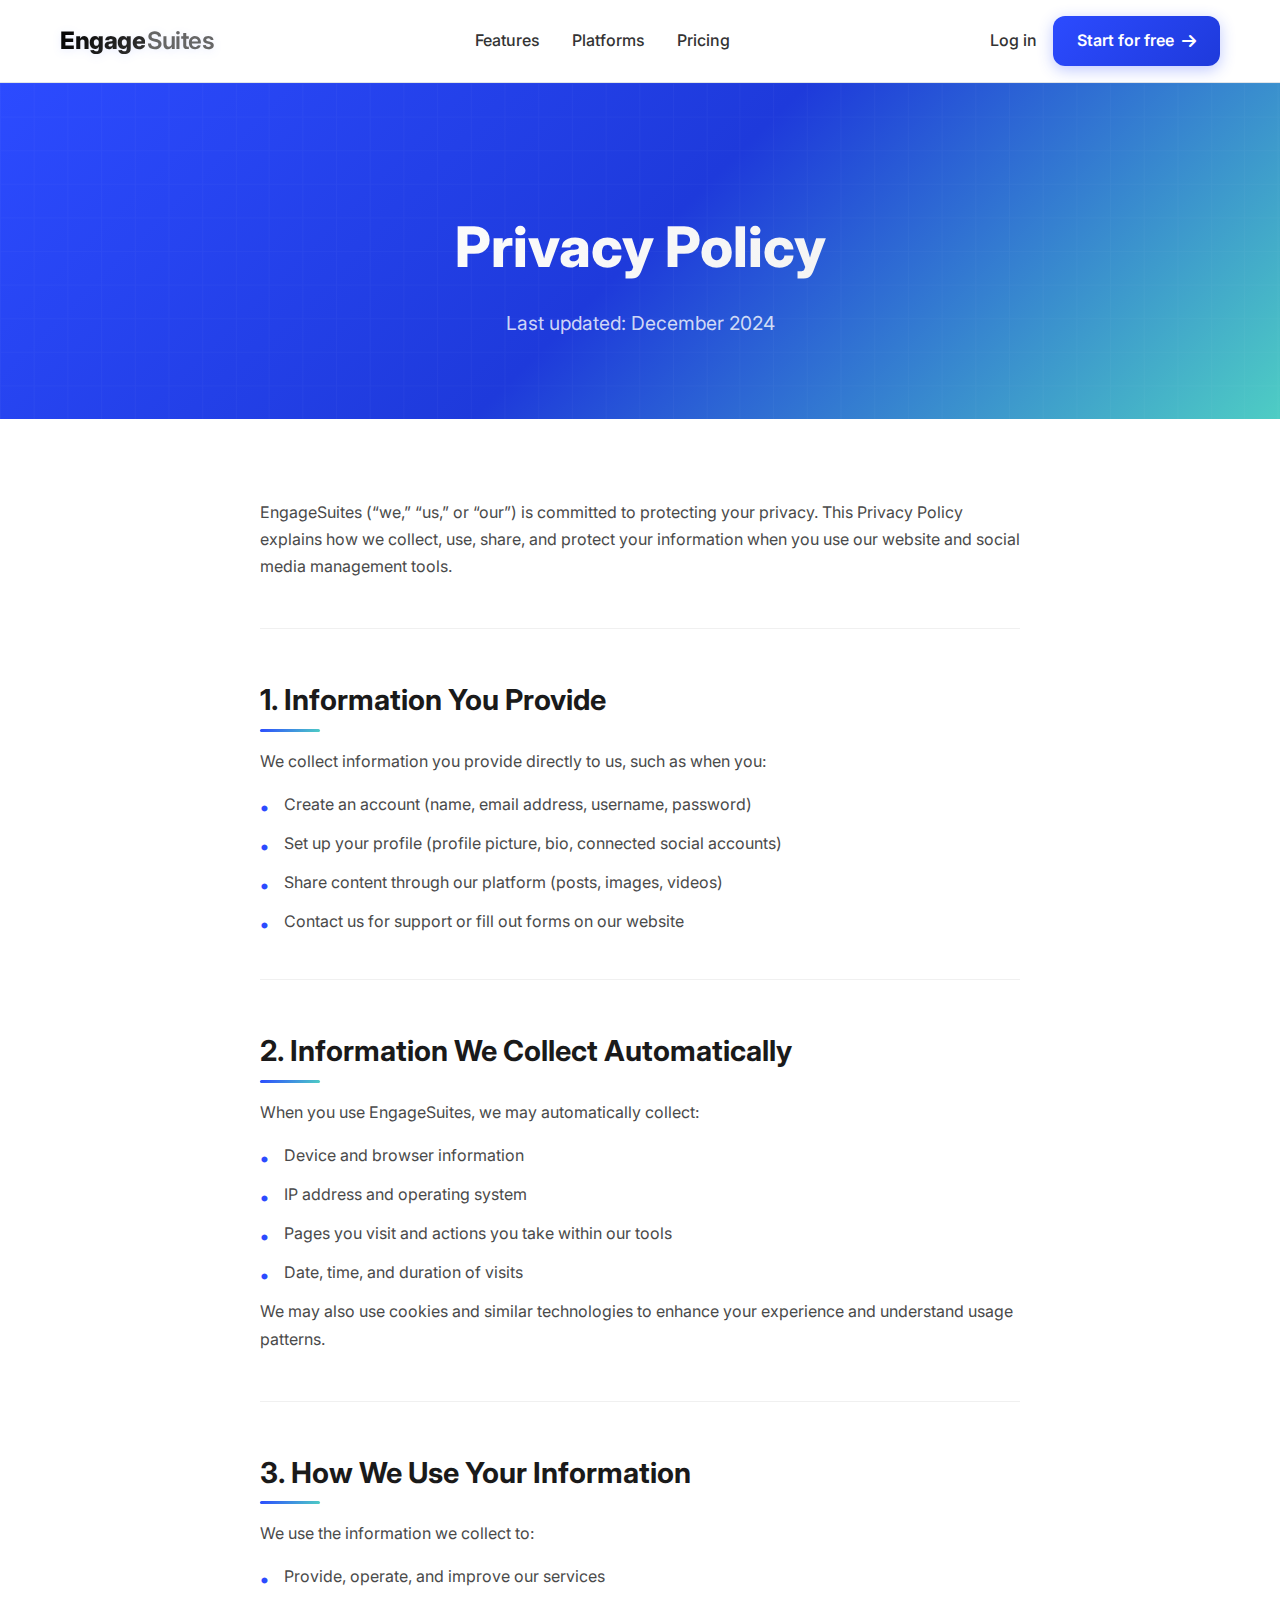
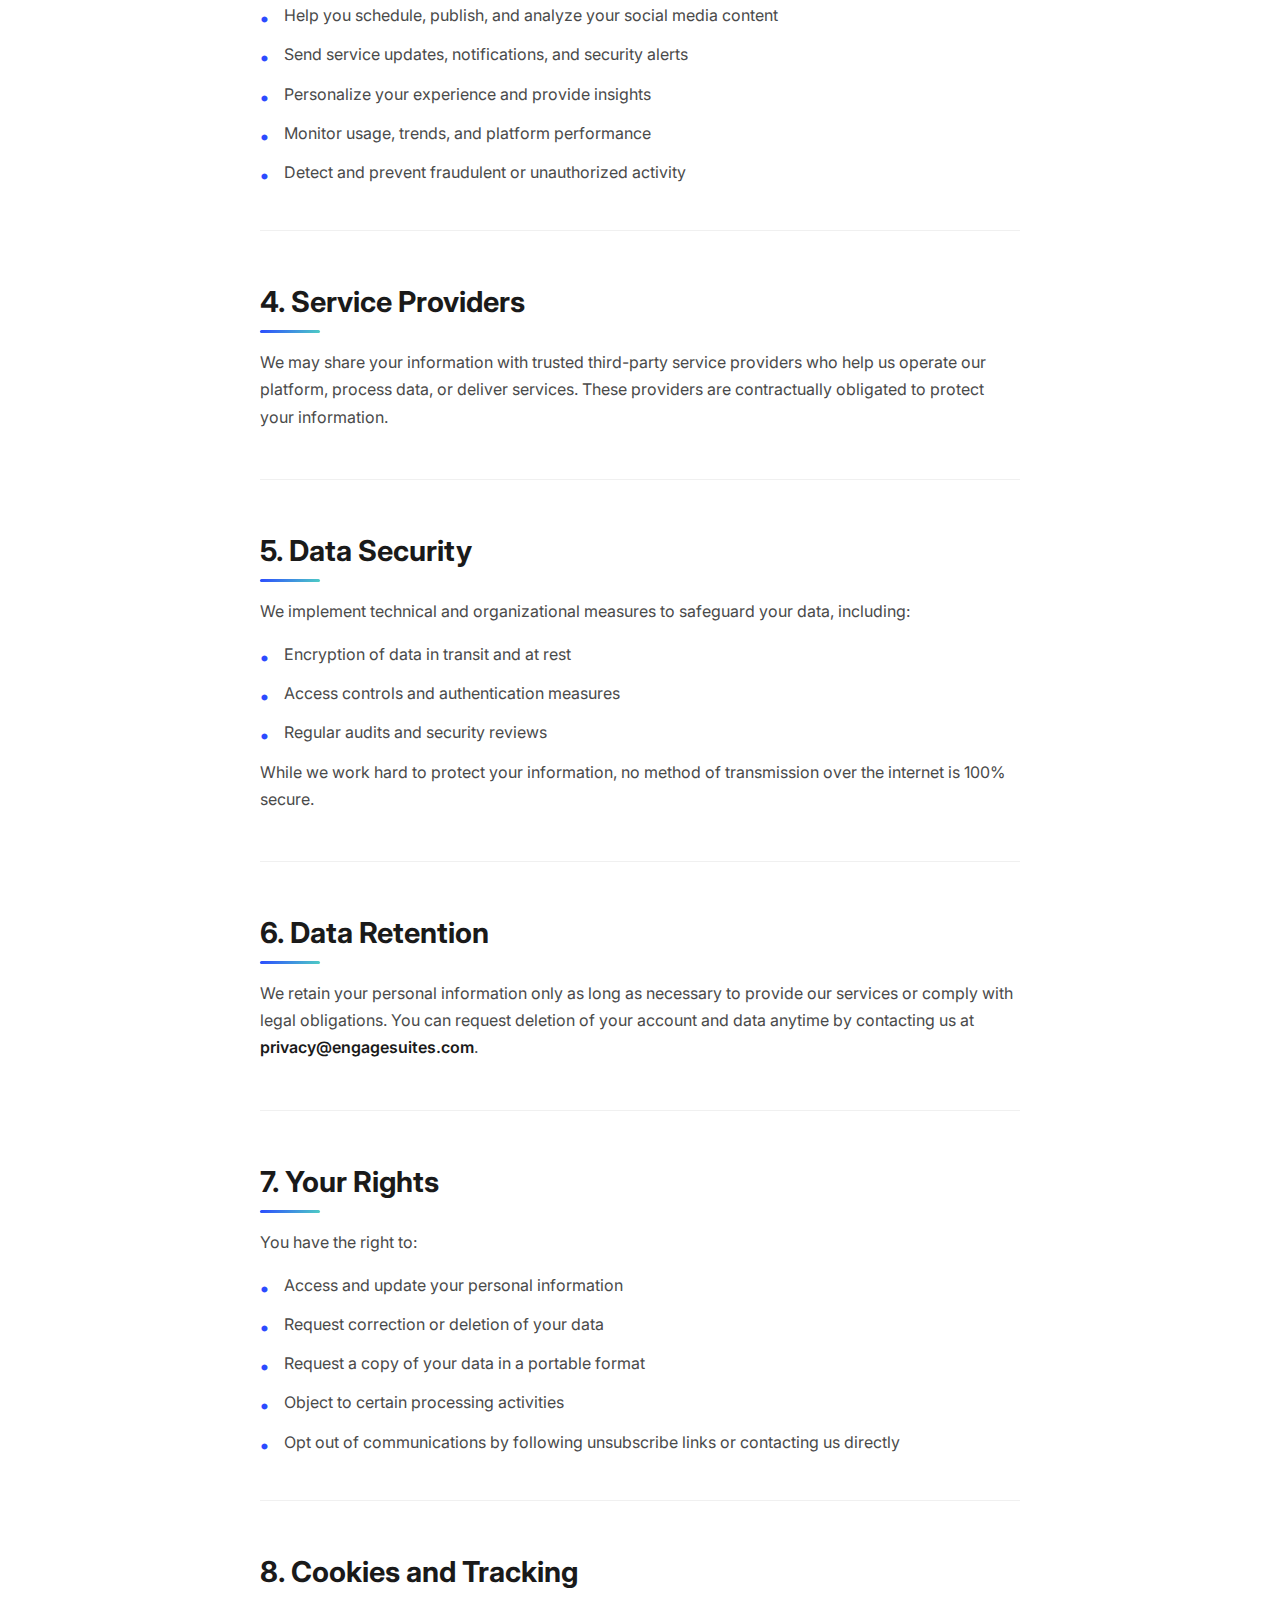
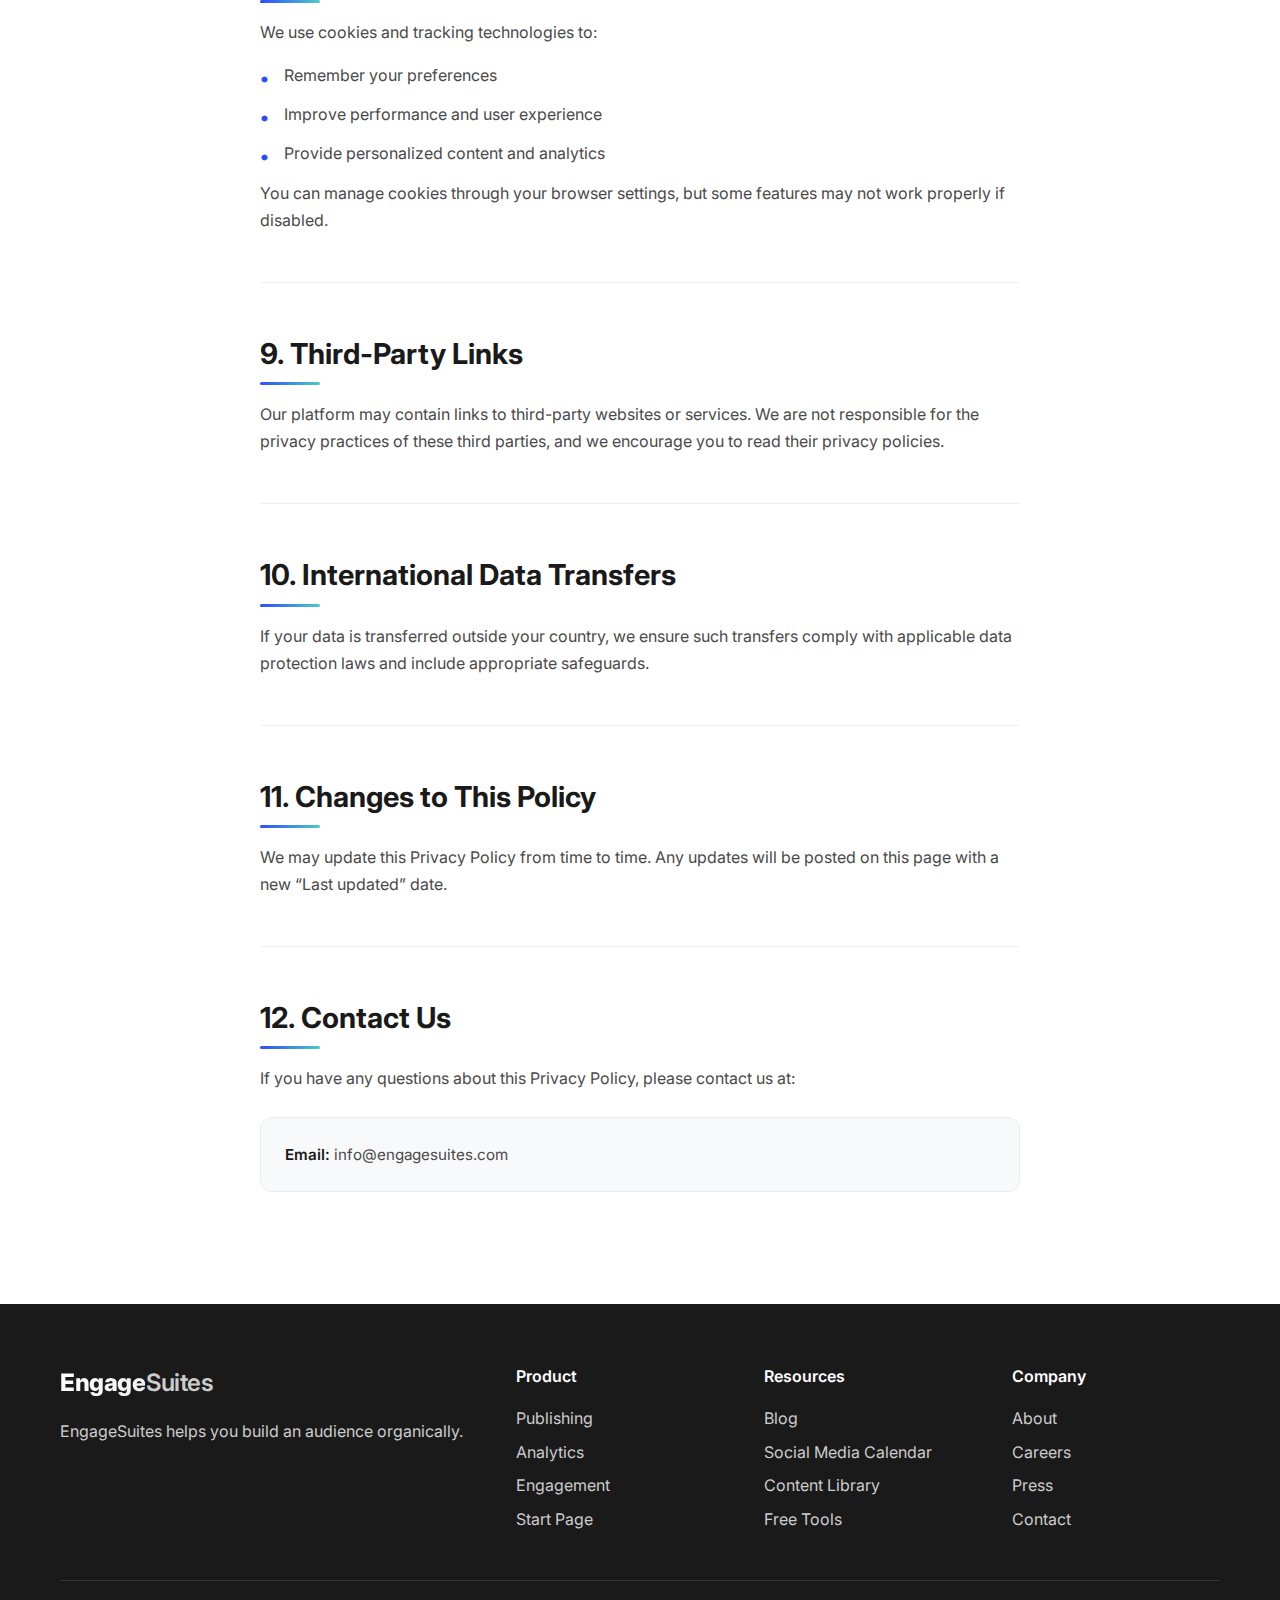
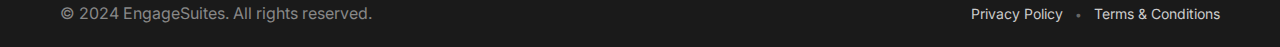
<file: privacy-policy.html>
<!DOCTYPE html>
<html lang="en">

<head>
  <meta charset="UTF-8">
  <meta name="viewport" content="width=device-width, initial-scale=1.0">
  <title>Privacy Policy - EngageSuites</title>
  <link rel="stylesheet" href="styles.css">
  <link rel="preconnect" href="https://fonts.googleapis.com">
  <link rel="preconnect" href="https://fonts.gstatic.com" crossorigin>
  <link href="https://fonts.googleapis.com/css2?family=Inter:wght@300;400;500;600;700;800&display=swap" rel="stylesheet">
  <link rel="stylesheet" href="https://cdnjs.cloudflare.com/ajax/libs/font-awesome/6.4.0/css/all.min.css">
  <link rel="icon" type="image/svg+xml" href="favicon.svg">
  <link rel="icon" type="image/png" href="favicon-16x16.png">
</head>

<body>
  <!-- Header -->
  <header class="header">
    <nav class="nav">
      <div class="nav-container">
        <div class="nav-logo">
          <a href="index.html" class="logo-link">
            <span class="logo-text">
              <span class="logo-engage">Engage</span><span class="logo-suites">Suites</span>
            </span>
          </a>
        </div>
        <ul class="nav-menu">
          <li class="nav-item"><a href="#" class="nav-link">Features</a></li>
          <li class="nav-item"><a href="#" class="nav-link">Platforms</a></li>
          <li class="nav-item"><a href="#" class="nav-link">Pricing</a></li>
        </ul>
        <div class="nav-actions">
          <a href="#" class="nav-link">Log in</a>
          <a href="#" class="btn-primary">
            Start for free <i class="fas fa-arrow-right"></i>
          </a>
        </div>
      </div>
    </nav>
  </header>

  <!-- Privacy Policy Hero -->
  <section class="legal-hero">
    <div class="container">
      <div class="legal-header">
        <h1 class="legal-title">Privacy Policy</h1>
        <p class="legal-subtitle">Last updated: December 2024</p>
      </div>
    </div>
  </section>

  <!-- Privacy Policy Content -->
  <section class="legal-content">
    <div class="container">
      <div class="legal-document">

        <div class="legal-section">
          <p>EngageSuites (“we,” “us,” or “our”) is committed to protecting your privacy. This Privacy Policy explains how we collect, use, share, and protect your information when you use our website and social media management tools.</p>
        </div>

        <div class="legal-section">
          <h2>1. Information You Provide</h2>
          <p>We collect information you provide directly to us, such as when you:</p>
          <ul>
            <li>Create an account (name, email address, username, password)</li>
            <li>Set up your profile (profile picture, bio, connected social accounts)</li>
            <li>Share content through our platform (posts, images, videos)</li>
            <li>Contact us for support or fill out forms on our website</li>
          </ul>
        </div>

        <div class="legal-section">
          <h2>2. Information We Collect Automatically</h2>
          <p>When you use EngageSuites, we may automatically collect:</p>
          <ul>
            <li>Device and browser information</li>
            <li>IP address and operating system</li>
            <li>Pages you visit and actions you take within our tools</li>
            <li>Date, time, and duration of visits</li>
          </ul>
          <p>We may also use cookies and similar technologies to enhance your experience and understand usage patterns.</p>
        </div>

        <div class="legal-section">
          <h2>3. How We Use Your Information</h2>
          <p>We use the information we collect to:</p>
          <ul>
            <li>Provide, operate, and improve our services</li>
            <li>Help you schedule, publish, and analyze your social media content</li>
            <li>Send service updates, notifications, and security alerts</li>
            <li>Personalize your experience and provide insights</li>
            <li>Monitor usage, trends, and platform performance</li>
            <li>Detect and prevent fraudulent or unauthorized activity</li>
          </ul>
        </div>

        <div class="legal-section">
          <h2>4. Service Providers</h2>
          <p>We may share your information with trusted third-party service providers who help us operate our platform, process data, or deliver services. These providers are contractually obligated to protect your information.</p>
        </div>

        <div class="legal-section">
          <h2>5. Data Security</h2>
          <p>We implement technical and organizational measures to safeguard your data, including:</p>
          <ul>
            <li>Encryption of data in transit and at rest</li>
            <li>Access controls and authentication measures</li>
            <li>Regular audits and security reviews</li>
          </ul>
          <p>While we work hard to protect your information, no method of transmission over the internet is 100% secure.</p>
        </div>

        <div class="legal-section">
          <h2>6. Data Retention</h2>
          <p>We retain your personal information only as long as necessary to provide our services or comply with legal obligations. You can request deletion of your account and data anytime by contacting us at <strong>privacy@engagesuites.com</strong>.</p>
        </div>

        <div class="legal-section">
          <h2>7. Your Rights</h2>
          <p>You have the right to:</p>
          <ul>
            <li>Access and update your personal information</li>
            <li>Request correction or deletion of your data</li>
            <li>Request a copy of your data in a portable format</li>
            <li>Object to certain processing activities</li>
            <li>Opt out of communications by following unsubscribe links or contacting us directly</li>
          </ul>
        </div>

        <div class="legal-section">
          <h2>8. Cookies and Tracking</h2>
          <p>We use cookies and tracking technologies to:</p>
          <ul>
            <li>Remember your preferences</li>
            <li>Improve performance and user experience</li>
            <li>Provide personalized content and analytics</li>
          </ul>
          <p>You can manage cookies through your browser settings, but some features may not work properly if disabled.</p>
        </div>

        <div class="legal-section">
          <h2>9. Third-Party Links</h2>
          <p>Our platform may contain links to third-party websites or services. We are not responsible for the privacy practices of these third parties, and we encourage you to read their privacy policies.</p>
        </div>

        <div class="legal-section">
          <h2>10. International Data Transfers</h2>
          <p>If your data is transferred outside your country, we ensure such transfers comply with applicable data protection laws and include appropriate safeguards.</p>
        </div>

        <div class="legal-section">
          <h2>11. Changes to This Policy</h2>
          <p>We may update this Privacy Policy from time to time. Any updates will be posted on this page with a new “Last updated” date.</p>
        </div>

        <div class="legal-section">
          <h2>12. Contact Us</h2>
          <p>If you have any questions about this Privacy Policy, please contact us at:</p>
          <div class="contact-info">
            <p><strong>Email:</strong> info@engagesuites.com</p>
          </div>
        </div>

      </div>
    </div>
  </section>

  <!-- Footer -->
  <footer class="footer">
    <div class="container">
      <div class="footer-content">
        <div class="footer-section">
          <div class="footer-logo">
            <a href="index.html" class="footer-logo-link">
              <span class="footer-logo-text">
                <span class="footer-logo-engage">Engage</span><span class="footer-logo-suites">Suites</span>
              </span>
            </a>
          </div>
          <p>EngageSuites helps you build an audience organically.</p>
        </div>
        <div class="footer-section">
          <h4>Product</h4>
          <ul>
            <li><a href="#">Publishing</a></li>
            <li><a href="#">Analytics</a></li>
            <li><a href="#">Engagement</a></li>
            <li><a href="#">Start Page</a></li>
          </ul>
        </div>
        <div class="footer-section">
          <h4>Resources</h4>
          <ul>
            <li><a href="#">Blog</a></li>
            <li><a href="#">Social Media Calendar</a></li>
            <li><a href="#">Content Library</a></li>
            <li><a href="#">Free Tools</a></li>
          </ul>
        </div>
        <div class="footer-section">
          <h4>Company</h4>
          <ul>
            <li><a href="#">About</a></li>
            <li><a href="#">Careers</a></li>
            <li><a href="#">Press</a></li>
            <li><a href="#">Contact</a></li>
          </ul>
        </div>
      </div>
      <div class="footer-bottom">
        <div class="footer-legal">
          <p>&copy; 2024 EngageSuites. All rights reserved.</p>
          <div class="footer-links">
            <a href="privacy-policy.html">Privacy Policy</a>
            <span class="separator">•</span>
            <a href="terms-conditions.html">Terms & Conditions</a>
          </div>
        </div>
      </div>
    </div>
  </footer>
</body>

</html>
</file>
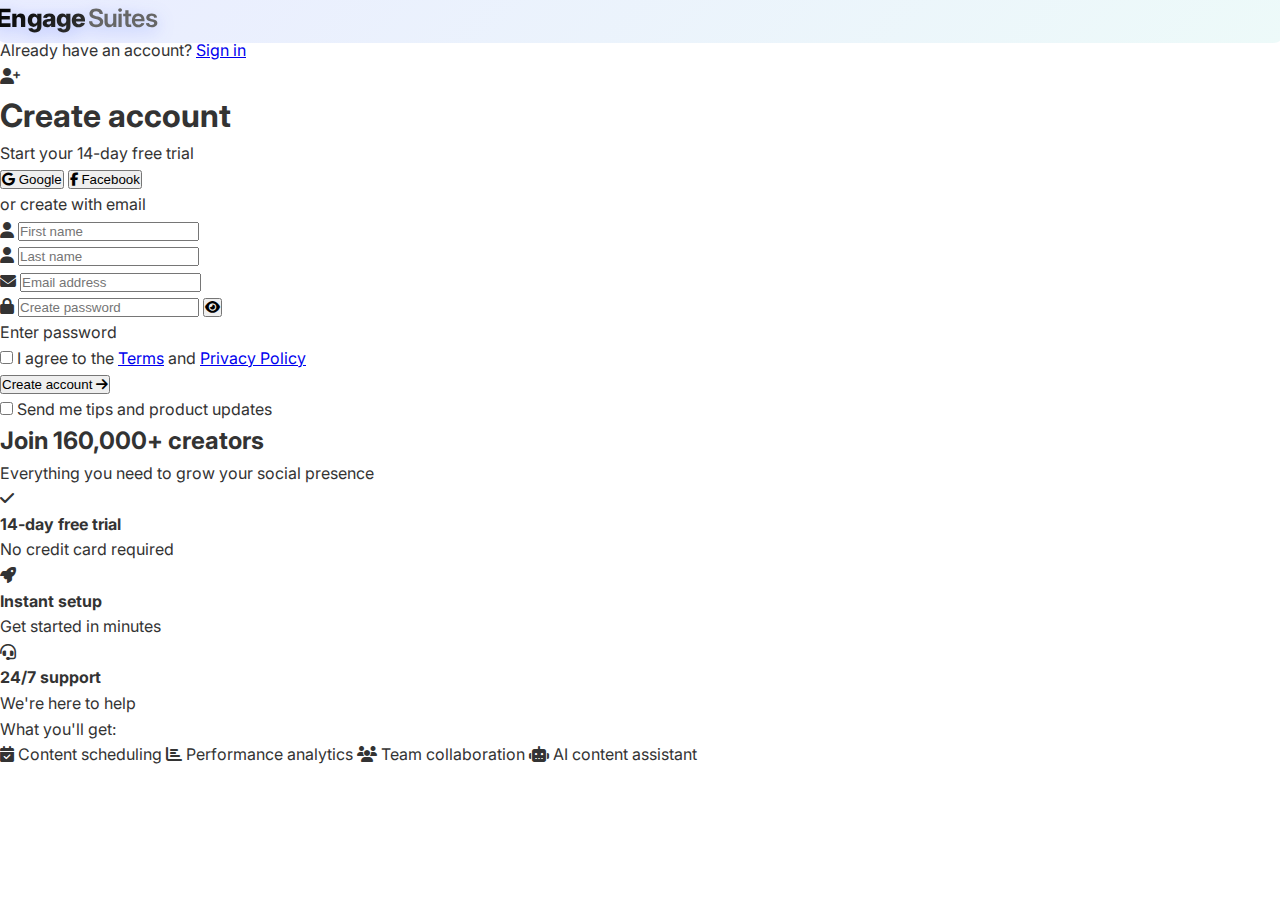
<file: signup.html>
<!DOCTYPE html>
<html lang="en">

<head>
    <meta charset="UTF-8">
    <meta name="viewport" content="width=device-width, initial-scale=1.0">
    <title>Sign Up - EngageSuites</title>
    <link rel="stylesheet" href="styles.css">
    <link rel="preconnect" href="https://fonts.googleapis.com">
    <link rel="preconnect" href="https://fonts.gstatic.com" crossorigin>
    <link href="https://fonts.googleapis.com/css2?family=Inter:wght@300;400;500;600;700;800&display=swap"
        rel="stylesheet">
    <link rel="stylesheet" href="https://cdnjs.cloudflare.com/ajax/libs/font-awesome/6.4.0/css/all.min.css">
    <link rel="icon" type="image/svg+xml" href="favicon.svg">
    <link rel="icon" type="image/png" href="favicon-16x16.png">
</head>

<body class="auth-body">
    <!-- Compact Header -->
    <header class="auth-header">
        <div class="auth-nav">
            <div class="nav-logo">
                <a href="index.html" class="logo-link">
                    <span class="logo-text">
                        <span class="logo-engage">Engage</span><span class="logo-suites">Suites</span>
                    </span>
                </a>
            </div>
            <div class="auth-nav-links">
                <span class="auth-nav-text">Already have an account?</span>
                <a href="login.html" class="btn-primary-sm">Sign in</a>
            </div>
        </div>
    </header>

    <!-- Main Auth Container -->
    <main class="auth-main">
        <div class="auth-wrapper">
            <!-- Signup Form Side -->
            <div class="auth-card signup-card">
                <div class="auth-card-header">
                    <div class="welcome-icon">
                        <i class="fas fa-user-plus"></i>
                    </div>
                    <h1 class="auth-title">Create account</h1>
                    <p class="auth-subtitle">Start your 14-day free trial</p>
                </div>

                <form class="auth-form">
                    <!-- Social Signup First -->
                    <div class="social-login-section">
                        <div class="social-buttons-row">
                            <button type="button" class="btn-social-compact btn-google">
                                <i class="fab fa-google"></i>
                                Google
                            </button>
                            <button type="button" class="btn-social-compact btn-facebook">
                                <i class="fab fa-facebook-f"></i>
                                Facebook
                            </button>
                        </div>
                    </div>

                    <div class="divider-compact">
                        <span>or create with email</span>
                    </div>

                    <!-- Form Fields -->
                    <div class="form-fields">
                        <!-- Name Row -->
                        <div class="form-row-compact">
                            <div class="form-group-compact">
                                <div class="input-wrapper-compact">
                                    <i class="fas fa-user input-icon-compact"></i>
                                    <input type="text" id="firstName" name="firstName" class="form-input-compact" placeholder="First name" required>
                                </div>
                            </div>
                            <div class="form-group-compact">
                                <div class="input-wrapper-compact">
                                    <i class="fas fa-user input-icon-compact"></i>
                                    <input type="text" id="lastName" name="lastName" class="form-input-compact" placeholder="Last name" required>
                                </div>
                            </div>
                        </div>

                        <!-- Email -->
                        <div class="form-group-compact">
                            <div class="input-wrapper-compact">
                                <i class="fas fa-envelope input-icon-compact"></i>
                                <input type="email" id="email" name="email" class="form-input-compact" placeholder="Email address" required>
                            </div>
                        </div>

                        <!-- Password -->
                        <div class="form-group-compact">
                            <div class="input-wrapper-compact">
                                <i class="fas fa-lock input-icon-compact"></i>
                                <input type="password" id="password" name="password" class="form-input-compact" placeholder="Create password" required>
                                <button type="button" class="password-toggle-compact" onclick="togglePassword('password')">
                                    <i class="fas fa-eye"></i>
                                </button>
                            </div>
                            <div class="password-strength">
                                <div class="strength-indicator">
                                    <div class="strength-bar" id="strengthBar"></div>
                                </div>
                                <span class="strength-text" id="strengthText">Enter password</span>
                            </div>
                        </div>
                    </div>

                    <!-- Terms Checkbox -->
                    <div class="terms-section">
                        <label class="checkbox-wrapper">
                            <input type="checkbox" id="terms" name="terms" required>
                            <span class="checkbox-custom"></span>
                            <span class="checkbox-text">
                                I agree to the <a href="terms-conditions.html" target="_blank">Terms</a> and <a href="privacy-policy.html" target="_blank">Privacy Policy</a>
                            </span>
                        </label>
                    </div>

                    <!-- Submit Button -->
                    <button type="submit" class="btn-auth-primary">
                        Create account
                        <i class="fas fa-arrow-right"></i>
                    </button>

                    <!-- Newsletter Opt-in -->
                    <div class="newsletter-section">
                        <label class="checkbox-wrapper">
                            <input type="checkbox" id="newsletter" name="newsletter">
                            <span class="checkbox-custom"></span>
                            <span class="checkbox-text">Send me tips and product updates</span>
                        </label>
                    </div>
                </form>
            </div>

            <!-- Visual Side -->
            <div class="auth-visual signup-visual">
                <div class="visual-content">
                    <div class="visual-header">
                        <h2>Join 160,000+ creators</h2>
                        <p>Everything you need to grow your social presence</p>
                    </div>
                    
                    <div class="benefits-list">
                        <div class="benefit-item">
                            <div class="benefit-icon">
                                <i class="fas fa-check"></i>
                            </div>
                            <div class="benefit-content">
                                <h4>14-day free trial</h4>
                                <p>No credit card required</p>
                            </div>
                        </div>
                        <div class="benefit-item">
                            <div class="benefit-icon">
                                <i class="fas fa-rocket"></i>
                            </div>
                            <div class="benefit-content">
                                <h4>Instant setup</h4>
                                <p>Get started in minutes</p>
                            </div>
                        </div>
                        <div class="benefit-item">
                            <div class="benefit-icon">
                                <i class="fas fa-headset"></i>
                            </div>
                            <div class="benefit-content">
                                <h4>24/7 support</h4>
                                <p>We're here to help</p>
                            </div>
                        </div>
                    </div>

                    <div class="feature-preview">
                        <div class="preview-card">
                            <div class="preview-header">
                                <span>What you'll get:</span>
                            </div>
                            <div class="preview-features">
                                <span><i class="fas fa-calendar-check"></i> Content scheduling</span>
                                <span><i class="fas fa-chart-bar"></i> Performance analytics</span>
                                <span><i class="fas fa-users"></i> Team collaboration</span>
                                <span><i class="fas fa-robot"></i> AI content assistant</span>
                            </div>
                        </div>
                    </div>
                </div>
            </div>
        </div>
    </main>

    <script>
        function togglePassword(inputId) {
            const input = document.getElementById(inputId);
            const icon = input.parentElement.querySelector('.password-toggle-compact i');
            
            if (input.type === 'password') {
                input.type = 'text';
                icon.classList.remove('fa-eye');
                icon.classList.add('fa-eye-slash');
            } else {
                input.type = 'password';
                icon.classList.remove('fa-eye-slash');
                icon.classList.add('fa-eye');
            }
        }

        // Password strength checker
        document.getElementById('password').addEventListener('input', function(e) {
            const password = e.target.value;
            const strengthBar = document.getElementById('strengthBar');
            const strengthText = document.getElementById('strengthText');
            
            let strength = 0;
            let text = 'Weak';
            let color = '#e53e3e';
            
            if (password.length >= 8) strength += 1;
            if (/[A-Z]/.test(password)) strength += 1;
            if (/[0-9]/.test(password)) strength += 1;
            if (/[^A-Za-z0-9]/.test(password)) strength += 1;
            
            if (password.length === 0) {
                text = 'Enter password';
                color = '#cbd5e0';
                strength = 0;
            } else if (strength < 2) {
                text = 'Weak';
                color = '#e53e3e';
            } else if (strength < 3) {
                text = 'Fair';
                color = '#dd6b20';
            } else if (strength < 4) {
                text = 'Good';
                color = '#38a169';
            } else {
                text = 'Strong';
                color = '#25a05d';
            }
            
            strengthBar.style.width = (strength * 25) + '%';
            strengthBar.style.backgroundColor = color;
            strengthText.textContent = text;
            strengthText.style.color = color;
        });

        // Form submission
        document.querySelector('.auth-form').addEventListener('submit', function(e) {
            e.preventDefault();
            console.log('Signup form submitted');
        });
    </script>
</body>

</html>
</file>
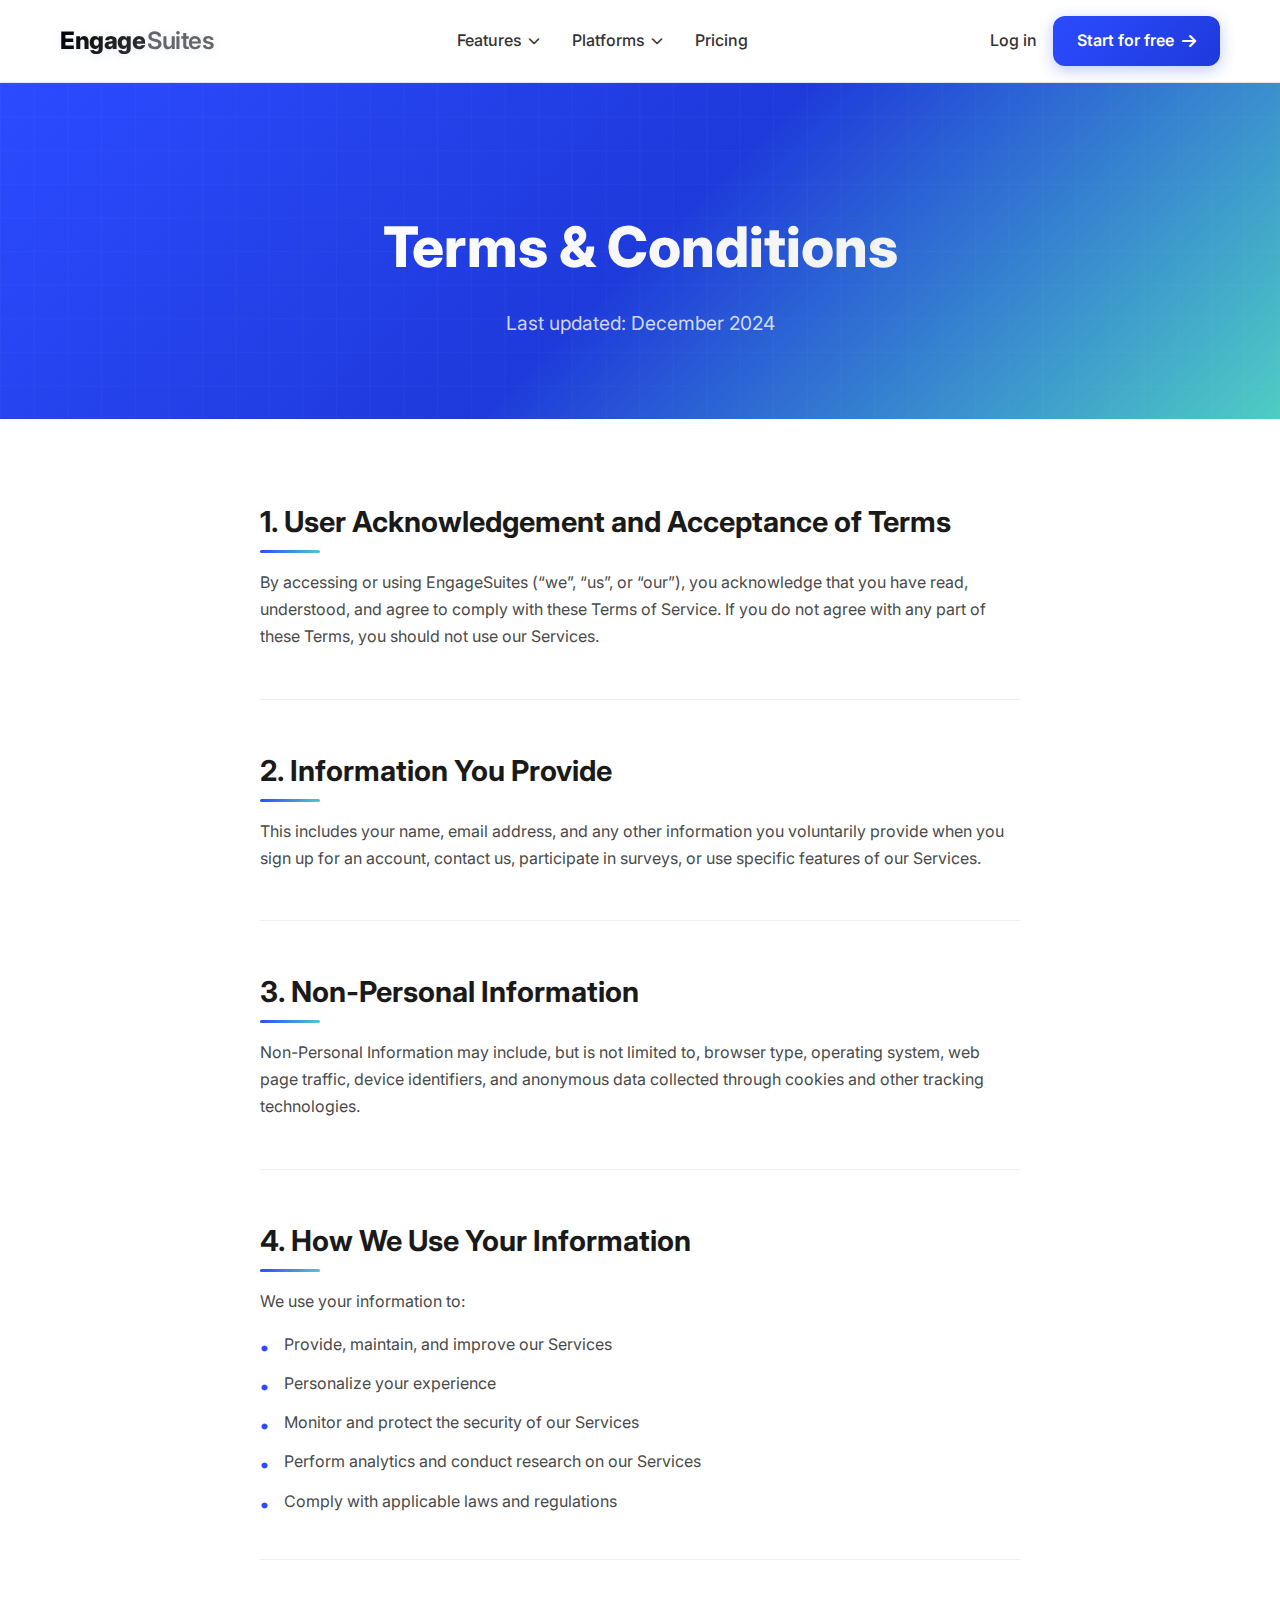
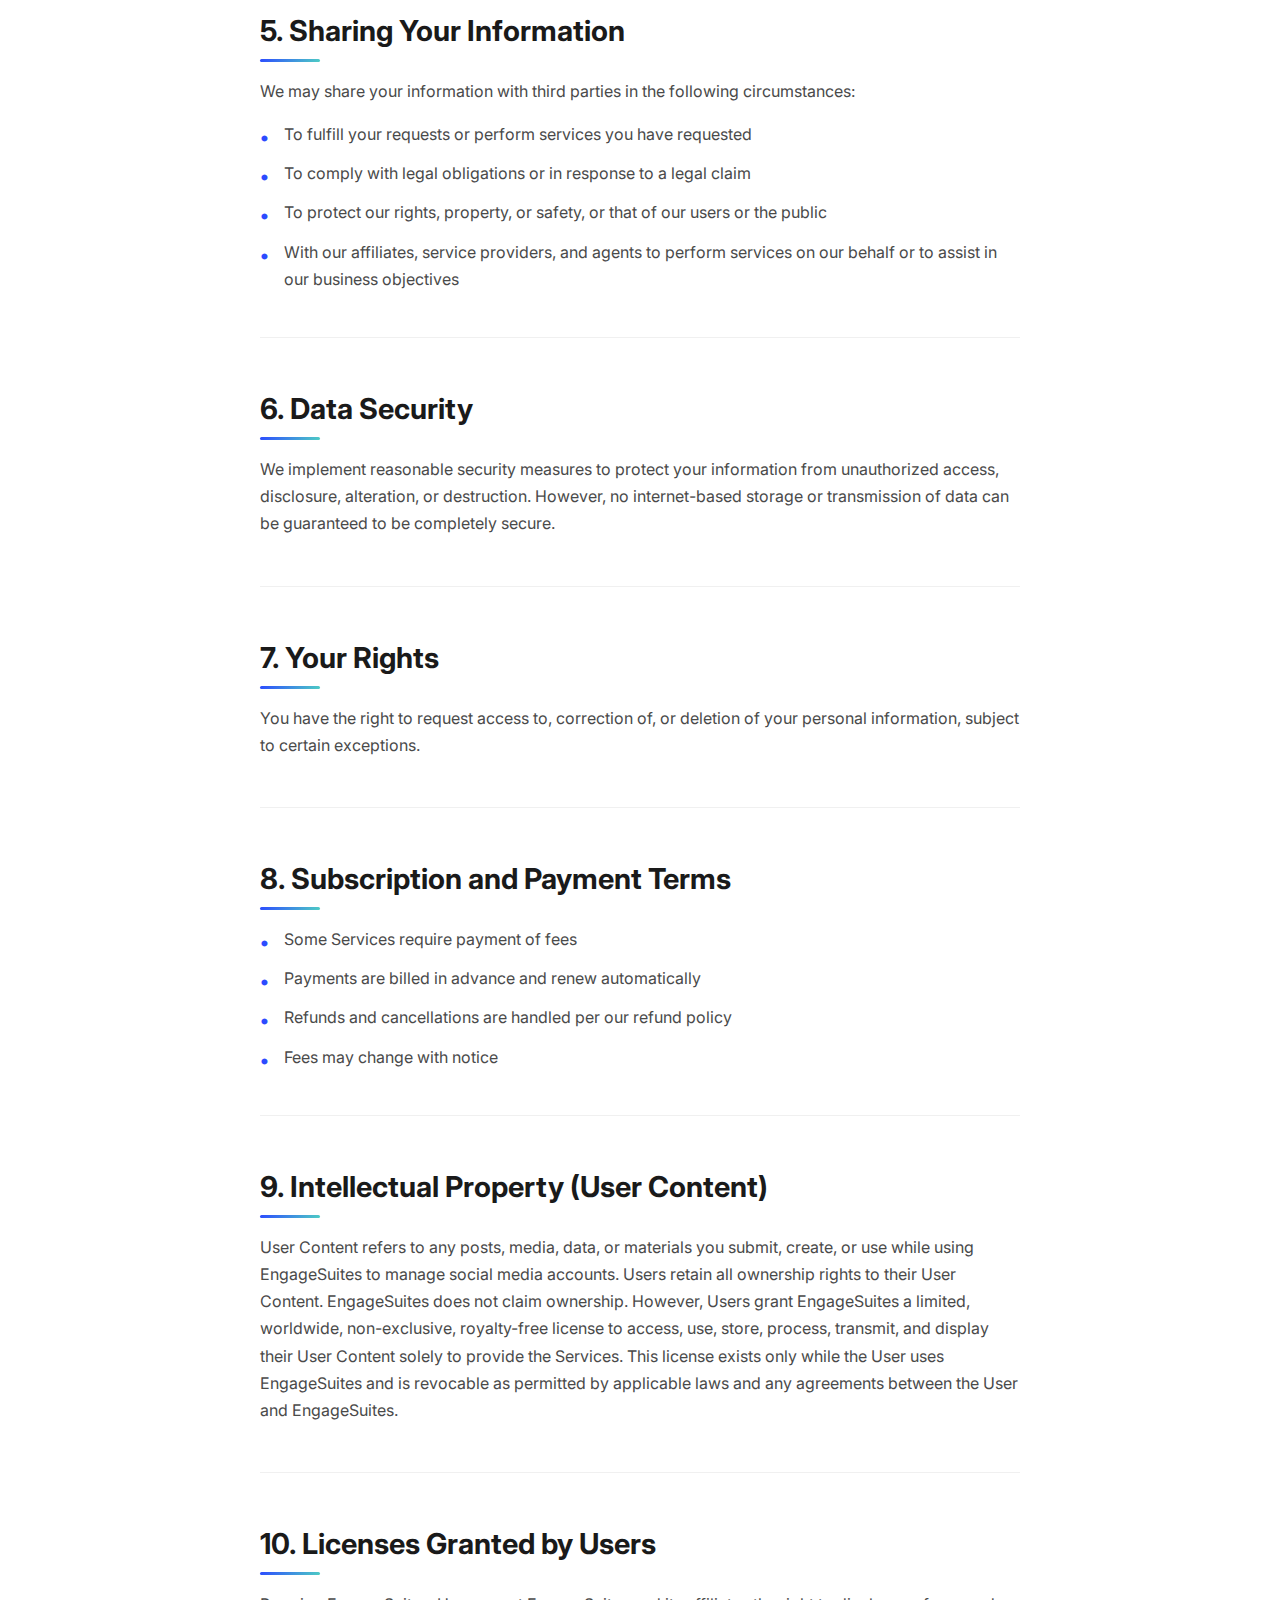
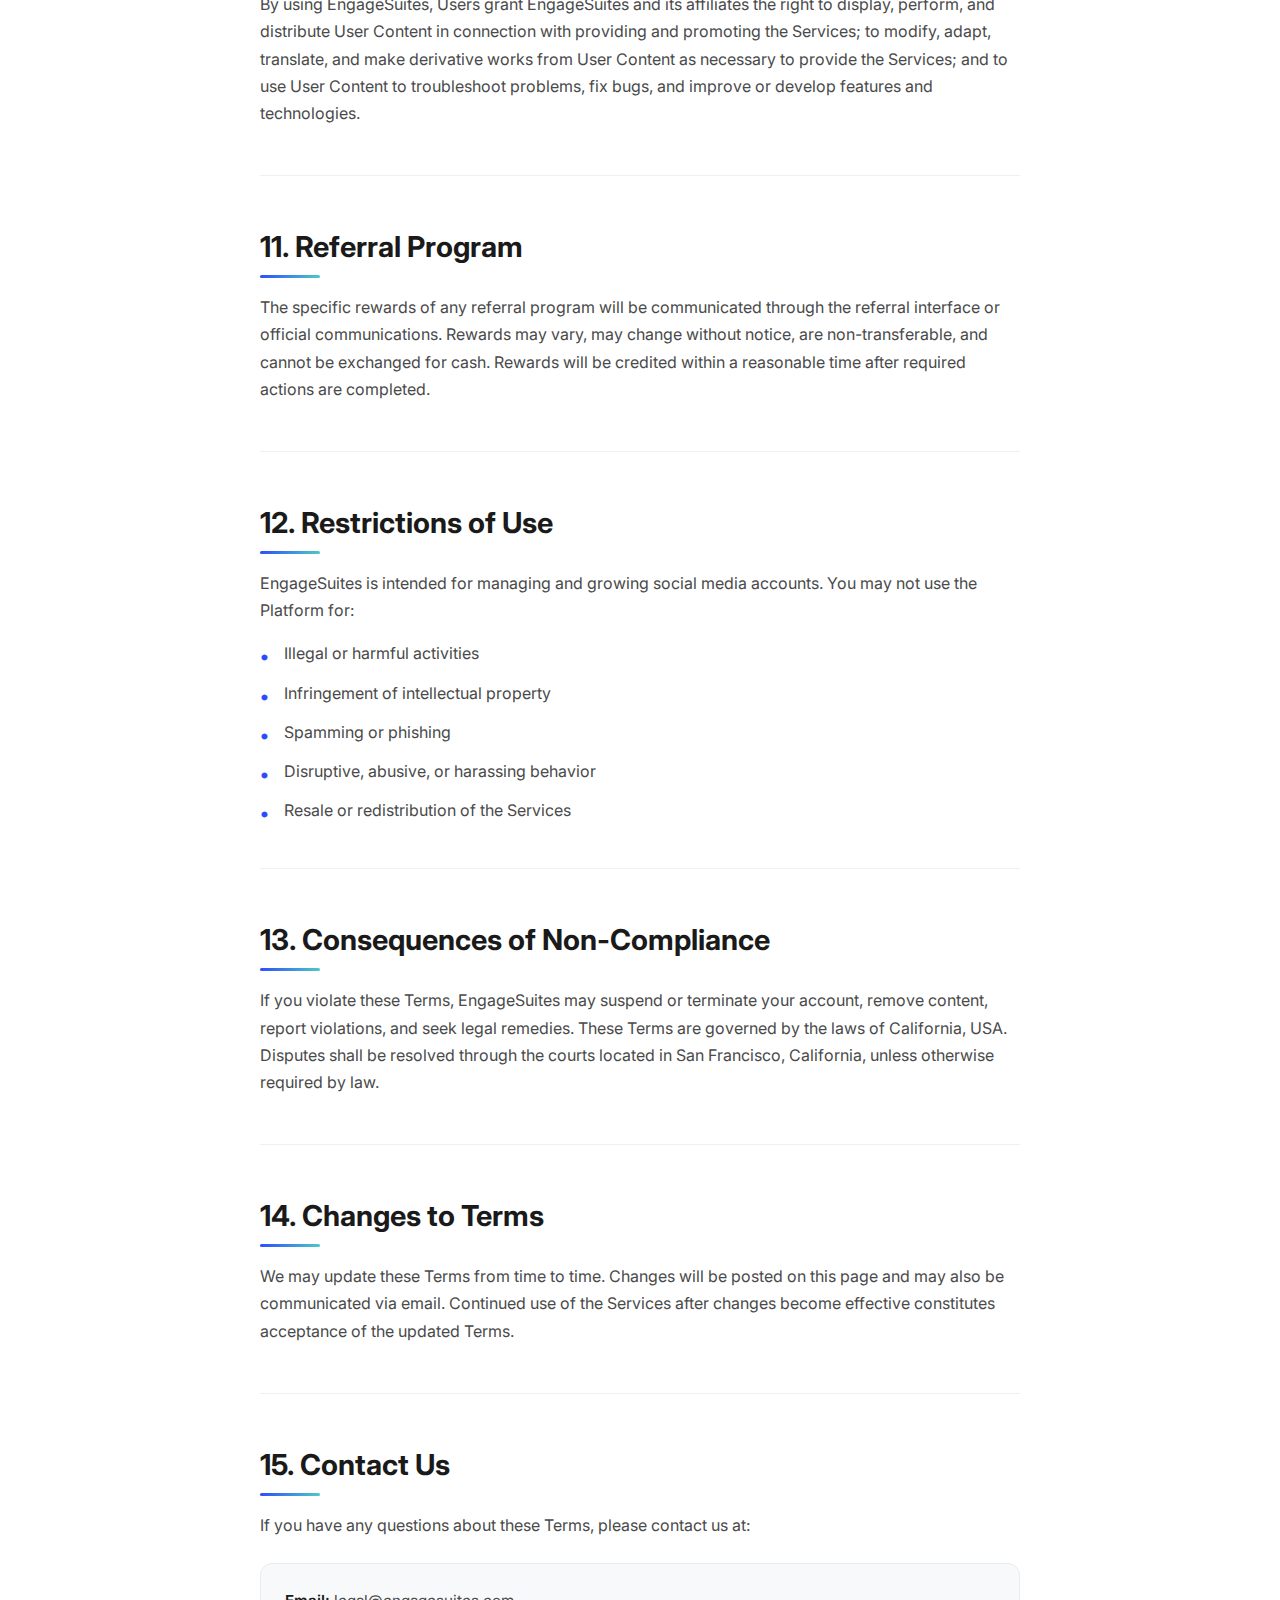
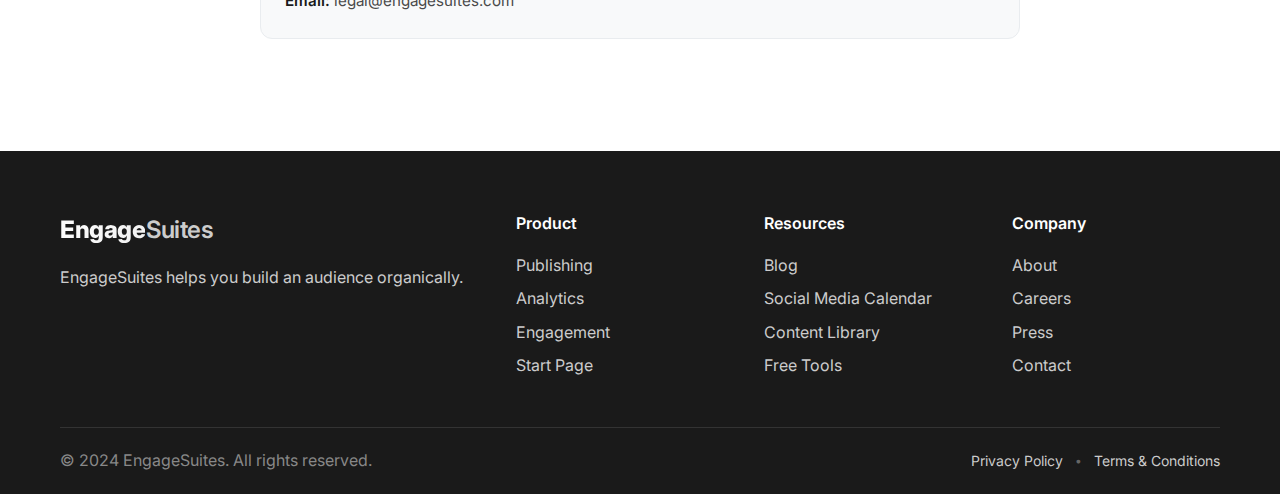
<file: terms-conditions.html>
<!DOCTYPE html>
<html lang="en">

<head>
  <meta charset="UTF-8">
  <meta name="viewport" content="width=device-width, initial-scale=1.0">
  <title>Terms & Conditions - EngageSuites</title>
  <link rel="stylesheet" href="styles.css">
  <link rel="preconnect" href="https://fonts.googleapis.com">
  <link rel="preconnect" href="https://fonts.gstatic.com" crossorigin>
  <link href="https://fonts.googleapis.com/css2?family=Inter:wght@300;400;500;600;700;800&display=swap" rel="stylesheet">
  <link rel="stylesheet" href="https://cdnjs.cloudflare.com/ajax/libs/font-awesome/6.4.0/css/all.min.css">
  <link rel="icon" type="image/svg+xml" href="favicon.svg">
  <link rel="icon" type="image/png" href="favicon-16x16.png">
</head>

<body>
  <!-- Header -->
  <header class="header">
    <nav class="nav">
      <div class="nav-container">
        <div class="nav-logo">
          <a href="index.html" class="logo-link">
            <span class="logo-text">
              <span class="logo-engage">Engage</span><span class="logo-suites">Suites</span>
            </span>
          </a>
        </div>
        <ul class="nav-menu">
          <li class="nav-item dropdown">
            <a href="#" class="nav-link dropdown-toggle">
              Features
              <i class="fas fa-chevron-down"></i>
            </a>
            <div class="dropdown-menu">
              <a href="#" class="dropdown-item">
                <i class="fas fa-plus-circle"></i>
                <div class="dropdown-item-content">
                  <span class="dropdown-item-title">Create</span>
                  <span class="dropdown-item-desc">Build your own library of content ideas</span>
                </div>
              </a>
              <a href="#" class="dropdown-item">
                <i class="fas fa-paper-plane"></i>
                <div class="dropdown-item-content">
                  <span class="dropdown-item-title">Publish</span>
                  <span class="dropdown-item-desc">Plan and schedule your content across social media platforms</span>
                </div>
              </a>
              <a href="#" class="dropdown-item">
                <i class="fas fa-chart-line"></i>
                <div class="dropdown-item-content">
                  <span class="dropdown-item-title">Analyze</span>
                  <span class="dropdown-item-desc">Measure performance and turn insights into growth</span>
                </div>
              </a>
              <a href="#" class="dropdown-item">
                <i class="fas fa-users"></i>
                <div class="dropdown-item-content">
                  <span class="dropdown-item-title">Collaborate</span>
                  <span class="dropdown-item-desc">Work together seamlessly, from planning to publishing</span>
                </div>
              </a>
            </div>
          </li>
          <li class="nav-item dropdown">
            <a href="#" class="nav-link dropdown-toggle">
              Platforms
              <i class="fas fa-chevron-down"></i>
            </a>
            <div class="dropdown-menu">
              <a href="#" class="dropdown-item">
                <i class="fab fa-instagram"></i>
                <div class="dropdown-item-content">
                  <span class="dropdown-item-title">Instagram</span>
                  <span class="dropdown-item-desc">Share photos, stories, and reels with your audience</span>
                </div>
              </a>
              <a href="#" class="dropdown-item">
                <i class="fab fa-facebook"></i>
                <div class="dropdown-item-content">
                  <span class="dropdown-item-title">Facebook</span>
                  <span class="dropdown-item-desc">Connect with friends and grow your community</span>
                </div>
              </a>
              <a href="#" class="dropdown-item">
                <i class="fab fa-twitter"></i>
                <div class="dropdown-item-content">
                  <span class="dropdown-item-title">Twitter</span>
                  <span class="dropdown-item-desc">Share thoughts and engage in real-time conversations</span>
                </div>
              </a>
              <a href="#" class="dropdown-item">
                <i class="fab fa-youtube"></i>
                <div class="dropdown-item-content">
                  <span class="dropdown-item-title">YouTube</span>
                  <span class="dropdown-item-desc">Create and share video content with the world</span>
                </div>
              </a>
            </div>
          </li>
          <li class="nav-item">
            <a href="#" class="nav-link">Pricing</a>
          </li>
        </ul>
        <div class="nav-actions">
          <a href="#" class="nav-link">Log in</a>
          <a href="#" class="btn-primary">
            Start for free
            <i class="fas fa-arrow-right"></i>
          </a>
        </div>
      </div>
    </nav>
  </header>

  <!-- Terms Hero -->
  <section class="legal-hero">
    <div class="container">
      <div class="legal-header">
        <h1 class="legal-title">Terms & Conditions</h1>
        <p class="legal-subtitle">Last updated: December 2024</p>
      </div>
    </div>
  </section>

  <!-- Terms Content -->
  <section class="legal-content">
    <div class="container">
      <div class="legal-document">

        <div class="legal-section">
          <h2>1. User Acknowledgement and Acceptance of Terms</h2>
          <p>By accessing or using EngageSuites (“we”, “us”, or “our”), you acknowledge that you have read, understood, and agree to comply with these Terms of Service. If you do not agree with any part of these Terms, you should not use our Services.</p>
        </div>

        <div class="legal-section">
          <h2>2. Information You Provide</h2>
          <p>This includes your name, email address, and any other information you voluntarily provide when you sign up for an account, contact us, participate in surveys, or use specific features of our Services.</p>
        </div>

        <div class="legal-section">
          <h2>3. Non-Personal Information</h2>
          <p>Non-Personal Information may include, but is not limited to, browser type, operating system, web page traffic, device identifiers, and anonymous data collected through cookies and other tracking technologies.</p>
        </div>

        <div class="legal-section">
          <h2>4. How We Use Your Information</h2>
          <p>We use your information to:</p>
          <ul>
            <li>Provide, maintain, and improve our Services</li>
            <li>Personalize your experience</li>
            <li>Monitor and protect the security of our Services</li>
            <li>Perform analytics and conduct research on our Services</li>
            <li>Comply with applicable laws and regulations</li>
          </ul>
        </div>

        <div class="legal-section">
          <h2>5. Sharing Your Information</h2>
          <p>We may share your information with third parties in the following circumstances:</p>
          <ul>
            <li>To fulfill your requests or perform services you have requested</li>
            <li>To comply with legal obligations or in response to a legal claim</li>
            <li>To protect our rights, property, or safety, or that of our users or the public</li>
            <li>With our affiliates, service providers, and agents to perform services on our behalf or to assist in our business objectives</li>
          </ul>
        </div>

        <div class="legal-section">
          <h2>6. Data Security</h2>
          <p>We implement reasonable security measures to protect your information from unauthorized access, disclosure, alteration, or destruction. However, no internet-based storage or transmission of data can be guaranteed to be completely secure.</p>
        </div>

        <div class="legal-section">
          <h2>7. Your Rights</h2>
          <p>You have the right to request access to, correction of, or deletion of your personal information, subject to certain exceptions.</p>
        </div>

        <div class="legal-section">
          <h2>8. Subscription and Payment Terms</h2>
          <ul>
            <li>Some Services require payment of fees</li>
            <li>Payments are billed in advance and renew automatically</li>
            <li>Refunds and cancellations are handled per our refund policy</li>
            <li>Fees may change with notice</li>
          </ul>
        </div>

        <div class="legal-section">
          <h2>9. Intellectual Property (User Content)</h2>
          <p>User Content refers to any posts, media, data, or materials you submit, create, or use while using EngageSuites to manage social media accounts. Users retain all ownership rights to their User Content. EngageSuites does not claim ownership. However, Users grant EngageSuites a limited, worldwide, non-exclusive, royalty-free license to access, use, store, process, transmit, and display their User Content solely to provide the Services. This license exists only while the User uses EngageSuites and is revocable as permitted by applicable laws and any agreements between the User and EngageSuites.</p>
        </div>

        <div class="legal-section">
          <h2>10. Licenses Granted by Users</h2>
          <p>By using EngageSuites, Users grant EngageSuites and its affiliates the right to display, perform, and distribute User Content in connection with providing and promoting the Services; to modify, adapt, translate, and make derivative works from User Content as necessary to provide the Services; and to use User Content to troubleshoot problems, fix bugs, and improve or develop features and technologies.</p>
        </div>

        <div class="legal-section">
          <h2>11. Referral Program</h2>
          <p>The specific rewards of any referral program will be communicated through the referral interface or official communications. Rewards may vary, may change without notice, are non-transferable, and cannot be exchanged for cash. Rewards will be credited within a reasonable time after required actions are completed.</p>
        </div>

        <div class="legal-section">
          <h2>12. Restrictions of Use</h2>
          <p>EngageSuites is intended for managing and growing social media accounts. You may not use the Platform for:</p>
          <ul>
            <li>Illegal or harmful activities</li>
            <li>Infringement of intellectual property</li>
            <li>Spamming or phishing</li>
            <li>Disruptive, abusive, or harassing behavior</li>
            <li>Resale or redistribution of the Services</li>
          </ul>
        </div>

        <div class="legal-section">
          <h2>13. Consequences of Non-Compliance</h2>
          <p>If you violate these Terms, EngageSuites may suspend or terminate your account, remove content, report violations, and seek legal remedies. These Terms are governed by the laws of California, USA. Disputes shall be resolved through the courts located in San Francisco, California, unless otherwise required by law.</p>
        </div>

        <div class="legal-section">
          <h2>14. Changes to Terms</h2>
          <p>We may update these Terms from time to time. Changes will be posted on this page and may also be communicated via email. Continued use of the Services after changes become effective constitutes acceptance of the updated Terms.</p>
        </div>

        <div class="legal-section">
          <h2>15. Contact Us</h2>
          <p>If you have any questions about these Terms, please contact us at:</p>
          <div class="contact-info">
            <p><strong>Email:</strong> legal@engagesuites.com</p>
          </div>
        </div>

      </div>
    </div>
  </section>

  <!-- Footer -->
  <footer class="footer">
    <div class="container">
      <div class="footer-content">
        <div class="footer-section">
          <div class="footer-logo">
            <a href="index.html" class="footer-logo-link">
              <span class="footer-logo-text">
                <span class="footer-logo-engage">Engage</span><span class="footer-logo-suites">Suites</span>
              </span>
            </a>
          </div>
          <p>EngageSuites helps you build an audience organically.</p>
        </div>
        <div class="footer-section">
          <h4>Product</h4>
          <ul>
            <li><a href="#">Publishing</a></li>
            <li><a href="#">Analytics</a></li>
            <li><a href="#">Engagement</a></li>
            <li><a href="#">Start Page</a></li>
          </ul>
        </div>
        <div class="footer-section">
          <h4>Resources</h4>
          <ul>
            <li><a href="#">Blog</a></li>
            <li><a href="#">Social Media Calendar</a></li>
            <li><a href="#">Content Library</a></li>
            <li><a href="#">Free Tools</a></li>
          </ul>
        </div>
        <div class="footer-section">
          <h4>Company</h4>
          <ul>
            <li><a href="#">About</a></li>
            <li><a href="#">Careers</a></li>
            <li><a href="#">Press</a></li>
            <li><a href="#">Contact</a></li>
          </ul>
        </div>
      </div>
      <div class="footer-bottom">
        <div class="footer-legal">
          <p>&copy; 2024 EngageSuites. All rights reserved.</p>
          <div class="footer-links">
            <a href="privacy-policy.html">Privacy Policy</a>
            <span class="separator">•</span>
            <a href="terms-conditions.html">Terms & Conditions</a>
          </div>
        </div>
      </div>
    </div>
  </footer>

  <script>
    document.addEventListener('DOMContentLoaded', function () {
      // Logo click effects
      const navLogo = document.querySelector('.nav-logo');
      const footerLogo = document.querySelector('.footer-logo');

      function addLogoClickEffect(logoElement) {
        if (!logoElement) return;

        logoElement.addEventListener('click', function () {
          this.classList.add('logo-clicked');
          const ripple = document.createElement('div');
          ripple.className = 'logo-ripple';
          this.appendChild(ripple);
          setTimeout(() => {
            this.classList.remove('logo-clicked');
            if (ripple.parentNode) ripple.parentNode.removeChild(ripple);
          }, 600);
        });

        logoElement.addEventListener('mouseenter', function () {
          this.style.transform = 'scale(1.02)';
        });

        logoElement.addEventListener('mouseleave', function () {
          this.style.transform = 'scale(1)';
        });
      }

      addLogoClickEffect(navLogo);
      addLogoClickEffect(footerLogo);

      // Dropdown functionality
      const dropdowns = document.querySelectorAll('.dropdown');

      dropdowns.forEach(dropdown => {
        const dropdownToggle = dropdown.querySelector('.dropdown-toggle');

        dropdown.addEventListener('mouseenter', function () {
          this.classList.add('active');
        });

        dropdown.addEventListener('mouseleave', function () {
          this.classList.remove('active');
        });

        dropdownToggle.addEventListener('click', function (e) {
          e.preventDefault();
          dropdown.classList.toggle('active');
        });
      });

      // Close dropdowns when clicking outside
      document.addEventListener('click', function (e) {
        if (!e.target.closest('.dropdown')) {
          dropdowns.forEach(dropdown => dropdown.classList.remove('active'));
        }
      });

      // Smooth scroll for anchor links
      document.querySelectorAll('a[href^="#"]').forEach(anchor => {
        anchor.addEventListener('click', function (e) {
          e.preventDefault();
          const target = document.querySelector(this.getAttribute('href'));
          if (target) {
            target.scrollIntoView({ behavior: 'smooth', block: 'start' });
          }
        });
      });
    });
  </script>
</body>

</html>
</file>
<file: styles.css>
/* Reset and Base Styles */
* {
    margin: 0;
    padding: 0;
    box-sizing: border-box;
}

html {
    scroll-behavior: smooth;
}

body {
    font-family: 'Inter', -apple-system, BlinkMacSystemFont, 'Segoe UI', Roboto, Oxygen, Ubuntu, Cantarell, sans-serif;
    line-height: 1.6;
    color: #333;
    background-color: #ffffff;
    overflow-x: hidden;
}

/* Animations */
@keyframes fadeInUp {
    from {
        opacity: 0;
        transform: translateY(30px);
    }
    to {
        opacity: 1;
        transform: translateY(0);
    }
}

@keyframes float {
    0%, 100% {
        transform: translateY(0px);
    }
    50% {
        transform: translateY(-10px);
    }
}

@keyframes pulse {
    0%, 100% {
        transform: scale(1);
    }
    50% {
        transform: scale(1.05);
    }
}

@keyframes slideInLeft {
    from {
        opacity: 0;
        transform: translateX(-30px);
    }
    to {
        opacity: 1;
        transform: translateX(0);
    }
}

.fade-in-up {
    animation: fadeInUp 0.8s ease-out;
}

.container {
    max-width: 1200px;
    margin: 0 auto;
    padding: 0 20px;
}

/* Buttons */
.btn-primary {
    background: linear-gradient(135deg, #2c4bff 0%, #1e3adb 100%);
    color: white;
    padding: 12px 24px;
    border-radius: 12px;
    text-decoration: none;
    font-weight: 600;
    display: inline-flex;
    align-items: center;
    gap: 8px;
    transition: all 0.3s ease;
    box-shadow: 0 4px 15px rgba(44, 75, 255, 0.3);
    position: relative;
    overflow: hidden;
}

.btn-primary::before {
    content: '';
    position: absolute;
    top: 0;
    left: -100%;
    width: 100%;
    height: 100%;
    background: linear-gradient(90deg, transparent, rgba(255,255,255,0.2), transparent);
    transition: left 0.5s;
}

.btn-primary:hover::before {
    left: 100%;
}

.btn-primary:hover {
    transform: translateY(-2px);
    box-shadow: 0 8px 25px rgba(44, 75, 255, 0.4);
}

.btn-secondary {
    background-color: transparent;
    color: #2c4bff;
    padding: 12px 24px;
    border: 2px solid #2c4bff;
    border-radius: 12px;
    text-decoration: none;
    font-weight: 600;
    display: inline-flex;
    align-items: center;
    gap: 8px;
    transition: all 0.3s ease;
    position: relative;
    overflow: hidden;
}

.btn-secondary::before {
    content: '';
    position: absolute;
    top: 0;
    left: 0;
    width: 0;
    height: 100%;
    background-color: #2c4bff;
    transition: width 0.3s ease;
    z-index: -1;
}

.btn-secondary:hover::before {
    width: 100%;
}

.btn-secondary:hover {
    color: white;
    transform: translateY(-2px);
    box-shadow: 0 8px 25px rgba(44, 75, 255, 0.3);
}

.btn-large {
    padding: 18px 36px;
    font-size: 16px;
    border-radius: 16px;
}

.btn-login {
    color: #333;
    text-decoration: none;
    font-weight: 500;
    padding: 10px 20px;
    border-radius: 8px;
    transition: all 0.3s ease;
}

.btn-login:hover {
    color: #2c4bff;
    background-color: rgba(44, 75, 255, 0.1);
}

.gradient-text {
    background: linear-gradient(135deg, #2c4bff 0%, #ff6b6b 50%, #4ecdc4 100%);
    -webkit-background-clip: text;
    -webkit-text-fill-color: transparent;
    background-clip: text;
}

/* Header */
.header {
    background-color: #ffffff;
    border-bottom: 1px solid #e1e5e9;
    position: sticky;
    top: 0;
    z-index: 100;
}

.nav {
    padding: 16px 0;
}

.nav-container {
    display: flex;
    align-items: center;
    justify-content: space-between;
    max-width: 1200px;
    margin: 0 auto;
    padding: 0 20px;
}

.nav-logo {
    position: relative;
    cursor: pointer;
}

.logo-text {
    font-family: 'Inter', sans-serif;
    font-size: 24px;
    font-weight: 800;
    letter-spacing: -0.5px;
    transition: all 0.3s ease;
    display: inline-block;
    filter: drop-shadow(0 2px 4px rgba(44, 75, 255, 0.1));
}

.logo-engage {
    background: linear-gradient(135deg, #000000 0%, #333333 100%);
    -webkit-background-clip: text;
    -webkit-text-fill-color: transparent;
    background-clip: text;
}

.logo-suites {
    color: #666666;
    font-weight: 600;
    margin-left: 2px;
}

.nav-logo:hover .logo-text {
    transform: scale(1.05);
    filter: drop-shadow(0 4px 8px rgba(44, 75, 255, 0.3));
}

.nav-logo::after {
    content: '';
    position: absolute;
    top: -5px;
    left: -5px;
    right: -5px;
    bottom: -5px;
    background: linear-gradient(135deg, rgba(44, 75, 255, 0.1), rgba(78, 205, 196, 0.1));
    border-radius: 12px;
    opacity: 0;
    transition: opacity 0.3s ease;
    z-index: -1;
}

.nav-logo:hover::after {
    opacity: 1;
}

/* Enhanced logo interactions */
.logo-clicked {
    animation: logoClickPulse 0.6s ease-out !important;
}

.logo-ripple {
    position: absolute;
    top: 50%;
    left: 50%;
    width: 0;
    height: 0;
    background: radial-gradient(circle, rgba(44, 75, 255, 0.3) 0%, transparent 70%);
    border-radius: 50%;
    transform: translate(-50%, -50%);
    animation: rippleEffect 0.6s ease-out;
    pointer-events: none;
    z-index: 10;
}

@keyframes logoClickPulse {
    0% {
        transform: scale(1);
    }
    50% {
        transform: scale(0.95);
    }
    100% {
        transform: scale(1.05);
    }
}

@keyframes rippleEffect {
    0% {
        width: 0;
        height: 0;
        opacity: 1;
    }
    100% {
        width: 100px;
        height: 100px;
        opacity: 0;
    }
}

@keyframes logoScrollBounce {
    0%, 100% {
        transform: translateY(0);
    }
    50% {
        transform: translateY(-2px);
    }
}

.nav-menu {
    display: flex;
    list-style: none;
    gap: 32px;
}

.nav-item {
    position: relative;
}

.nav-link {
    color: #333;
    text-decoration: none;
    font-weight: 500;
    transition: color 0.2s ease;
    display: flex;
    align-items: center;
    gap: 6px;
}

.nav-link:hover {
    color: #2c4bff;
}

.dropdown-toggle i {
    font-size: 12px;
    transition: transform 0.3s ease;
}

.dropdown:hover .dropdown-toggle i {
    transform: rotate(180deg);
}

/* Dropdown Menu Styles */
.dropdown-menu {
    position: absolute;
    top: 100%;
    left: 0;
    background: white;
    border-radius: 12px;
    box-shadow: 0 10px 40px rgba(0, 0, 0, 0.15);
    border: 1px solid rgba(0, 0, 0, 0.08);
    min-width: 560px;
    padding: 12px;
    opacity: 0;
    visibility: hidden;
    transform: translateY(-10px);
    transition: all 0.3s ease;
    z-index: 1000;
    margin-top: 8px;
    display: grid;
    grid-template-columns: 1fr 1fr;
    gap: 8px;
}

.dropdown:hover .dropdown-menu,
.dropdown.active .dropdown-menu {
    opacity: 1;
    visibility: visible;
    transform: translateY(0);
}

.dropdown:hover .dropdown-toggle i,
.dropdown.active .dropdown-toggle i {
    transform: rotate(180deg);
}

.dropdown-item {
    display: flex;
    align-items: flex-start;
    gap: 12px;
    padding: 16px;
    border-radius: 8px;
    text-decoration: none;
    color: #333;
    transition: all 0.2s ease;
    position: relative;
    overflow: hidden;
    min-height: 80px;
}

.dropdown-item::before {
    content: '';
    position: absolute;
    top: 0;
    left: 0;
    width: 0;
    height: 100%;
    background: linear-gradient(135deg, rgba(44, 75, 255, 0.1) 0%, rgba(78, 205, 196, 0.1) 100%);
    transition: width 0.3s ease;
    z-index: -1;
}

.dropdown-item:hover::before {
    width: 100%;
}

.dropdown-item:hover {
    color: #2c4bff;
    transform: translateX(4px);
}

.dropdown-item i {
    font-size: 20px;
    color: #2c4bff;
    width: 24px;
    text-align: center;
    margin-top: 2px;
    flex-shrink: 0;
}

.dropdown-item-content {
    display: flex;
    flex-direction: column;
    gap: 4px;
    flex: 1;
}

.dropdown-item-title {
    font-weight: 600;
    font-size: 15px;
    line-height: 1.2;
}

.dropdown-item-desc {
    font-size: 12px;
    color: #666;
    font-weight: 400;
    line-height: 1.3;
}

.nav-actions {
    display: flex;
    align-items: center;
    gap: 16px;
}

/* Hero Section */
.hero {
    padding: 120px 0;
    background: linear-gradient(135deg, #f8f9fa 0%, #ffffff 50%, #f0f8ff 100%);
    position: relative;
    overflow: hidden;
}

.hero-bg-pattern {
    position: absolute;
    top: 0;
    left: 0;
    width: 100%;
    height: 100%;
    background-image: 
        radial-gradient(circle at 20% 50%, rgba(44, 75, 255, 0.1) 0%, transparent 50%),
        radial-gradient(circle at 80% 20%, rgba(255, 107, 107, 0.1) 0%, transparent 50%),
        radial-gradient(circle at 40% 80%, rgba(78, 205, 196, 0.1) 0%, transparent 50%);
    animation: float 6s ease-in-out infinite;
}

.hero .container {
    display: grid;
    grid-template-columns: 1fr 1fr;
    gap: 80px;
    align-items: center;
    position: relative;
    z-index: 2;
}

.hero-badge {
    display: inline-flex;
    align-items: center;
    gap: 8px;
    background: linear-gradient(135deg, rgba(44, 75, 255, 0.1) 0%, rgba(78, 205, 196, 0.1) 100%);
    color: #2c4bff;
    padding: 8px 16px;
    border-radius: 50px;
    font-size: 14px;
    font-weight: 500;
    margin-bottom: 24px;
    border: 1px solid rgba(44, 75, 255, 0.2);
    animation: slideInLeft 0.8s ease-out;
}

.hero-title {
    font-size: 56px;
    font-weight: 800;
    line-height: 1.1;
    margin-bottom: 24px;
    color: #1a1a1a;
    animation: fadeInUp 0.8s ease-out 0.2s both;
}

.hero-description {
    font-size: 20px;
    color: #666;
    margin-bottom: 40px;
    line-height: 1.6;
    animation: fadeInUp 0.8s ease-out 0.4s both;
}

.hero-actions {
    display: flex;
    gap: 20px;
    margin-bottom: 32px;
    animation: fadeInUp 0.8s ease-out 0.6s both;
}

.hero-features {
    display: flex;
    gap: 24px;
    flex-wrap: wrap;
    animation: fadeInUp 0.8s ease-out 0.8s both;
}

.hero-feature {
    display: flex;
    align-items: center;
    gap: 8px;
    color: #666;
    font-size: 14px;
}

.hero-feature i {
    color: #4ecdc4;
    font-size: 16px;
}

.hero-image {
    position: relative;
    animation: fadeInUp 0.8s ease-out 0.4s both;
}

.hero-image-container {
    position: relative;
}

.hero-image img {
    width: 100%;
    height: auto;
    border-radius: 20px;
    box-shadow: 0 30px 60px rgba(0, 0, 0, 0.15);
    transition: transform 0.3s ease;
}

.hero-image:hover img {
    transform: scale(1.02);
}

.floating-card {
    position: absolute;
    background: white;
    padding: 12px 16px;
    border-radius: 12px;
    box-shadow: 0 10px 30px rgba(0, 0, 0, 0.15);
    display: flex;
    align-items: center;
    gap: 8px;
    font-size: 14px;
    font-weight: 600;
    animation: float 3s ease-in-out infinite;
}

.card-1 {
    top: 15%;
    left: -10%;
    color: #000000;
    animation-delay: 0s;
}

.card-2 {
    top: 45%;
    right: -15%;
    color: #e4405f;
    animation-delay: 1s;
}

.card-3 {
    top: 75%;
    left: -8%;
    color: #ff0000;
    animation-delay: 2s;
}

.card-4 {
    bottom: 5%;
    right: -12%;
    color: #1877f2;
    animation-delay: 3s;
}

.floating-card i {
    font-size: 18px;
}

/* Features Section */
.features {
    padding: 120px 0;
    background: linear-gradient(180deg, #ffffff 0%, #f8f9fa 100%);
}

.section-header {
    text-align: center;
    margin-bottom: 80px;
}

.section-header h2 {
    font-size: 42px;
    font-weight: 700;
    margin-bottom: 20px;
    color: #1a1a1a;
    position: relative;
}

.section-header h2::after {
    content: '';
    position: absolute;
    bottom: -10px;
    left: 50%;
    transform: translateX(-50%);
    width: 60px;
    height: 4px;
    background: linear-gradient(135deg, #2c4bff 0%, #4ecdc4 100%);
    border-radius: 2px;
}

.section-header p {
    font-size: 20px;
    color: #666;
    max-width: 700px;
    margin: 0 auto;
    line-height: 1.6;
}

.features-grid {
    display: grid;
    grid-template-columns: repeat(auto-fit, minmax(350px, 1fr));
    gap: 40px;
}

.feature-card {
    background: white;
    text-align: center;
    padding: 50px 30px;
    border-radius: 20px;
    transition: all 0.4s ease;
    border: 1px solid rgba(0, 0, 0, 0.05);
    position: relative;
    overflow: hidden;
}

.feature-card::before {
    content: '';
    position: absolute;
    top: 0;
    left: 0;
    width: 100%;
    height: 100%;
    background: linear-gradient(135deg, rgba(44, 75, 255, 0.05) 0%, rgba(78, 205, 196, 0.05) 100%);
    opacity: 0;
    transition: opacity 0.4s ease;
}

.feature-card:hover::before {
    opacity: 1;
}

.feature-card:hover {
    transform: translateY(-10px);
    box-shadow: 0 20px 40px rgba(0, 0, 0, 0.1);
}

.feature-icon {
    margin-bottom: 30px;
}

.icon-wrapper {
    width: 80px;
    height: 80px;
    border-radius: 20px;
    display: flex;
    align-items: center;
    justify-content: center;
    margin: 0 auto;
    font-size: 32px;
    color: white;
    position: relative;
    overflow: hidden;
}

.icon-wrapper::before {
    content: '';
    position: absolute;
    top: 0;
    left: 0;
    width: 100%;
    height: 100%;
    background: linear-gradient(45deg, rgba(255,255,255,0.2) 0%, transparent 100%);
}

.publishing {
    background: linear-gradient(135deg, #2c4bff 0%, #1e3adb 100%);
}

.analytics {
    background: linear-gradient(135deg, #ff6b6b 0%, #ee5a52 100%);
}

.engagement {
    background: linear-gradient(135deg, #4ecdc4 0%, #44a08d 100%);
}

.feature-card h3 {
    font-size: 28px;
    font-weight: 700;
    margin-bottom: 20px;
    color: #1a1a1a;
}

.feature-card p {
    color: #666;
    line-height: 1.7;
    font-size: 16px;
    margin-bottom: 24px;
}

.feature-stats {
    margin-top: 24px;
}

.stat {
    display: flex;
    flex-direction: column;
    align-items: center;
    gap: 4px;
}

.stat-number {
    font-size: 24px;
    font-weight: 700;
    color: #2c4bff;
}

.stat-label {
    font-size: 14px;
    color: #888;
    font-weight: 500;
}

/* Social Media Integration Section */
.social-integration {
    padding: 80px 0;
    background: linear-gradient(135deg, #f8f9fa 0%, #ffffff 100%);
    border-top: 1px solid rgba(0, 0, 0, 0.05);
    border-bottom: 1px solid rgba(0, 0, 0, 0.05);
}

.social-integration-content {
    text-align: center;
}

.social-integration h3 {
    font-size: 24px;
    font-weight: 600;
    color: #333;
    margin-bottom: 40px;
}

.social-platforms {
    display: flex;
    justify-content: center;
    align-items: center;
    gap: 20px;
    flex-wrap: wrap;
    max-width: 800px;
    margin: 0 auto;
}

.platform-icon {
    width: 60px;
    height: 60px;
    background: white;
    border: 2px solid #e1e5e9;
    border-radius: 12px;
    display: flex;
    align-items: center;
    justify-content: center;
    transition: all 0.3s ease;
    cursor: pointer;
    position: relative;
    overflow: hidden;
}

.platform-icon::before {
    content: '';
    position: absolute;
    top: 0;
    left: 0;
    width: 100%;
    height: 100%;
    background: linear-gradient(135deg, rgba(44, 75, 255, 0.1) 0%, rgba(78, 205, 196, 0.1) 100%);
    opacity: 0;
    transition: opacity 0.3s ease;
}

.platform-icon:hover::before {
    opacity: 1;
}

.platform-icon:hover {
    transform: translateY(-5px);
    border-color: #2c4bff;
    box-shadow: 0 10px 25px rgba(44, 75, 255, 0.15);
}

.platform-icon i {
    font-size: 24px;
    color: #666;
    transition: color 0.3s ease;
    position: relative;
    z-index: 2;
}

.platform-icon:hover i {
    color: #2c4bff;
}

/* Specific platform colors on hover */
.platform-icon:hover .fa-facebook-f {
    color: #1877f2;
}

.platform-icon:hover .fa-instagram {
    color: #e4405f;
}

.platform-icon:hover .fa-linkedin-in {
    color: #0077b5;
}

.platform-icon:hover .fa-pinterest-p {
    color: #bd081c;
}

.platform-icon:hover .fa-tiktok {
    color: #000000;
}

.platform-icon:hover .fa-twitter {
    color: #1da1f2;
}

.platform-icon:hover .fa-youtube {
    color: #ff0000;
}

.platform-icon:hover .fa-google {
    color: #4285f4;
}

.platform-icon:hover .fa-mastodon {
    color: #6364ff;
}

.platform-icon:hover .fa-at {
    color: #000000;
}

/* AI Content Generation Section */
.ai-content-generation {
    padding: 100px 0;
    background: linear-gradient(135deg, #ffffff 0%, #f8f9ff 50%, #f0f8ff 100%);
    position: relative;
    overflow: hidden;
}

.ai-content-generation::before {
    content: '';
    position: absolute;
    top: 0;
    left: 0;
    width: 100%;
    height: 100%;
    background-image: 
        radial-gradient(circle at 15% 30%, rgba(44, 75, 255, 0.08) 0%, transparent 50%),
        radial-gradient(circle at 85% 70%, rgba(78, 205, 196, 0.08) 0%, transparent 50%);
    animation: float 8s ease-in-out infinite;
}

.ai-content-wrapper {
    display: grid;
    grid-template-columns: 1fr 1fr;
    gap: 80px;
    align-items: center;
    position: relative;
    z-index: 2;
}

.ai-badge {
    display: inline-flex;
    align-items: center;
    gap: 8px;
    background: linear-gradient(135deg, rgba(44, 75, 255, 0.1) 0%, rgba(147, 51, 234, 0.1) 100%);
    color: #7c3aed;
    padding: 8px 16px;
    border-radius: 50px;
    font-size: 14px;
    font-weight: 600;
    margin-bottom: 24px;
    border: 1px solid rgba(124, 58, 237, 0.2);
    animation: slideInLeft 0.8s ease-out;
}

.ai-badge i {
    font-size: 16px;
    animation: pulse 2s ease-in-out infinite;
}

.ai-content-text h3 {
    font-size: 36px;
    font-weight: 700;
    color: #1a1a1a;
    margin-bottom: 20px;
    line-height: 1.2;
    animation: fadeInUp 0.8s ease-out 0.2s both;
}

.ai-content-text p {
    font-size: 18px;
    color: #666;
    line-height: 1.7;
    margin-bottom: 32px;
    animation: fadeInUp 0.8s ease-out 0.4s both;
}

.ai-features {
    display: flex;
    flex-direction: column;
    gap: 16px;
    margin-bottom: 40px;
    animation: fadeInUp 0.8s ease-out 0.6s both;
}

.ai-feature {
    display: flex;
    align-items: center;
    gap: 12px;
    font-size: 16px;
    color: #333;
    font-weight: 500;
}

.ai-feature i {
    color: #7c3aed;
    font-size: 18px;
    width: 20px;
    text-align: center;
}

.ai-content-text .btn-primary {
    animation: fadeInUp 0.8s ease-out 0.8s both;
    background: linear-gradient(135deg, #7c3aed 0%, #5b21b6 100%);
    box-shadow: 0 4px 15px rgba(124, 58, 237, 0.3);
}

.ai-content-text .btn-primary:hover {
    box-shadow: 0 8px 25px rgba(124, 58, 237, 0.4);
}

.ai-content-visual {
    position: relative;
    animation: fadeInUp 0.8s ease-out 0.4s both;
}

.ai-demo-card {
    background: white;
    border-radius: 20px;
    padding: 32px;
    box-shadow: 0 20px 40px rgba(0, 0, 0, 0.1);
    border: 1px solid rgba(0, 0, 0, 0.05);
    position: relative;
    overflow: hidden;
}

.ai-demo-card::before {
    content: '';
    position: absolute;
    top: 0;
    left: 0;
    width: 100%;
    height: 4px;
    background: linear-gradient(135deg, #7c3aed 0%, #4ecdc4 100%);
}

.ai-demo-header {
    display: flex;
    align-items: center;
    gap: 12px;
    margin-bottom: 24px;
    padding-bottom: 16px;
    border-bottom: 1px solid #f0f0f0;
}

.ai-demo-header i {
    color: #7c3aed;
    font-size: 20px;
    animation: pulse 2s ease-in-out infinite;
}

.ai-demo-header span {
    font-weight: 600;
    color: #333;
    font-size: 16px;
}

.ai-demo-content {
    display: flex;
    flex-direction: column;
    gap: 20px;
}

.ai-prompt, .ai-response {
    display: flex;
    flex-direction: column;
    gap: 8px;
}

.prompt-label, .response-label {
    font-weight: 600;
    font-size: 14px;
    color: #666;
    text-transform: uppercase;
    letter-spacing: 0.5px;
}

.prompt-label {
    color: #2c4bff;
}

.response-label {
    color: #7c3aed;
}

.prompt-text {
    background: linear-gradient(135deg, rgba(44, 75, 255, 0.1) 0%, rgba(44, 75, 255, 0.05) 100%);
    padding: 12px 16px;
    border-radius: 12px;
    font-style: italic;
    color: #333;
    border-left: 3px solid #2c4bff;
}

.response-text {
    background: linear-gradient(135deg, rgba(124, 58, 237, 0.1) 0%, rgba(124, 58, 237, 0.05) 100%);
    padding: 16px;
    border-radius: 12px;
    border-left: 3px solid #7c3aed;
}

.response-text p {
    margin: 0 0 8px 0;
    color: #333;
    line-height: 1.5;
}

.response-text p:last-of-type {
    margin-bottom: 12px;
}

.suggested-hashtags {
    font-size: 14px;
    color: #7c3aed;
    font-weight: 500;
    margin-top: 8px;
    padding-top: 8px;
    border-top: 1px solid rgba(124, 58, 237, 0.2);
}

/* Social Media Scheduler Section */
.social-scheduler {
    padding: 120px 0;
    background: linear-gradient(135deg, #ffffff 0%, #f8f9ff 50%, #f0f8ff 100%);
    position: relative;
    overflow: hidden;
}

.social-scheduler::before {
    content: '';
    position: absolute;
    top: 0;
    left: 0;
    width: 100%;
    height: 100%;
    background-image: 
        radial-gradient(circle at 10% 20%, rgba(44, 75, 255, 0.05) 0%, transparent 50%),
        radial-gradient(circle at 90% 80%, rgba(78, 205, 196, 0.05) 0%, transparent 50%);
    animation: float 10s ease-in-out infinite;
}

.scheduler-badge {
    display: inline-flex;
    align-items: center;
    gap: 8px;
    background: linear-gradient(135deg, rgba(44, 75, 255, 0.1) 0%, rgba(78, 205, 196, 0.1) 100%);
    color: #2c4bff;
    padding: 8px 16px;
    border-radius: 50px;
    font-size: 14px;
    font-weight: 600;
    margin-bottom: 24px;
    border: 1px solid rgba(44, 75, 255, 0.2);
    animation: slideInLeft 0.8s ease-out;
}

.scheduler-features-grid {
    display: grid;
    grid-template-columns: repeat(3, 1fr);
    gap: 32px;
    margin-bottom: 80px;
    position: relative;
    z-index: 2;
}

.scheduler-feature {
    background: white;
    padding: 24px 20px;
    border-radius: 16px;
    transition: all 0.4s cubic-bezier(0.4, 0, 0.2, 1);
    border: 1px solid rgba(0, 0, 0, 0.06);
    position: relative;
    overflow: hidden;
    box-shadow: 0 4px 16px rgba(0, 0, 0, 0.06);
    min-height: 260px;
    display: flex;
    flex-direction: column;
}

.scheduler-feature::before {
    content: '';
    position: absolute;
    top: 0;
    left: 0;
    width: 100%;
    height: 100%;
    background: linear-gradient(135deg, rgba(44, 75, 255, 0.02) 0%, rgba(78, 205, 196, 0.02) 100%);
    opacity: 0;
    transition: all 0.4s cubic-bezier(0.4, 0, 0.2, 1);
}

.scheduler-feature:hover::before {
    opacity: 1;
}

.scheduler-feature:hover {
    transform: translateY(-8px) scale(1.01);
    box-shadow: 0 12px 32px rgba(0, 0, 0, 0.12);
    border-color: rgba(44, 75, 255, 0.1);
}

.scheduler-feature-icon {
    margin-bottom: 16px;
    display: flex;
    justify-content: flex-start;
}

.scheduler-feature-icon .icon-wrapper {
    width: 48px;
    height: 48px;
    border-radius: 12px;
    display: flex;
    align-items: center;
    justify-content: center;
    font-size: 20px;
    color: white;
    position: relative;
    overflow: hidden;
    transition: all 0.3s cubic-bezier(0.4, 0, 0.2, 1);
    box-shadow: 0 2px 8px rgba(0, 0, 0, 0.12);
}

.scheduler-feature:hover .scheduler-feature-icon .icon-wrapper {
    transform: scale(1.05) rotate(3deg);
    box-shadow: 0 4px 16px rgba(0, 0, 0, 0.16);
}

.scheduler-feature-icon .icon-wrapper::before {
    content: '';
    position: absolute;
    top: 0;
    left: 0;
    width: 100%;
    height: 100%;
    background: linear-gradient(135deg, rgba(255,255,255,0.2) 0%, rgba(255,255,255,0.1) 50%, transparent 100%);
    opacity: 0;
    transition: opacity 0.3s ease;
}

.scheduler-feature:hover .scheduler-feature-icon .icon-wrapper::before {
    opacity: 1;
}

.create {
    background: linear-gradient(135deg, #ff6b6b 0%, #ee5a52 100%);
}

.ai-assistant {
    background: linear-gradient(135deg, #7c3aed 0%, #5b21b6 100%);
}

.inbox {
    background: linear-gradient(135deg, #4ecdc4 0%, #44a08d 100%);
}

.schedule {
    background: linear-gradient(135deg, #2c4bff 0%, #1e3adb 100%);
}

.engage {
    background: linear-gradient(135deg, #f093fb 0%, #f5576c 100%);
}

.workflow {
    background: linear-gradient(135deg, #4facfe 0%, #00f2fe 100%);
}

.scheduler-feature h3 {
    font-size: 18px;
    font-weight: 700;
    margin-bottom: 8px;
    color: #1a1a1a;
    line-height: 1.3;
    flex-shrink: 0;
}

.scheduler-feature p {
    color: #64748b;
    line-height: 1.5;
    font-size: 13px;
    margin-bottom: 16px;
    flex-grow: 1;
}

.feature-highlights {
    display: flex;
    flex-direction: column;
    gap: 8px;
    margin-top: auto;
}

.highlight {
    display: flex;
    align-items: center;
    gap: 6px;
    font-size: 12px;
    color: #64748b;
    font-weight: 500;
    transition: all 0.2s ease;
}

.scheduler-feature:hover .highlight {
    color: #475569;
    transform: translateX(2px);
}

.highlight i {
    color: #10b981;
    font-size: 10px;
    width: 12px;
    text-align: center;
    flex-shrink: 0;
}

/* Best Time to Post Section */
.best-time-section {
    background: white;
    border-radius: 24px;
    padding: 60px;
    box-shadow: 0 20px 40px rgba(0, 0, 0, 0.08);
    border: 1px solid rgba(0, 0, 0, 0.05);
    position: relative;
    z-index: 2;
    overflow: hidden;
}

.best-time-section::before {
    content: '';
    position: absolute;
    top: 0;
    left: 0;
    width: 100%;
    height: 4px;
    background: linear-gradient(135deg, #2c4bff 0%, #4ecdc4 100%);
}

.best-time-content {
    display: grid;
    grid-template-columns: 1fr 1fr;
    gap: 60px;
    align-items: center;
}

.best-time-text h3 {
    font-size: 32px;
    font-weight: 700;
    color: #1a1a1a;
    margin-bottom: 20px;
    line-height: 1.2;
}

.best-time-text p {
    font-size: 16px;
    color: #666;
    line-height: 1.7;
    margin-bottom: 32px;
}

.timing-features {
    display: flex;
    flex-direction: column;
    gap: 20px;
    margin-bottom: 40px;
}

.timing-feature {
    display: flex;
    align-items: flex-start;
    gap: 16px;
    padding: 16px;
    background: linear-gradient(135deg, rgba(44, 75, 255, 0.05) 0%, rgba(78, 205, 196, 0.05) 100%);
    border-radius: 12px;
    border-left: 3px solid #2c4bff;
    transition: all 0.3s ease;
}

.timing-feature:hover {
    transform: translateX(5px);
    background: linear-gradient(135deg, rgba(44, 75, 255, 0.08) 0%, rgba(78, 205, 196, 0.08) 100%);
}

.timing-feature i {
    color: #2c4bff;
    font-size: 20px;
    margin-top: 2px;
    width: 24px;
    text-align: center;
}

.timing-feature-content {
    display: flex;
    flex-direction: column;
    gap: 4px;
}

.timing-title {
    font-weight: 600;
    color: #1a1a1a;
    font-size: 15px;
}

.timing-desc {
    font-size: 13px;
    color: #666;
    line-height: 1.4;
}

.best-time-visual {
    position: relative;
}

.timing-chart {
    background: white;
    border-radius: 16px;
    padding: 24px;
    box-shadow: 0 10px 30px rgba(0, 0, 0, 0.1);
    border: 1px solid rgba(0, 0, 0, 0.05);
}

.chart-header {
    display: flex;
    justify-content: space-between;
    align-items: center;
    margin-bottom: 20px;
    padding-bottom: 16px;
    border-bottom: 1px solid #f0f0f0;
}

.chart-header h4 {
    font-size: 16px;
    font-weight: 600;
    color: #1a1a1a;
}

.chart-legend {
    display: flex;
    gap: 16px;
}

.legend-item {
    display: flex;
    align-items: center;
    gap: 6px;
    font-size: 12px;
    color: #666;
}

.legend-color {
    width: 12px;
    height: 12px;
    border-radius: 2px;
}

.legend-color.high {
    background: #2c4bff;
}

.legend-color.medium {
    background: #4ecdc4;
}

.legend-color.low {
    background: #e1e5e9;
}

.chart-grid {
    margin-bottom: 20px;
}

.chart-days {
    display: grid;
    grid-template-columns: repeat(7, 1fr);
    gap: 4px;
    margin-bottom: 8px;
}

.chart-days span {
    text-align: center;
    font-size: 12px;
    font-weight: 500;
    color: #666;
    padding: 4px;
}

.chart-hours {
    display: flex;
    flex-direction: column;
    gap: 4px;
}

.hour-row {
    display: grid;
    grid-template-columns: repeat(7, 1fr);
    gap: 4px;
}

.hour-cell {
    height: 20px;
    border-radius: 4px;
    transition: all 0.3s ease;
    cursor: pointer;
}

.hour-cell.high {
    background: #2c4bff;
}

.hour-cell.medium {
    background: #4ecdc4;
}

.hour-cell.low {
    background: #e1e5e9;
}

.hour-cell:hover {
    transform: scale(1.1);
    box-shadow: 0 2px 8px rgba(0, 0, 0, 0.2);
}

.optimal-times {
    display: flex;
    flex-direction: column;
    gap: 12px;
}

.optimal-time {
    display: flex;
    align-items: center;
    gap: 12px;
    padding: 12px;
    background: linear-gradient(135deg, rgba(44, 75, 255, 0.05) 0%, rgba(78, 205, 196, 0.05) 100%);
    border-radius: 8px;
    font-size: 14px;
}

.optimal-time i {
    font-size: 16px;
    width: 20px;
    text-align: center;
}

.optimal-time .fa-instagram {
    color: #e4405f;
}

.optimal-time .fa-facebook {
    color: #1877f2;
}

.optimal-time .fa-linkedin {
    color: #0077b5;
}

.optimal-time .platform {
    font-weight: 600;
    color: #333;
    min-width: 70px;
}

.optimal-time .time {
    color: #666;
    font-weight: 500;
}

/* Testimonials Section */
.testimonials {
    padding: 120px 0;
    background: linear-gradient(135deg, #f8f9fa 0%, #ffffff 100%);
}

.testimonials-grid {
    display: grid;
    grid-template-columns: repeat(auto-fit, minmax(350px, 1fr));
    gap: 40px;
    margin-bottom: 60px;
}

.testimonial-card {
    background: white;
    padding: 40px;
    border-radius: 20px;
    box-shadow: 0 10px 30px rgba(0, 0, 0, 0.08);
    transition: all 0.4s ease;
    border: 1px solid rgba(0, 0, 0, 0.05);
    position: relative;
    overflow: hidden;
}

.testimonial-card::before {
    content: '';
    position: absolute;
    top: 0;
    left: 0;
    width: 100%;
    height: 4px;
    background: linear-gradient(135deg, #2c4bff 0%, #4ecdc4 100%);
}

.testimonial-card:hover {
    transform: translateY(-5px);
    box-shadow: 0 20px 40px rgba(0, 0, 0, 0.12);
}

.testimonial-content {
    margin-bottom: 24px;
}

.stars {
    display: flex;
    gap: 4px;
    margin-bottom: 16px;
}

.stars i {
    color: #ffd700;
    font-size: 16px;
}

.testimonial-content p {
    font-size: 16px;
    line-height: 1.7;
    color: #333;
    font-style: italic;
}

.testimonial-author {
    display: flex;
    align-items: center;
    gap: 16px;
}

.author-avatar img {
    width: 50px;
    height: 50px;
    border-radius: 50%;
    object-fit: cover;
}

.author-info h4 {
    font-size: 16px;
    font-weight: 600;
    color: #1a1a1a;
    margin-bottom: 4px;
}

.author-info p {
    font-size: 14px;
    color: #666;
}

.trust-badges {
    display: flex;
    justify-content: center;
    gap: 40px;
    flex-wrap: wrap;
    margin-top: 60px;
}

.trust-badge {
    display: flex;
    align-items: center;
    gap: 12px;
    padding: 16px 24px;
    background: white;
    border-radius: 12px;
    box-shadow: 0 4px 15px rgba(0, 0, 0, 0.08);
    font-weight: 600;
    color: #333;
    transition: transform 0.3s ease;
}

.trust-badge:hover {
    transform: translateY(-2px);
}

.trust-badge i {
    color: #4ecdc4;
    font-size: 20px;
}

/* CTA Section */
.cta {
    padding: 120px 0;
    background: linear-gradient(135deg, #2c4bff 0%, #1e3adb 50%, #4ecdc4 100%);
    color: white;
    position: relative;
    overflow: hidden;
}

.cta-bg-pattern {
    position: absolute;
    top: 0;
    left: 0;
    width: 100%;
    height: 100%;
    background-image: 
        radial-gradient(circle at 20% 20%, rgba(255, 255, 255, 0.1) 0%, transparent 50%),
        radial-gradient(circle at 80% 80%, rgba(255, 255, 255, 0.1) 0%, transparent 50%);
    animation: float 8s ease-in-out infinite;
}

.cta-content {
    text-align: center;
    position: relative;
    z-index: 2;
}

.cta-icon {
    margin-bottom: 24px;
}

.cta-icon i {
    font-size: 48px;
    color: rgba(255, 255, 255, 0.9);
    animation: pulse 2s ease-in-out infinite;
}

.cta h2 {
    font-size: 42px;
    font-weight: 700;
    margin-bottom: 20px;
    line-height: 1.2;
}

.cta p {
    font-size: 20px;
    margin-bottom: 40px;
    opacity: 0.9;
    max-width: 600px;
    margin-left: auto;
    margin-right: auto;
    line-height: 1.6;
}

.cta-actions {
    display: flex;
    flex-direction: column;
    align-items: center;
    gap: 32px;
}

.cta-btn {
    background: white !important;
    color: #2c4bff !important;
    font-size: 18px;
    padding: 20px 40px;
    box-shadow: 0 8px 30px rgba(0, 0, 0, 0.2);
}

.cta-btn:hover {
    background: #f8f9fa !important;
    transform: translateY(-3px);
    box-shadow: 0 12px 40px rgba(0, 0, 0, 0.3);
}

.cta-features {
    display: flex;
    gap: 32px;
    flex-wrap: wrap;
    justify-content: center;
}

.cta-feature {
    display: flex;
    align-items: center;
    gap: 8px;
    font-size: 16px;
    opacity: 0.9;
}

.cta-feature i {
    color: #4ecdc4;
    font-size: 18px;
}

/* Footer */
.footer {
    background-color: #1a1a1a;
    color: white;
    padding: 60px 0 20px;
}

.footer-content {
    display: grid;
    grid-template-columns: 2fr 1fr 1fr 1fr;
    gap: 40px;
    margin-bottom: 40px;
}

.footer-section h4 {
    font-size: 16px;
    font-weight: 600;
    margin-bottom: 16px;
}

.footer-section ul {
    list-style: none;
}

.footer-section ul li {
    margin-bottom: 8px;
}

.footer-section ul li a {
    color: #ccc;
    text-decoration: none;
    transition: color 0.2s ease;
}

.footer-section ul li a:hover {
    color: white;
}

.footer-section p {
    color: #ccc;
    margin-top: 16px;
}

.footer-logo {
    position: relative;
    cursor: pointer;
}

.footer-logo img {
    height: 32px;
    margin-bottom: 16px;
    transition: all 0.3s ease;
    filter: drop-shadow(0 2px 4px rgba(44, 75, 255, 0.2));
}

.footer-logo:hover img {
    transform: scale(1.05);
    filter: drop-shadow(0 4px 8px rgba(44, 75, 255, 0.3));
}

.footer-logo::after {
    content: '';
    position: absolute;
    top: -5px;
    left: -5px;
    right: -5px;
    bottom: -5px;
    background: linear-gradient(135deg, rgba(44, 75, 255, 0.1), rgba(78, 205, 196, 0.1));
    border-radius: 12px;
    opacity: 0;
    transition: opacity 0.3s ease;
    z-index: -1;
}

.footer-logo:hover::after {
    opacity: 1;
}

.footer-bottom {
    border-top: 1px solid #333;
    padding-top: 20px;
    text-align: center;
    color: #888;
}

.footer-legal {
    display: flex;
    justify-content: space-between;
    align-items: center;
    flex-wrap: wrap;
    gap: 16px;
}

.footer-links {
    display: flex;
    align-items: center;
    gap: 12px;
}

.footer-links a {
    color: #ccc;
    text-decoration: none;
    font-size: 14px;
    transition: color 0.2s ease;
}

.footer-links a:hover {
    color: #2c4bff;
}

.footer-links .separator {
    color: #666;
    font-size: 12px;
}

/* Responsive Design */
@media (max-width: 1024px) {
    .hero .container {
        gap: 60px;
    }
    
    .hero-title {
        font-size: 48px;
    }
    
    .floating-card {
        display: none;
    }
}

@media (max-width: 768px) {
    .nav-container {
        flex-direction: column;
        gap: 16px;
    }
    
    .nav-menu {
        gap: 16px;
        flex-wrap: wrap;
        justify-content: center;
    }
    
    .dropdown-menu {
        position: fixed;
        top: auto;
        left: 50%;
        transform: translateX(-50%) translateY(-10px);
        width: calc(100vw - 40px);
        max-width: 380px;
        min-width: 320px;
        grid-template-columns: 1fr;
        gap: 4px;
    }
    
    .dropdown.active .dropdown-menu {
        transform: translateX(-50%) translateY(0);
    }
    
    .dropdown-item {
        min-height: 70px;
        padding: 12px;
    }
    
    .hero {
        padding: 80px 0;
    }
    
    .hero .container {
        grid-template-columns: 1fr;
        gap: 40px;
        text-align: center;
    }
    
    .hero-title {
        font-size: 40px;
    }
    
    .hero-actions {
        flex-direction: column;
        align-items: center;
        gap: 16px;
    }
    
    .hero-features {
        justify-content: center;
    }
    
    .features {
        padding: 80px 0;
    }
    
    .features-grid {
        grid-template-columns: 1fr;
        gap: 30px;
    }
    
    .feature-card {
        padding: 40px 20px;
    }
    
    .testimonials {
        padding: 80px 0;
    }
    
    .testimonials-grid {
        grid-template-columns: 1fr;
        gap: 30px;
    }
    
    .trust-badges {
        gap: 20px;
    }
    
    .social-integration {
        padding: 60px 0;
    }
    
    .social-platforms {
        gap: 15px;
    }
    
    .platform-icon {
        width: 50px;
        height: 50px;
    }
    
    .platform-icon i {
        font-size: 20px;
    }
    
    .ai-content-generation {
        padding: 80px 0;
    }
    
    .ai-content-wrapper {
        grid-template-columns: 1fr;
        gap: 50px;
        text-align: center;
    }
    
    .ai-content-text h3 {
        font-size: 32px;
    }
    
    .ai-demo-card {
        padding: 24px;
    }
    
    .social-scheduler {
        padding: 80px 0;
    }
    
    .scheduler-features-grid {
        grid-template-columns: repeat(2, 1fr);
        gap: 24px;
        margin-bottom: 60px;
    }
    
    .scheduler-feature {
        padding: 20px 16px;
        min-height: 240px;
    }
    
    .best-time-section {
        padding: 40px 20px;
    }
    
    .best-time-content {
        grid-template-columns: 1fr;
        gap: 40px;
        text-align: center;
    }
    
    .best-time-text h3 {
        font-size: 28px;
    }
    
    .timing-chart {
        padding: 20px;
    }
    
    .chart-legend {
        flex-direction: column;
        gap: 8px;
        align-items: flex-start;
    }
    
    .chart-header {
        flex-direction: column;
        align-items: flex-start;
        gap: 12px;
    }
    
    .cta {
        padding: 80px 0;
    }
    
    .cta-features {
        gap: 20px;
    }
    
    .footer-content {
        grid-template-columns: 1fr;
        gap: 32px;
    }
    
    .footer-legal {
        flex-direction: column;
        text-align: center;
        gap: 12px;
    }
}

@media (max-width: 640px) {
    .scheduler-features-grid {
        grid-template-columns: 1fr;
        gap: 20px;
    }
    
    .scheduler-feature {
        min-height: auto;
    }
}

@media (max-width: 480px) {
    .hero-title {
        font-size: 32px;
    }
    
    .hero-description {
        font-size: 18px;
    }
    
    .section-header h2 {
        font-size: 32px;
    }
    
    .feature-card h3 {
        font-size: 24px;
    }
    
    .cta h2 {
        font-size: 32px;
    }
    
    .cta p {
        font-size: 18px;
    }
    
    .cta-features {
        flex-direction: column;
        gap: 16px;
    }
    
    .trust-badges {
        flex-direction: column;
        align-items: center;
    }
    
    .btn-large {
        padding: 16px 28px;
        font-size: 15px;
    }
    
    .scheduler-feature {
        padding: 20px 16px;
        min-height: auto;
    }
    
    .scheduler-feature h3 {
        font-size: 16px;
    }
    
    .scheduler-feature p {
        font-size: 12px;
    }
    
    .scheduler-feature-icon .icon-wrapper {
        width: 40px;
        height: 40px;
        font-size: 16px;
    }
}/* Platfor
m Brand Colors */
.dropdown-item .fa-instagram {
    background: linear-gradient(45deg, #f09433 0%, #e6683c 25%, #dc2743 50%, #cc2366 75%, #bc1888 100%);
    -webkit-background-clip: text;
    -webkit-text-fill-color: transparent;
    background-clip: text;
    color: #e4405f; /* Fallback for browsers that don't support background-clip */
}

.dropdown-item .fa-facebook {
    color: #1877f2;
}

.dropdown-item .fa-twitter {
    color: #1da1f2;
}

.dropdown-item .fa-youtube {
    color: #ff0000;
}

/* Footer Logo Styles */
.footer-logo-text {
    font-family: 'Inter', sans-serif;
    font-size: 24px;
    font-weight: 800;
    letter-spacing: -0.5px;
    cursor: pointer;
    transition: all 0.3s ease;
    display: inline-block;
}

.footer-logo-engage {
    font-weight: 800;
    background: linear-gradient(135deg, #ffffff 0%, #f0f0f0 100%);
    -webkit-background-clip: text;
    -webkit-text-fill-color: transparent;
    background-clip: text;
    color: #ffffff; /* Fallback for browsers that don't support background-clip */
}

.footer-logo-suites {
    font-weight: 600;
    color: #cccccc;
    margin-left: 1px;
}

.footer-logo:hover .footer-logo-text {
    transform: scale(1.05);
    filter: drop-shadow(0 4px 8px rgba(255, 255, 255, 0.2));
}

.footer-logo:hover .footer-logo-engage {
    background: linear-gradient(135deg, #ffffff 0%, #e0e0e0 100%);
    -webkit-background-clip: text;
    -webkit-text-fill-color: transparent;
    background-clip: text;
}

.footer-logo:hover .footer-logo-suites {
    color: #ffffff;
}

/* Create Page Specific Styles */

/* Create Hero Section */
.create-hero {
    background: linear-gradient(135deg, #2c4bff 0%, #1e3adb 50%, #4ecdc4 100%);
    padding: 120px 0 80px;
    position: relative;
    overflow: hidden;
    color: white;
}

.create-hero-content {
    text-align: center;
    max-width: 800px;
    margin: 0 auto;
}

.create-badge {
    display: inline-flex;
    align-items: center;
    gap: 8px;
    background: rgba(255, 255, 255, 0.2);
    padding: 8px 16px;
    border-radius: 20px;
    font-size: 14px;
    font-weight: 500;
    margin-bottom: 24px;
    backdrop-filter: blur(10px);
}

.create-hero-title {
    font-size: 3.5rem;
    font-weight: 800;
    line-height: 1.2;
    margin-bottom: 24px;
}

.create-hero-description {
    font-size: 1.25rem;
    line-height: 1.6;
    margin-bottom: 40px;
    opacity: 0.9;
}

.create-hero-actions {
    display: flex;
    gap: 16px;
    justify-content: center;
    margin-bottom: 60px;
    flex-wrap: wrap;
}

.create-hero-stats {
    display: flex;
    gap: 60px;
    justify-content: center;
    flex-wrap: wrap;
}

.create-stat {
    text-align: center;
}

.create-stat .stat-number {
    display: block;
    font-size: 2.5rem;
    font-weight: 800;
    margin-bottom: 4px;
}

.create-stat .stat-label {
    font-size: 0.9rem;
    opacity: 0.8;
}

/* Creation Tools Section */
.creation-tools {
    padding: 100px 0;
    background: linear-gradient(135deg, #ffffff 0%, #f8f9fa 100%);
}

.creation-badge {
    display: inline-flex;
    align-items: center;
    gap: 8px;
    background: linear-gradient(135deg, #2c4bff 0%, #1e3adb 100%);
    color: white;
    padding: 8px 16px;
    border-radius: 20px;
    font-size: 14px;
    font-weight: 600;
    margin-bottom: 20px;
}

.creation-stats {
    display: flex;
    justify-content: center;
    gap: 40px;
    margin-top: 30px;
}

.creation-stat {
    text-align: center;
}

.creation-stat .stat-number {
    display: block;
    font-size: 2rem;
    font-weight: 800;
    color: #2c4bff;
    margin-bottom: 4px;
}

.creation-stat .stat-label {
    font-size: 14px;
    color: #64748b;
}

.tools-grid {
    display: grid;
    grid-template-columns: repeat(auto-fit, minmax(350px, 1fr));
    gap: 30px;
    margin-top: 60px;
}

.tool-card {
    background: white;
    border-radius: 20px;
    padding: 40px 30px;
    box-shadow: 0 10px 30px rgba(0, 0, 0, 0.1);
    transition: all 0.3s ease;
    position: relative;
    overflow: hidden;
}

.tool-card:hover {
    transform: translateY(-5px);
    box-shadow: 0 20px 40px rgba(0, 0, 0, 0.15);
}

.tool-card.featured {
    border: 2px solid #2c4bff;
    position: relative;
}

.tool-badge {
    position: absolute;
    top: 20px;
    right: 20px;
    background: linear-gradient(135deg, #ff6b6b 0%, #ee5a52 100%);
    color: white;
    padding: 6px 12px;
    border-radius: 12px;
    font-size: 12px;
    font-weight: 600;
    display: flex;
    align-items: center;
    gap: 4px;
    z-index: 2;
}

.tool-badge i {
    font-size: 10px;
}

.tool-icon {
    margin-bottom: 24px;
}

.icon-wrapper {
    width: 60px;
    height: 60px;
    border-radius: 16px;
    display: flex;
    align-items: center;
    justify-content: center;
    font-size: 24px;
    color: white;
}

.icon-wrapper.ai-writer {
    background: linear-gradient(135deg, #2c4bff 0%, #1e3adb 100%);
}

.icon-wrapper.design-studio {
    background: linear-gradient(135deg, #ff6b6b 0%, #ee5a52 100%);
}

.icon-wrapper.video-editor {
    background: linear-gradient(135deg, #4ecdc4 0%, #44a08d 100%);
}

.icon-wrapper.content-planner {
    background: linear-gradient(135deg, #2c4bff 0%, #1e3adb 100%);
}

.icon-wrapper.hashtag-generator {
    background: linear-gradient(135deg, #ff6b6b 0%, #ee5a52 100%);
}

.icon-wrapper.media-library {
    background: linear-gradient(135deg, #4ecdc4 0%, #44a08d 100%);
}

.tool-card h3 {
    font-size: 1.5rem;
    font-weight: 700;
    margin-bottom: 16px;
    color: #1a202c;
}

.tool-card p {
    color: #64748b;
    line-height: 1.6;
    margin-bottom: 24px;
}

.tool-features {
    margin-bottom: 30px;
}

.tool-feature {
    display: flex;
    align-items: center;
    gap: 12px;
    margin-bottom: 12px;
}

.tool-feature i {
    color: #10b981;
    font-size: 14px;
}

.tool-feature span {
    font-size: 14px;
    color: #64748b;
}

.tool-cta {
    display: inline-flex;
    align-items: center;
    gap: 8px;
    color: #2c4bff;
    font-weight: 600;
    text-decoration: none;
    transition: all 0.3s ease;
}

.tool-cta:hover {
    gap: 12px;
}

.tool-metrics {
    background: #f8fafc;
    border-radius: 12px;
    padding: 16px;
    margin-bottom: 24px;
    text-align: center;
}

.metric {
    display: flex;
    flex-direction: column;
    align-items: center;
}

.metric-value {
    font-size: 1.5rem;
    font-weight: 700;
    color: #2c4bff;
    margin-bottom: 4px;
}

.metric-label {
    font-size: 12px;
    color: #64748b;
    text-transform: uppercase;
    letter-spacing: 0.5px;
}

/* Quick Start Section */
.quick-start-section {
    margin-top: 80px;
    text-align: center;
    background: linear-gradient(135deg, #2c4bff 0%, #1e3adb 50%, #4ecdc4 100%);
    border-radius: 24px;
    padding: 60px 40px;
    color: white;
}

.quick-start-content h3 {
    font-size: 2rem;
    font-weight: 700;
    margin-bottom: 16px;
}

.quick-start-content p {
    font-size: 1.1rem;
    opacity: 0.9;
    margin-bottom: 32px;
    max-width: 600px;
    margin-left: auto;
    margin-right: auto;
}

.quick-start-actions {
    display: flex;
    justify-content: center;
    gap: 16px;
    margin-bottom: 32px;
    flex-wrap: wrap;
}

.quick-start-features {
    display: flex;
    justify-content: center;
    gap: 32px;
    flex-wrap: wrap;
}

.quick-feature {
    display: flex;
    align-items: center;
    gap: 8px;
    font-size: 14px;
    opacity: 0.9;
}

.quick-feature i {
    color: #10b981;
}

@media (max-width: 768px) {
    .creation-stats {
        flex-direction: column;
        gap: 20px;
    }
    
    .quick-start-actions {
        flex-direction: column;
        align-items: center;
    }
    
    .quick-start-features {
        flex-direction: column;
        gap: 16px;
    }
}

/* AI Creation Showcase */
.ai-creation-showcase {
    padding: 100px 0;
    background: white;
}

.ai-showcase-wrapper {
    display: grid;
    grid-template-columns: 1fr 1fr;
    gap: 80px;
    align-items: center;
}

.ai-capabilities {
    margin: 40px 0;
}

.ai-capability {
    display: flex;
    gap: 20px;
    margin-bottom: 30px;
}

.capability-icon {
    width: 50px;
    height: 50px;
    background: linear-gradient(135deg, #4ecdc4 0%, #44a08d 100%);
    border-radius: 12px;
    display: flex;
    align-items: center;
    justify-content: center;
    color: white;
    font-size: 20px;
    flex-shrink: 0;
}

.capability-content h4 {
    font-size: 1.25rem;
    font-weight: 600;
    margin-bottom: 8px;
    color: #1a202c;
}

.capability-content p {
    color: #64748b;
    line-height: 1.6;
}

.ai-showcase-demo {
    position: relative;
}

.demo-interface {
    background: white;
    border-radius: 20px;
    box-shadow: 0 20px 40px rgba(0, 0, 0, 0.1);
    overflow: hidden;
}

.demo-header {
    background: #f8fafc;
    padding: 20px;
    border-bottom: 1px solid #e2e8f0;
}

.demo-tabs {
    display: flex;
    gap: 8px;
}

.demo-tab {
    padding: 8px 16px;
    border-radius: 8px;
    font-size: 14px;
    font-weight: 500;
    cursor: pointer;
    transition: all 0.3s ease;
}

.demo-tab.active {
    background: #2c4bff;
    color: white;
}

.demo-content {
    padding: 30px;
}

.demo-input {
    margin-bottom: 30px;
}

.input-label {
    font-size: 14px;
    font-weight: 500;
    color: #64748b;
    margin-bottom: 12px;
}

.input-field {
    background: #f8fafc;
    border: 2px solid #e2e8f0;
    border-radius: 12px;
    padding: 16px;
    position: relative;
}

.input-text {
    color: #1a202c;
}

.input-cursor {
    display: inline-block;
    width: 2px;
    height: 20px;
    background: #2c4bff;
    animation: blink 1s infinite;
}

@keyframes blink {
    0%, 50% { opacity: 1; }
    51%, 100% { opacity: 0; }
}

.output-label {
    font-size: 14px;
    font-weight: 500;
    color: #64748b;
    margin-bottom: 12px;
}

.generated-post {
    background: #f8fafc;
    border-radius: 12px;
    padding: 20px;
}

.post-content h5 {
    font-size: 1.1rem;
    font-weight: 600;
    margin-bottom: 12px;
    color: #1a202c;
}

.post-content p {
    color: #64748b;
    line-height: 1.6;
    margin-bottom: 16px;
}

.post-hashtags {
    color: #2c4bff;
    font-size: 14px;
    margin-bottom: 20px;
}

.post-metrics {
    display: flex;
    gap: 20px;
    padding-top: 16px;
    border-top: 1px solid #e2e8f0;
}

.metric {
    display: flex;
    align-items: center;
    gap: 8px;
    font-size: 14px;
    color: #64748b;
}

.metric i {
    color: #10b981;
}

/* Template Gallery */
.template-gallery {
    padding: 100px 0;
    background: #f8fafc;
}

.template-categories {
    margin: 40px 0 60px;
    text-align: center;
}

.category-tabs {
    display: inline-flex;
    background: white;
    border-radius: 12px;
    padding: 4px;
    box-shadow: 0 4px 15px rgba(0, 0, 0, 0.1);
    flex-wrap: wrap;
    gap: 4px;
}

.category-tab {
    padding: 12px 20px;
    border: none;
    background: transparent;
    border-radius: 8px;
    font-weight: 500;
    cursor: pointer;
    transition: all 0.3s ease;
    color: #64748b;
}

.category-tab.active {
    background: #2c4bff;
    color: white;
}

.template-grid {
    display: grid;
    grid-template-columns: repeat(auto-fit, minmax(280px, 1fr));
    gap: 30px;
    margin-bottom: 60px;
}

.template-card {
    background: white;
    border-radius: 16px;
    overflow: hidden;
    box-shadow: 0 4px 15px rgba(0, 0, 0, 0.1);
    transition: all 0.3s ease;
}

.template-card:hover {
    transform: translateY(-5px);
    box-shadow: 0 10px 25px rgba(0, 0, 0, 0.15);
}

.template-preview {
    position: relative;
    height: 200px;
    overflow: hidden;
}

.template-image {
    width: 100%;
    height: 100%;
    background: #f8fafc;
    display: flex;
    align-items: center;
    justify-content: center;
}

.template-placeholder {
    display: flex;
    flex-direction: column;
    align-items: center;
    gap: 12px;
    color: #64748b;
}

.template-placeholder i {
    font-size: 2rem;
}

.template-placeholder.instagram-post {
    color: #e4405f;
}

.template-placeholder.facebook-cover {
    color: #1877f2;
}

.template-placeholder.story-template {
    color: #833ab4;
}

.template-placeholder.linkedin-post {
    color: #0077b5;
}

.template-placeholder.twitter-header {
    color: #1da1f2;
}

.template-placeholder.video-thumbnail {
    color: #ff0000;
}

.template-overlay {
    position: absolute;
    top: 0;
    left: 0;
    right: 0;
    bottom: 0;
    background: rgba(0, 0, 0, 0.8);
    display: flex;
    align-items: center;
    justify-content: center;
    gap: 12px;
    opacity: 0;
    transition: all 0.3s ease;
}

.template-card:hover .template-overlay {
    opacity: 1;
}

.template-action {
    padding: 8px 16px;
    border: 2px solid white;
    background: transparent;
    color: white;
    border-radius: 8px;
    font-weight: 500;
    cursor: pointer;
    transition: all 0.3s ease;
    display: flex;
    align-items: center;
    gap: 6px;
}

.template-action.primary {
    background: #2c4bff;
    border-color: #2c4bff;
}

.template-action:hover {
    transform: translateY(-2px);
}

.template-info {
    padding: 20px;
}

.template-info h4 {
    font-size: 1.1rem;
    font-weight: 600;
    margin-bottom: 12px;
    color: #1a202c;
}

.template-tags {
    display: flex;
    gap: 8px;
    flex-wrap: wrap;
}

.template-tag {
    background: #f1f5f9;
    color: #64748b;
    padding: 4px 12px;
    border-radius: 12px;
    font-size: 12px;
    font-weight: 500;
}

.template-gallery-footer {
    text-align: center;
}

/* Creation Workflow */
.creation-workflow {
    padding: 100px 0;
    background: white;
}

.workflow-steps {
    display: flex;
    align-items: center;
    justify-content: center;
    gap: 40px;
    margin-top: 60px;
    flex-wrap: wrap;
}

.workflow-step {
    text-align: center;
    max-width: 200px;
    position: relative;
}

.step-number {
    position: absolute;
    top: -10px;
    right: -10px;
    width: 30px;
    height: 30px;
    background: #2c4bff;
    color: white;
    border-radius: 50%;
    display: flex;
    align-items: center;
    justify-content: center;
    font-weight: 600;
    font-size: 14px;
    z-index: 2;
}

.step-icon {
    width: 80px;
    height: 80px;
    background: linear-gradient(135deg, #2c4bff 0%, #1e3adb 100%);
    border-radius: 20px;
    display: flex;
    align-items: center;
    justify-content: center;
    color: white;
    font-size: 2rem;
    margin: 0 auto 20px;
}

.workflow-step h3 {
    font-size: 1.25rem;
    font-weight: 600;
    margin-bottom: 12px;
    color: #1a202c;
}

.workflow-step p {
    color: #64748b;
    line-height: 1.6;
    font-size: 14px;
}

.workflow-arrow {
    color: #cbd5e0;
    font-size: 1.5rem;
}

/* Success Stories */
.success-stories {
    padding: 100px 0;
    background: #f8fafc;
}

.stories-grid {
    display: grid;
    grid-template-columns: repeat(auto-fit, minmax(350px, 1fr));
    gap: 30px;
    margin-top: 60px;
}

.story-card {
    background: white;
    border-radius: 20px;
    padding: 40px 30px;
    box-shadow: 0 10px 30px rgba(0, 0, 0, 0.1);
}

.story-metrics {
    display: flex;
    gap: 30px;
    margin-bottom: 30px;
    padding-bottom: 20px;
    border-bottom: 1px solid #e2e8f0;
}

.story-metrics .metric {
    text-align: center;
}

.story-metrics .metric-number {
    display: block;
    font-size: 2rem;
    font-weight: 800;
    color: #2c4bff;
    margin-bottom: 4px;
}

.story-metrics .metric-label {
    font-size: 0.9rem;
    color: #64748b;
}

.story-content p {
    color: #1a202c;
    line-height: 1.6;
    margin-bottom: 24px;
    font-style: italic;
}

.story-author {
    display: flex;
    align-items: center;
    gap: 16px;
}

.author-avatar {
    width: 50px;
    height: 50px;
    border-radius: 50%;
}

.author-name {
    display: block;
    font-weight: 600;
    color: #1a202c;
    margin-bottom: 4px;
}

.author-title {
    font-size: 14px;
    color: #64748b;
}

/* Create CTA */
.create-cta {
    padding: 100px 0;
    background: linear-gradient(135deg, #2c4bff 0%, #1e3adb 100%);
    color: white;
    text-align: center;
}

.cta-content h2 {
    font-size: 2.5rem;
    font-weight: 800;
    margin-bottom: 20px;
}

.cta-content p {
    font-size: 1.25rem;
    margin-bottom: 40px;
    opacity: 0.9;
}

.cta-actions {
    display: flex;
    gap: 16px;
    justify-content: center;
    margin-bottom: 40px;
    flex-wrap: wrap;
}

.cta-features {
    display: flex;
    gap: 40px;
    justify-content: center;
    flex-wrap: wrap;
}

.cta-feature {
    display: flex;
    align-items: center;
    gap: 8px;
    font-size: 14px;
    opacity: 0.9;
}

.cta-feature i {
    color: #10b981;
}

/* Responsive Design */
@media (max-width: 768px) {
    .create-hero-title {
        font-size: 2.5rem;
    }
    
    .create-hero-stats {
        gap: 30px;
    }
    
    .ai-showcase-wrapper {
        grid-template-columns: 1fr;
        gap: 40px;
    }
    
    .workflow-steps {
        flex-direction: column;
        gap: 30px;
    }
    
    .workflow-arrow {
        transform: rotate(90deg);
    }
    
    .category-tabs {
        flex-direction: column;
        width: 100%;
    }
    
    .cta-content h2 {
        font-size: 2rem;
    }
    
    .cta-features {
        flex-direction: column;
        gap: 16px;
    }
}

/* Active dropdown item styling */
.dropdown-item.active {
    background: rgba(44, 75, 255, 0.1);
    border-left: 3px solid #2c4bff;
}

.dropdown-item.active .dropdown-item-title {
    color: #2c4bff;
    font-weight: 600;
}

/* Legal Pages Styles */
.legal-hero {
    background: linear-gradient(135deg, #2c4bff 0%, #1e3adb 50%, #4ecdc4 100%);
    padding: 120px 0 80px;
    position: relative;
    overflow: hidden;
    color: white;
}

.legal-hero::before {
    content: '';
    position: absolute;
    top: 0;
    left: 0;
    right: 0;
    bottom: 0;
    background: url('data:image/svg+xml,<svg xmlns="http://www.w3.org/2000/svg" viewBox="0 0 100 100"><defs><pattern id="grid" width="10" height="10" patternUnits="userSpaceOnUse"><path d="M 10 0 L 0 0 0 10" fill="none" stroke="rgba(255,255,255,0.1)" stroke-width="0.5"/></pattern></defs><rect width="100" height="100" fill="url(%23grid)"/></svg>');
    opacity: 0.3;
}

.legal-header {
    position: relative;
    z-index: 1;
    text-align: center;
    max-width: 800px;
    margin: 0 auto;
}

.legal-title {
    font-size: 3.5rem;
    font-weight: 800;
    margin-bottom: 16px;
    background: linear-gradient(135deg, #ffffff 0%, #f0f0f0 100%);
    -webkit-background-clip: text;
    -webkit-text-fill-color: transparent;
    background-clip: text;
}

.legal-subtitle {
    font-size: 1.2rem;
    color: rgba(255, 255, 255, 0.8);
    font-weight: 400;
}

.legal-content {
    padding: 80px 0;
    background-color: #ffffff;
}

.legal-document {
    max-width: 800px;
    margin: 0 auto;
    padding: 0 20px;
}

.legal-section {
    margin-bottom: 48px;
    padding-bottom: 32px;
    border-bottom: 1px solid #f0f0f0;
}

.legal-section:last-child {
    border-bottom: none;
    margin-bottom: 0;
}

.legal-section h2 {
    font-size: 1.8rem;
    font-weight: 700;
    color: #1a1a1a;
    margin-bottom: 24px;
    position: relative;
}

.legal-section h2::before {
    content: '';
    position: absolute;
    bottom: -8px;
    left: 0;
    width: 60px;
    height: 3px;
    background: linear-gradient(135deg, #2c4bff 0%, #4ecdc4 100%);
    border-radius: 2px;
}

.legal-section p {
    font-size: 1rem;
    line-height: 1.7;
    color: #4a4a4a;
    margin-bottom: 16px;
}

.legal-section ul {
    list-style: none;
    margin-left: 0;
    padding-left: 0;
}

.legal-section ul li {
    position: relative;
    padding-left: 24px;
    margin-bottom: 12px;
    font-size: 1rem;
    line-height: 1.7;
    color: #4a4a4a;
}

.legal-section ul li::before {
    content: '•';
    position: absolute;
    left: 0;
    color: #2c4bff;
    font-weight: bold;
    font-size: 1.2rem;
}

.legal-section strong {
    color: #1a1a1a;
    font-weight: 600;
}

.contact-info {
    background: #f8f9fa;
    border: 1px solid #e9ecef;
    border-radius: 12px;
    padding: 24px;
    margin-top: 24px;
}

.contact-info p {
    margin-bottom: 8px;
    font-size: 0.95rem;
}

.contact-info p:last-child {
    margin-bottom: 0;
}

.logo-link {
    text-decoration: none;
}

.footer-logo-link {
    text-decoration: none;
}

/* Responsive Design for Legal Pages */
@media (max-width: 1024px) {
    .legal-title {
        font-size: 3rem;
    }
}

@media (max-width: 768px) {
    .legal-hero {
        padding: 100px 0 60px;
    }
    
    .legal-title {
        font-size: 2.5rem;
    }
    
    .legal-subtitle {
        font-size: 1.1rem;
    }
    
    .legal-content {
        padding: 60px 0;
    }
    
    .legal-section {
        margin-bottom: 36px;
        padding-bottom: 24px;
    }
    
    .legal-section h2 {
        font-size: 1.6rem;
        margin-bottom: 20px;
    }
}

@media (max-width: 480px) {
    .legal-hero {
        padding: 80px 0 50px;
    }
    
    .legal-title {
        font-size: 2rem;
    }
    
    .legal-subtitle {
        font-size: 1rem;
    }
    
    .legal-content {
        padding: 50px 0;
    }
    
    .legal-document {
        padding: 0 16px;
    }
    
    .legal-section h2 {
        font-size: 1.4rem;
    }
    
    .contact-info {
        padding: 20px;
    }
}
</file>
